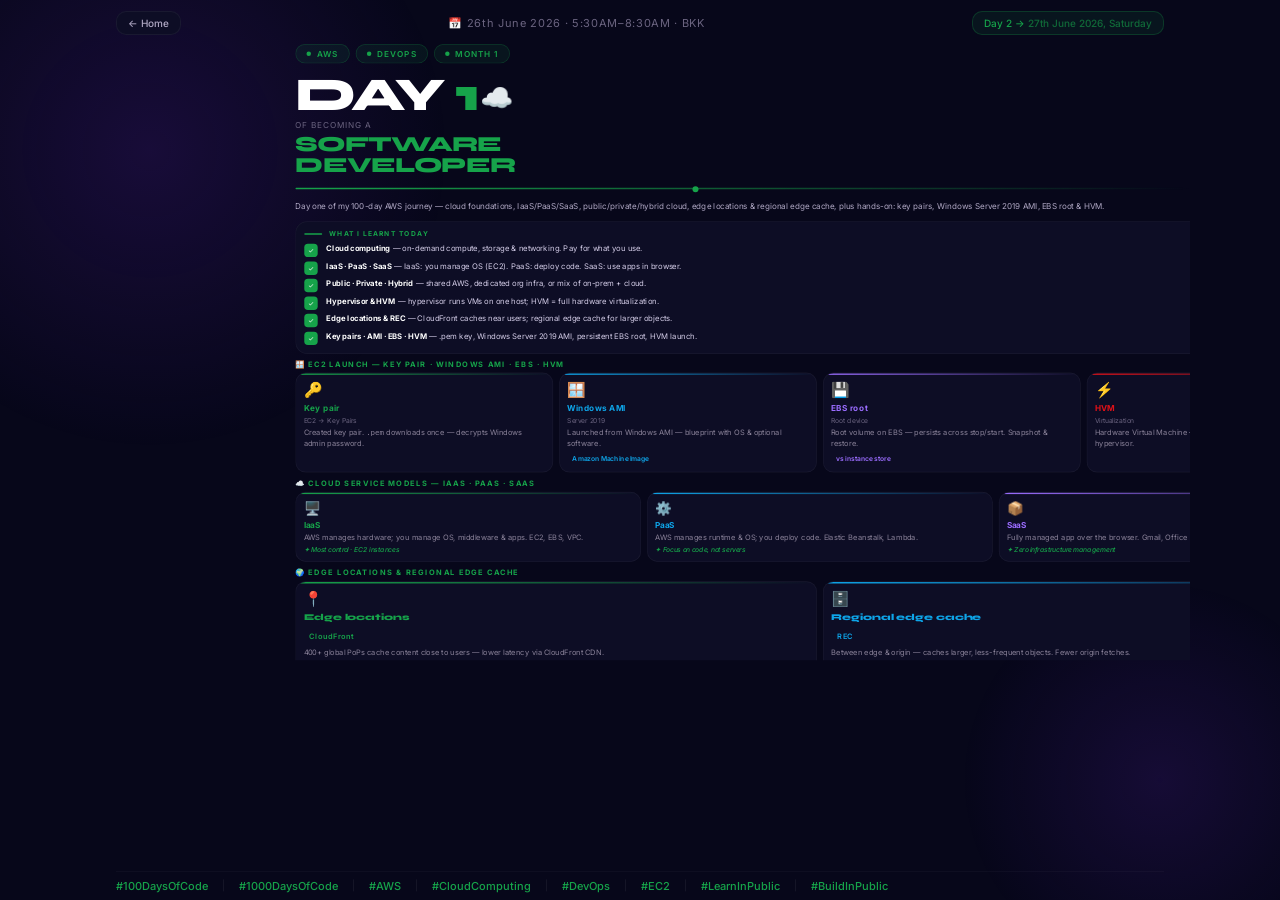
<file: days/day-001.html>
<!DOCTYPE html>
<html lang="en">
<head>
<meta charset="UTF-8">
<meta name="viewport" content="width=device-width, initial-scale=1.0, viewport-fit=cover">
<!--
  DAY TEMPLATE — copy this file to day-XXX.html and replace all PLACEHOLDER values.
  Pattern matches day-005.html (hero, badges, sections, cards, code, GLF, quote, hashtags).
  Color: set --c in :root per block (Python #16A34A, DevOps #D97706, Frontend #0EA5E9).
-->
<meta name="description" content="Day 1 of 1000 — Sumit Rawal learns AWS fundamentals: cloud models, edge locations, key pairs, Windows AMI, EBS, and HVM.">
<title>Day 1 · AWS Cloud Fundamentals · Sumit Rawal</title>
<link href="https://fonts.googleapis.com/css2?family=Inter:wght@300;400;500;600;700&family=Syne:wght@700;800&display=swap" rel="stylesheet">
<style>
*,*::before,*::after{box-sizing:border-box;margin:0;padding:0;}
body{background:#07071A;color:#fff;font-family:'Inter',sans-serif;-webkit-font-smoothing:antialiased;}
:root{--c:#16A34A;--purple:#9B6DFF;--grey:#B0A8C4;--dim:#6B6480;--bg2:#0D0D25;}

.glow-tl{position:fixed;width:600px;height:600px;background:radial-gradient(circle,#4C1D9540,transparent 70%);border-radius:50%;top:-150px;left:-150px;pointer-events:none;z-index:0;}
.glow-br{position:fixed;width:400px;height:400px;background:radial-gradient(circle,#6D28D925,transparent 70%);border-radius:50%;bottom:-80px;right:-80px;pointer-events:none;z-index:0;}

nav{position:sticky;top:0;z-index:100;background:#07071Aee;backdrop-filter:blur(12px);border-bottom:1px solid #ffffff0A;padding:0 32px;display:flex;align-items:center;justify-content:space-between;height:60px;}
.nav-left{display:flex;align-items:center;gap:12px;}
.nav-left img{width:34px;height:34px;border-radius:50%;border:2px solid var(--c);object-fit:cover;object-position:top;}
.nav-name{font-family:'Syne',sans-serif;font-weight:800;font-size:14px;}
.nav-right{display:flex;align-items:center;gap:16px;}
.back-btn{background:#ffffff08;border:1px solid #ffffff12;border-radius:8px;padding:6px 14px;font-size:11px;font-weight:500;color:var(--grey);text-decoration:none;transition:background 0.2s;}
.back-btn:hover{background:#ffffff14;color:#fff;}

.wrap{position:relative;z-index:1;max-width:900px;margin:0 auto;padding:36px 32px 60px;}

.day-nav{display:flex;justify-content:space-between;align-items:center;margin-bottom:28px;}
.day-nav a{background:var(--bg2);border:1px solid #ffffff0D;border-radius:10px;padding:10px 18px;font-size:12px;font-weight:500;color:var(--grey);text-decoration:none;transition:all 0.2s;}
.day-nav a:hover{border-color:#16A34A50;color:#fff;}
.day-nav .next{background:#16A34A18;border-color:#16A34A40;color:var(--c);}
.day-counter{font-size:11px;color:var(--dim);letter-spacing:0.06em;}

/* HERO */
.hero-grid{display:grid;grid-template-columns:1fr 240px;gap:32px;align-items:start;margin-bottom:32px;}
.day-badges{display:flex;flex-wrap:wrap;gap:8px;margin-bottom:16px;}
.day-badge{display:inline-flex;align-items:center;gap:8px;background:#16A34A18;border:1px solid #16A34A40;border-radius:100px;padding:5px 14px;font-size:11px;font-weight:600;color:var(--c);letter-spacing:0.12em;text-transform:uppercase;width:fit-content;}
.day-badge .dot{width:6px;height:6px;background:var(--c);border-radius:50%;}
.pulse{width:7px;height:7px;background:var(--c);border-radius:50%;animation:pulse 2s infinite;}
@keyframes pulse{0%,100%{opacity:1;transform:scale(1);}50%{opacity:0.5;transform:scale(1.4);}}
.day-num{font-family:'Syne',sans-serif;font-weight:800;font-size:88px;line-height:0.85;letter-spacing:-0.05em;margin-bottom:4px;}
.day-num .d{color:#fff;}.day-num .n{color:var(--c);}
.rocket{font-size:58px;vertical-align:middle;margin-left:4px;animation:launch 3s ease-in-out infinite;display:inline-block;}
@keyframes launch{0%,100%{transform:translateY(0) rotate(-10deg);}50%{transform:translateY(-8px) rotate(-10deg);}}
.of-text{font-size:13px;font-weight:400;color:var(--dim);letter-spacing:0.1em;text-transform:uppercase;margin-bottom:5px;margin-top:10px;}
.big-title{font-family:'Syne',sans-serif;font-size:44px;font-weight:800;line-height:0.92;letter-spacing:-0.03em;color:var(--c);text-transform:uppercase;margin-bottom:3px;}
.rule{width:100%;height:2px;background:linear-gradient(90deg,var(--c),transparent);margin:16px 0;border-radius:2px;position:relative;}
.rule::after{content:'';position:absolute;right:55%;top:-2px;width:8px;height:8px;background:var(--c);border-radius:50%;}
.summary{font-size:14px;line-height:1.75;color:var(--grey);}

.photo-card{background:#0F0F2A;border:1px solid #16A34A30;border-radius:20px;overflow:hidden;position:relative;}
.photo-card img{width:100%;aspect-ratio:1/1.1;object-fit:cover;object-position:center top;display:block;}
.photo-overlay{position:absolute;bottom:0;left:0;right:0;background:linear-gradient(0deg,#07071AF5 0%,transparent 60%);padding:18px 16px;}
.photo-name{font-family:'Syne',sans-serif;font-size:17px;font-weight:800;color:#fff;margin-bottom:2px;}
.photo-role{font-size:10px;color:var(--c);letter-spacing:0.08em;text-transform:uppercase;}
.pstars{position:absolute;top:12px;right:12px;display:flex;flex-direction:column;gap:5px;}
.pstar{width:4px;height:4px;background:var(--c);border-radius:50%;opacity:0.7;}
.pstar.big{width:6px;height:6px;opacity:1;}

/* SECTION LABELS */
.sec-label{display:flex;align-items:center;gap:10px;margin:28px 0 16px;}
.sec-line{flex:1;height:1px;background:linear-gradient(90deg,var(--c)50,transparent);}
.sec-title{font-size:10px;font-weight:700;color:var(--c);letter-spacing:0.18em;text-transform:uppercase;white-space:nowrap;}

/* CARDS */
.card{background:var(--bg2);border:1px solid #ffffff0D;border-radius:16px;padding:22px;margin-bottom:20px;}
.card-title{font-size:10px;font-weight:700;color:var(--c);letter-spacing:0.16em;text-transform:uppercase;margin-bottom:16px;display:flex;align-items:center;gap:10px;}
.card-title::before{content:'';flex:0 0 24px;height:2px;background:var(--c);border-radius:2px;}
.check-list{display:flex;flex-direction:column;gap:11px;}
.check-item{display:flex;align-items:flex-start;gap:12px;}
.check-icon{width:24px;height:24px;border-radius:7px;background:var(--c);display:flex;align-items:center;justify-content:center;flex-shrink:0;margin-top:1px;font-size:12px;}
.check-text{font-size:14px;color:#D4CDE8;line-height:1.6;}
.check-text strong{color:#fff;}

/* INSTANCE TYPE GRID */
.it-grid{display:grid;grid-template-columns:repeat(2,1fr);gap:14px;margin-bottom:20px;}
.it-card{background:var(--bg2);border:1px solid #ffffff0D;border-radius:14px;padding:18px 16px;position:relative;overflow:hidden;transition:border-color 0.2s;}
.it-card:hover{border-color:#16A34A40;}
.it-card::before{content:'';position:absolute;top:0;left:0;right:0;height:2px;background:linear-gradient(90deg,var(--bord,#16A34A),transparent);}
.it-icon{font-size:24px;margin-bottom:10px;display:block;}
.it-name{font-family:'Syne',sans-serif;font-size:14px;font-weight:800;color:var(--bord,#16A34A);margin-bottom:6px;}
.it-tag{display:inline-block;font-size:10px;font-weight:600;padding:2px 8px;border-radius:6px;background:var(--bord,#16A34A)18;color:var(--bord,#16A34A);border:1px solid var(--bord,#16A34A)35;margin-bottom:8px;letter-spacing:0.06em;}
.it-desc{font-size:12px;color:#8A8299;line-height:1.6;}
.it-use{font-size:11px;color:#16A34A;margin-top:6px;font-weight:500;}

/* STORAGE GRID */
.st-grid{display:grid;grid-template-columns:repeat(4,1fr);gap:12px;margin-bottom:20px;}
.st-card{background:var(--bg2);border:1px solid #ffffff0D;border-radius:14px;padding:16px 14px;position:relative;overflow:hidden;}
.st-card::before{content:'';position:absolute;top:0;left:0;right:0;height:2px;background:linear-gradient(90deg,var(--sc,#9B6DFF),transparent);}
.st-icon{font-size:26px;margin-bottom:10px;display:block;}
.st-name{font-size:12px;font-weight:700;color:var(--sc,#9B6DFF);margin-bottom:4px;letter-spacing:0.04em;}
.st-abbr{font-size:10px;color:var(--dim);margin-bottom:8px;}
.st-desc{font-size:11px;color:#8A8299;line-height:1.6;}
.st-tag{display:inline-block;font-size:9px;font-weight:600;padding:2px 7px;border-radius:5px;background:var(--sc,#9B6DFF)18;color:var(--sc,#9B6DFF);border:1px solid var(--sc,#9B6DFF)30;margin-top:7px;}

/* PLACEMENT / TENANCY 3-col */
.three-grid{display:grid;grid-template-columns:repeat(3,1fr);gap:14px;margin-bottom:20px;}
.three-card{background:var(--bg2);border:1px solid #ffffff0D;border-radius:14px;padding:18px 16px;position:relative;overflow:hidden;}
.three-card::before{content:'';position:absolute;top:0;left:0;right:0;height:2px;background:linear-gradient(90deg,var(--tc,#16A34A),transparent);}
.three-icon{font-size:22px;margin-bottom:9px;display:block;}
.three-name{font-size:13px;font-weight:700;color:var(--tc,#16A34A);margin-bottom:6px;}
.three-desc{font-size:11.5px;color:#8A8299;line-height:1.6;}
.three-use{font-size:10px;color:#16A34A;margin-top:6px;font-weight:500;font-style:italic;}

/* CODE */
.code-card{background:#0A0A1F;border:1px solid #ffffff0D;border-radius:16px;overflow:hidden;margin-bottom:20px;}
.code-hdr{background:#111128;padding:10px 16px;display:flex;align-items:center;gap:8px;border-bottom:1px solid #ffffff08;}
.dr{width:10px;height:10px;border-radius:50%;background:#FF5F57;}
.dy{width:10px;height:10px;border-radius:50%;background:#FEBC2E;}
.dg{width:10px;height:10px;border-radius:50%;background:#28C840;}
.fname{font-size:12px;color:#6B6480;margin-left:8px;}
.code-body{padding:18px 22px;font-family:'Courier New',monospace;font-size:12.5px;line-height:2;overflow-x:auto;}
.cl{color:#4D4A6E;}.ck{color:#FF79C6;}.cv{color:#8BE9FD;}.cs{color:#F1FA8C;}.cm{color:#16A34A;}.cw{color:#fff;}.cg{color:#50FA7B;}.cp{color:#C4A0FF;}

/* COMPARE TABLE */
.compare{width:100%;border-collapse:separate;border-spacing:0;margin-bottom:20px;font-size:12.5px;}
.compare th{background:#111128;color:var(--c);font-weight:600;padding:10px 14px;text-align:left;font-size:11px;letter-spacing:0.08em;text-transform:uppercase;border-bottom:1px solid #ffffff0D;}
.compare th:first-child{border-radius:10px 0 0 0;}.compare th:last-child{border-radius:0 10px 0 0;}
.compare td{padding:10px 14px;border-bottom:1px solid #ffffff07;color:#D4CDE8;vertical-align:top;line-height:1.5;}
.compare tr:last-child td{border-bottom:none;}
.compare tr:nth-child(even) td{background:#0D0D2510;}
.compare .tag{display:inline-block;font-size:10px;padding:2px 8px;border-radius:5px;font-weight:600;}
.tag-green{background:#16A34A18;color:#4ADE80;border:1px solid #16A34A35;}
.tag-blue{background:#0EA5E918;color:#38BDF8;border:1px solid #0EA5E935;}
.tag-orange{background:#16A34A18;color:#4ADE80;border:1px solid #16A34A35;}
.tag-red{background:#E1111818;color:#F87171;border:1px solid #E1111835;}

/* GLF ROW */
.glf{display:grid;grid-template-columns:repeat(3,1fr);gap:14px;margin-bottom:20px;}
.glf-card{background:var(--bg2);border:1px solid #ffffff0D;border-radius:14px;padding:16px;display:flex;align-items:flex-start;gap:10px;}
.glf-icon{font-size:20px;flex-shrink:0;margin-top:2px;}
.glf-label{font-size:10px;font-weight:700;color:var(--c);letter-spacing:0.12em;text-transform:uppercase;margin-bottom:5px;}
.glf-val{font-size:13px;color:#D4CDE8;font-weight:500;line-height:1.45;}

/* QUOTE */
.quote{background:linear-gradient(135deg,#13132E,#0F0F26);border:1px solid #16A34A30;border-radius:18px;padding:28px;margin-bottom:20px;display:grid;grid-template-columns:1fr auto;gap:24px;align-items:center;position:relative;overflow:hidden;}
.quote::before{content:'';position:absolute;bottom:-30px;right:-30px;width:160px;height:160px;background:radial-gradient(circle,#16A34A30,transparent 70%);border-radius:50%;}
.qmark{font-family:'Syne',sans-serif;font-size:72px;line-height:0.6;color:var(--c);margin-bottom:10px;display:block;}
.qtext{font-family:'Syne',sans-serif;font-size:18px;font-weight:700;color:#fff;line-height:1.4;}
.qtext em{font-style:normal;color:var(--c);}
.qvisual{display:flex;flex-direction:column;align-items:center;gap:10px;}
.rocket-big{font-size:46px;animation:launch 3s ease-in-out infinite;}
.code-tag{background:#16A34A18;border:1px solid #16A34A40;border-radius:10px;padding:10px 14px;font-size:20px;text-align:center;}

/* HASHTAGS */
.hashtags{border-top:1px solid #ffffff08;padding-top:20px;display:flex;flex-wrap:wrap;gap:6px 14px;}
.hashtag{font-size:11px;color:var(--c);font-weight:500;}
.ht-sep{color:#ffffff15;}

html,body{height:100%;overflow:hidden;}
@supports (height:100dvh){html,body{height:100dvh;}}
.wrap{max-width:1100px;padding:clamp(8px,1.2vh,18px) clamp(14px,2vw,28px) clamp(6px,0.8vh,12px);height:100%;display:flex;flex-direction:column;overflow:hidden;margin:0 auto;}
.day-nav{margin-bottom:clamp(6px,1vh,12px);flex-shrink:0;}
.day-nav a{padding:5px 11px;font-size:10px;}
.hero-grid{margin-bottom:clamp(8px,1.2vh,14px);flex-shrink:0;grid-template-columns:1fr 190px;gap:16px;}
.day-num{font-size:clamp(40px,7vh,68px);}
.rocket{font-size:clamp(24px,4vh,40px);}
.big-title{font-size:clamp(20px,3.2vh,34px);}
.of-text{font-size:11px;margin-top:6px;}
.summary{font-size:clamp(10px,1.2vh,12px);line-height:1.5;}
.photo-card{max-height:clamp(130px,20vh,175px);}
.photo-card img{aspect-ratio:1/1;}
.photo-name{font-size:14px;}
.sec-label{margin:clamp(6px,0.9vh,10px) 0 clamp(4px,0.6vh,8px);}
.card{padding:clamp(10px,1.2vh,14px);margin-bottom:clamp(6px,0.8vh,10px);}
.card-title{margin-bottom:clamp(6px,0.8vh,10px);font-size:9px;}
.check-list{gap:clamp(4px,0.5vh,7px);}
.check-text{font-size:clamp(10px,1.15vh,12px);line-height:1.4;}
.check-icon{width:18px;height:18px;font-size:9px;border-radius:5px;}
.st-grid,.three-grid,.it-grid{margin-bottom:clamp(6px,0.8vh,10px);gap:8px;}
.st-card,.three-card,.it-card{padding:10px;}
.st-icon{font-size:20px;margin-bottom:6px;}
.st-name{font-size:11px;}
.st-desc,.three-desc,.it-desc{font-size:10px;line-height:1.35;}
.st-abbr{font-size:9px;margin-bottom:4px;}
.three-icon{font-size:18px;margin-bottom:5px;}
.three-name{font-size:11px;margin-bottom:4px;}
.three-use,.it-use{font-size:9px;margin-top:4px;}
.it-icon{font-size:20px;margin-bottom:6px;}
.it-name{font-size:12px;}
.arrow-list{gap:6px;}
.arrow-item{font-size:clamp(10px,1.15vh,12px);}
.arrow-icon{width:18px;height:18px;font-size:9px;}
.hashtags{padding-top:clamp(6px,0.8vh,10px);flex-shrink:0;font-size:10px;}
.glf{margin-bottom:clamp(6px,0.8vh,10px);gap:8px;}
.glf-card{padding:10px 12px;}
.glf-val{font-size:clamp(10px,1.1vh,11px);line-height:1.4;}
#shotScale{flex:1;min-height:0;overflow:hidden;}

</style>
</head>
<body>
<div class="glow-tl"></div>
<div class="glow-br"></div>


<div class="wrap">
  <div class="day-nav">
    <a href="../index.html">← Home</a>
    <div class="day-counter">📅 26th June 2026 · 5:30AM–8:30AM · BKK</div>
    <a href="#" class="next">Day 2 → <span style="opacity:0.6;font-size:10px;">27th June 2026, Saturday</span></a>
  </div>

  <div id="shotScale">
  <div class="hero-grid">
    <div>
      <div class="day-badges">
        <div class="day-badge"><div class="dot pulse"></div>AWS</div>
        <div class="day-badge"><div class="dot"></div>DevOps</div>
        <div class="day-badge"><div class="dot"></div>Month 1</div>
      </div>
      <div class="day-num"><span class="d">DAY</span> <span class="n">1</span><span class="rocket">☁️</span></div>
      <div class="of-text">Of Becoming a</div>
      <div class="big-title">SOFTWARE</div>
      <div class="big-title">DEVELOPER</div>
      <div class="rule"></div>
      <p class="summary">
        Day one of my 100-day AWS journey — cloud foundations, IaaS/PaaS/SaaS, public/private/hybrid cloud,
        edge locations &amp; regional edge cache, plus hands-on: key pairs, Windows Server 2019 AMI, EBS root &amp; HVM.
      </p>
    </div>
    <div class="photo-card">
      <img src="[data-uri]" alt="Sumit Rawal">
      <div class="pstars">
        <div class="pstar big"></div><div class="pstar"></div>
        <div class="pstar big"></div><div class="pstar"></div>
      </div>
      <div class="photo-overlay">
        <div class="photo-name">Sumit Rawal</div>
        <div class="photo-role">AWS · FPO Cloud</div>
      </div>
    </div>
  </div>

  <div class="card">
    <div class="card-title">What I learnt today</div>
    <div class="check-list">
      <div class="check-item"><div class="check-icon">✓</div><div class="check-text"><strong>Cloud computing</strong> — on-demand compute, storage &amp; networking. Pay for what you use.</div></div>
      <div class="check-item"><div class="check-icon">✓</div><div class="check-text"><strong>IaaS · PaaS · SaaS</strong> — IaaS: you manage OS (EC2). PaaS: deploy code. SaaS: use apps in browser.</div></div>
      <div class="check-item"><div class="check-icon">✓</div><div class="check-text"><strong>Public · Private · Hybrid</strong> — shared AWS, dedicated org infra, or mix of on-prem + cloud.</div></div>
      <div class="check-item"><div class="check-icon">✓</div><div class="check-text"><strong>Hypervisor &amp; HVM</strong> — hypervisor runs VMs on one host; HVM = full hardware virtualization.</div></div>
      <div class="check-item"><div class="check-icon">✓</div><div class="check-text"><strong>Edge locations &amp; REC</strong> — CloudFront caches near users; regional edge cache for larger objects.</div></div>
      <div class="check-item"><div class="check-icon">✓</div><div class="check-text"><strong>Key pairs · AMI · EBS · HVM</strong> — .pem key, Windows Server 2019 AMI, persistent EBS root, HVM launch.</div></div>
    </div>
  </div>

  <div class="sec-label">
    <div class="sec-title">🪟 EC2 Launch — Key Pair · Windows AMI · EBS · HVM</div>
    <div class="sec-line"></div>
  </div>
  <div class="st-grid">
    <div class="st-card" style="--sc:#16A34A">
      <span class="st-icon">🔑</span>
      <div class="st-name">Key pair</div>
      <div class="st-abbr">EC2 → Key Pairs</div>
      <div class="st-desc">Created key pair. <code>.pem</code> downloads once — decrypts Windows admin password.</div>
    </div>
    <div class="st-card" style="--sc:#0EA5E9">
      <span class="st-icon">🪟</span>
      <div class="st-name">Windows AMI</div>
      <div class="st-abbr">Server 2019</div>
      <div class="st-desc">Launched from Windows AMI — blueprint with OS &amp; optional software.</div>
      <span class="st-tag">Amazon Machine Image</span>
    </div>
    <div class="st-card" style="--sc:#9B6DFF">
      <span class="st-icon">💾</span>
      <div class="st-name">EBS root</div>
      <div class="st-abbr">Root device</div>
      <div class="st-desc">Root volume on EBS — persists across stop/start. Snapshot &amp; restore.</div>
      <span class="st-tag">vs instance store</span>
    </div>
    <div class="st-card" style="--sc:#E11118">
      <span class="st-icon">⚡</span>
      <div class="st-name">HVM</div>
      <div class="st-abbr">Virtualization</div>
      <div class="st-desc">Hardware Virtual Machine — full hardware virtualization via hypervisor.</div>
    </div>
  </div>

  <div class="sec-label">
    <div class="sec-title">☁️ Cloud Service Models — IaaS · PaaS · SaaS</div>
    <div class="sec-line"></div>
  </div>
  <div class="three-grid">
    <div class="three-card" style="--tc:#16A34A">
      <span class="three-icon">🖥️</span>
      <div class="three-name">IaaS</div>
      <div class="three-desc">AWS manages hardware; you manage OS, middleware &amp; apps. EC2, EBS, VPC.</div>
      <div class="three-use">✦ Most control · EC2 instances</div>
    </div>
    <div class="three-card" style="--tc:#0EA5E9">
      <span class="three-icon">⚙️</span>
      <div class="three-name">PaaS</div>
      <div class="three-desc">AWS manages runtime &amp; OS; you deploy code. Elastic Beanstalk, Lambda.</div>
      <div class="three-use">✦ Focus on code, not servers</div>
    </div>
    <div class="three-card" style="--tc:#9B6DFF">
      <span class="three-icon">📦</span>
      <div class="three-name">SaaS</div>
      <div class="three-desc">Fully managed app over the browser. Gmail, Office 365, Salesforce.</div>
      <div class="three-use">✦ Zero infrastructure management</div>
    </div>
  </div>

  <div class="sec-label">
    <div class="sec-title">🌍 Edge Locations &amp; Regional Edge Cache</div>
    <div class="sec-line"></div>
  </div>
  <div class="it-grid">
    <div class="it-card" style="--bord:#16A34A">
      <span class="it-icon">📍</span>
      <div class="it-name">Edge locations</div>
      <span class="it-tag">CloudFront</span>
      <div class="it-desc">400+ global PoPs cache content close to users — lower latency via CloudFront CDN.</div>
      <div class="it-use">✦ Static &amp; dynamic content delivery</div>
    </div>
    <div class="it-card" style="--bord:#0EA5E9">
      <span class="it-icon">🗄️</span>
      <div class="it-name">Regional edge cache</div>
      <span class="it-tag">REC</span>
      <div class="it-desc">Between edge &amp; origin — caches larger, less-frequent objects. Fewer origin fetches.</div>
      <div class="it-use">✦ Extends CDN for infrequent content</div>
    </div>
  </div>

  <div class="sec-label">
    <div class="sec-title">🏗️ Cloud Deployment — Public · Private · Hybrid</div>
    <div class="sec-line"></div>
  </div>
  <div class="three-grid">
    <div class="three-card" style="--tc:#16A34A">
      <span class="three-icon">🌐</span>
      <div class="three-name">Public cloud</div>
      <div class="three-desc">AWS-owned shared infrastructure. Multi-tenant, scalable, global regions &amp; AZs.</div>
      <div class="three-use">✦ Default AWS model · EC2, S3, Lambda</div>
    </div>
    <div class="three-card" style="--tc:#E11118">
      <span class="three-icon">🔒</span>
      <div class="three-name">Private cloud</div>
      <div class="three-desc">Dedicated to one org — on-prem data center or AWS Outposts / dedicated hosts.</div>
      <div class="three-use">✦ Compliance, isolation &amp; full control</div>
    </div>
    <div class="three-card" style="--tc:#0EA5E9">
      <span class="three-icon">🔀</span>
      <div class="three-name">Hybrid cloud</div>
      <div class="three-desc">Connects on-premises with AWS via VPN or Direct Connect for gradual migration.</div>
      <div class="three-use">✦ Best of both — lift-and-shift over time</div>
    </div>
  </div>

  <div class="sec-label">
    <div class="sec-title">⚡ Hypervisor &amp; Virtualization</div>
    <div class="sec-line"></div>
  </div>
  <div class="card">
    <div class="check-list">
      <div class="check-item"><div class="check-icon">→</div><div class="check-text"><strong>Hypervisor</strong> — software on a physical host that runs multiple isolated VMs on shared hardware</div></div>
      <div class="check-item"><div class="check-icon">→</div><div class="check-text"><strong>Type 1 (bare metal)</strong> — runs directly on hardware (e.g. Xen on EC2). <strong>Type 2</strong> — runs on an OS</div></div>
      <div class="check-item"><div class="check-icon">→</div><div class="check-text"><strong>HVM vs PV</strong> — HVM = full hardware virtualization (default). PV = paravirtualization (legacy)</div></div>
    </div>
  </div>

  <div class="glf">
    <div class="glf-card">
      <span class="glf-icon">🌏</span>
      <div>
        <div class="glf-label">Regions &amp; AZs</div>
        <div class="glf-val">Region = geographic area. AZ = isolated data center within a region for high availability.</div>
      </div>
    </div>
    <div class="glf-card">
      <span class="glf-icon">💳</span>
      <div>
        <div class="glf-label">Pay-as-you-go</div>
        <div class="glf-val">No upfront cost — pay only for compute, storage &amp; networking you actually consume.</div>
      </div>
    </div>
    <div class="glf-card">
      <span class="glf-icon">🛡️</span>
      <div>
        <div class="glf-label">Shared responsibility</div>
        <div class="glf-val">AWS secures the cloud. You secure what&apos;s in the cloud — OS, data, apps &amp; access.</div>
      </div>
    </div>
  </div>

  </div><!-- /shotScale -->

  <div class="hashtags">
    <span class="hashtag">#100DaysOfCode</span><span class="ht-sep">|</span>
    <span class="hashtag">#1000DaysOfCode</span><span class="ht-sep">|</span>
    <span class="hashtag">#AWS</span><span class="ht-sep">|</span>
    <span class="hashtag">#CloudComputing</span><span class="ht-sep">|</span>
    <span class="hashtag">#DevOps</span><span class="ht-sep">|</span>
    <span class="hashtag">#EC2</span><span class="ht-sep">|</span>
    <span class="hashtag">#LearnInPublic</span><span class="ht-sep">|</span>
    <span class="hashtag">#BuildInPublic</span>
  </div>

</div>

<script>
(function(){
  function fit(){
    var el=document.getElementById('shotScale');
    var wrap=document.querySelector('.wrap');
    if(!el||!wrap)return;
    el.style.transform='none';el.style.width='100%';
    requestAnimationFrame(function(){
      var tags=document.querySelector('.hashtags');
      var tagH=tags?tags.offsetHeight:0;
      var nav=document.querySelector('.day-nav');
      var navH=nav?nav.offsetHeight:0;
      var avail=wrap.clientHeight-tagH-navH-6;
      var need=el.scrollHeight;
      if(need>avail){
        var s=Math.max(0.62,avail/need);
        el.style.transform='scale('+s+')';
        el.style.transformOrigin='top center';
        el.style.width=(100/s)+'%';
      }
    });
  }
  fit();window.addEventListener('resize',fit);window.addEventListener('load',fit);
  if(document.fonts&&document.fonts.ready)document.fonts.ready.then(fit);
})();
</script>

</body>
</html>
</file>
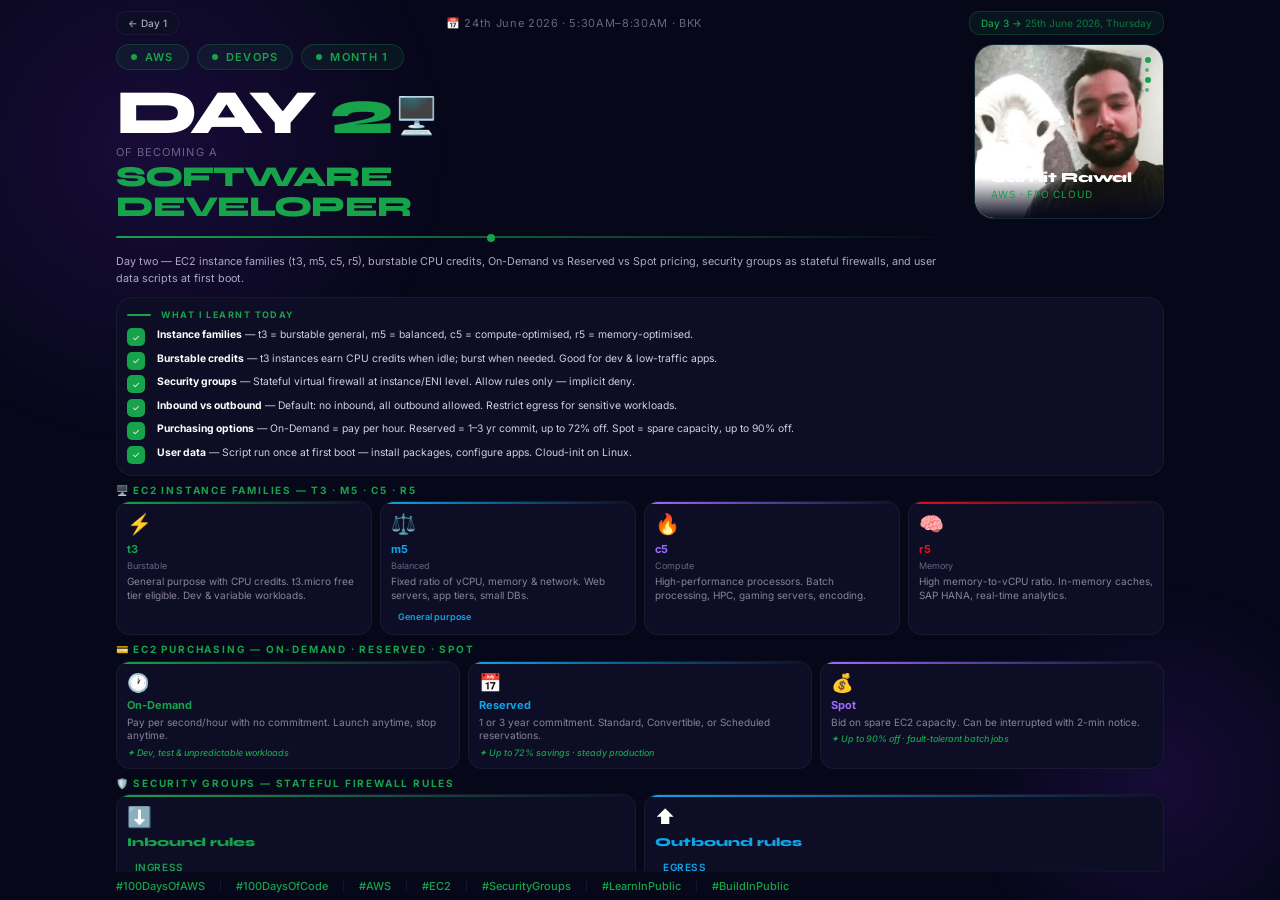
<file: days/day-002.html>
<!DOCTYPE html>
<html lang="en">
<head>
<meta charset="UTF-8">
<meta name="viewport" content="width=device-width, initial-scale=1.0, viewport-fit=cover">
<!--
  DAY TEMPLATE — copy this file to day-XXX.html and replace all PLACEHOLDER values.
  Pattern matches day-005.html (hero, badges, sections, cards, code, GLF, quote, hashtags).
  Color: set --c in :root per block (Python #16A34A, DevOps #D97706, Frontend #0EA5E9).
-->
<meta name="description" content="Day 2 of 100 — EC2 instance families, purchasing options, security groups, and user data scripts.">
<title>Day 2 · EC2 Instance Types & Security Groups · Sumit Rawal</title>
<link href="https://fonts.googleapis.com/css2?family=Inter:wght@300;400;500;600;700&family=Syne:wght@700;800&display=swap" rel="stylesheet">
<style>
*,*::before,*::after{box-sizing:border-box;margin:0;padding:0;}
body{background:#07071A;color:#fff;font-family:'Inter',sans-serif;-webkit-font-smoothing:antialiased;}
:root{--c:#16A34A;--purple:#9B6DFF;--grey:#B0A8C4;--dim:#6B6480;--bg2:#0D0D25;}

.glow-tl{position:fixed;width:600px;height:600px;background:radial-gradient(circle,#4C1D9540,transparent 70%);border-radius:50%;top:-150px;left:-150px;pointer-events:none;z-index:0;}
.glow-br{position:fixed;width:400px;height:400px;background:radial-gradient(circle,#6D28D925,transparent 70%);border-radius:50%;bottom:-80px;right:-80px;pointer-events:none;z-index:0;}

nav{position:sticky;top:0;z-index:100;background:#07071Aee;backdrop-filter:blur(12px);border-bottom:1px solid #ffffff0A;padding:0 32px;display:flex;align-items:center;justify-content:space-between;height:60px;}
.nav-left{display:flex;align-items:center;gap:12px;}
.nav-left img{width:34px;height:34px;border-radius:50%;border:2px solid var(--c);object-fit:cover;object-position:top;}
.nav-name{font-family:'Syne',sans-serif;font-weight:800;font-size:14px;}
.nav-right{display:flex;align-items:center;gap:16px;}
.back-btn{background:#ffffff08;border:1px solid #ffffff12;border-radius:8px;padding:6px 14px;font-size:11px;font-weight:500;color:var(--grey);text-decoration:none;transition:background 0.2s;}
.back-btn:hover{background:#ffffff14;color:#fff;}

.wrap{position:relative;z-index:1;max-width:900px;margin:0 auto;padding:36px 32px 60px;}

.day-nav{display:flex;justify-content:space-between;align-items:center;margin-bottom:28px;}
.day-nav a{background:var(--bg2);border:1px solid #ffffff0D;border-radius:10px;padding:10px 18px;font-size:12px;font-weight:500;color:var(--grey);text-decoration:none;transition:all 0.2s;}
.day-nav a:hover{border-color:#16A34A50;color:#fff;}
.day-nav .next{background:#16A34A18;border-color:#16A34A40;color:var(--c);}
.day-counter{font-size:11px;color:var(--dim);letter-spacing:0.06em;}

/* HERO */
.hero-grid{display:grid;grid-template-columns:1fr 240px;gap:32px;align-items:start;margin-bottom:32px;}
.day-badges{display:flex;flex-wrap:wrap;gap:8px;margin-bottom:16px;}
.day-badge{display:inline-flex;align-items:center;gap:8px;background:#16A34A18;border:1px solid #16A34A40;border-radius:100px;padding:5px 14px;font-size:11px;font-weight:600;color:var(--c);letter-spacing:0.12em;text-transform:uppercase;width:fit-content;}
.day-badge .dot{width:6px;height:6px;background:var(--c);border-radius:50%;}
.pulse{width:7px;height:7px;background:var(--c);border-radius:50%;animation:pulse 2s infinite;}
@keyframes pulse{0%,100%{opacity:1;transform:scale(1);}50%{opacity:0.5;transform:scale(1.4);}}
.day-num{font-family:'Syne',sans-serif;font-weight:800;font-size:88px;line-height:0.85;letter-spacing:-0.05em;margin-bottom:4px;}
.day-num .d{color:#fff;}.day-num .n{color:var(--c);}
.rocket{font-size:58px;vertical-align:middle;margin-left:4px;animation:launch 3s ease-in-out infinite;display:inline-block;}
@keyframes launch{0%,100%{transform:translateY(0) rotate(-10deg);}50%{transform:translateY(-8px) rotate(-10deg);}}
.of-text{font-size:13px;font-weight:400;color:var(--dim);letter-spacing:0.1em;text-transform:uppercase;margin-bottom:5px;margin-top:10px;}
.big-title{font-family:'Syne',sans-serif;font-size:44px;font-weight:800;line-height:0.92;letter-spacing:-0.03em;color:var(--c);text-transform:uppercase;margin-bottom:3px;}
.rule{width:100%;height:2px;background:linear-gradient(90deg,var(--c),transparent);margin:16px 0;border-radius:2px;position:relative;}
.rule::after{content:'';position:absolute;right:55%;top:-2px;width:8px;height:8px;background:var(--c);border-radius:50%;}
.summary{font-size:14px;line-height:1.75;color:var(--grey);}

.photo-card{background:#0F0F2A;border:1px solid #16A34A30;border-radius:20px;overflow:hidden;position:relative;}
.photo-card img{width:100%;aspect-ratio:1/1.1;object-fit:cover;object-position:center top;display:block;}
.photo-overlay{position:absolute;bottom:0;left:0;right:0;background:linear-gradient(0deg,#07071AF5 0%,transparent 60%);padding:18px 16px;}
.photo-name{font-family:'Syne',sans-serif;font-size:17px;font-weight:800;color:#fff;margin-bottom:2px;}
.photo-role{font-size:10px;color:var(--c);letter-spacing:0.08em;text-transform:uppercase;}
.pstars{position:absolute;top:12px;right:12px;display:flex;flex-direction:column;gap:5px;}
.pstar{width:4px;height:4px;background:var(--c);border-radius:50%;opacity:0.7;}
.pstar.big{width:6px;height:6px;opacity:1;}

/* SECTION LABELS */
.sec-label{display:flex;align-items:center;gap:10px;margin:28px 0 16px;}
.sec-line{flex:1;height:1px;background:linear-gradient(90deg,var(--c)50,transparent);}
.sec-title{font-size:10px;font-weight:700;color:var(--c);letter-spacing:0.18em;text-transform:uppercase;white-space:nowrap;}

/* CARDS */
.card{background:var(--bg2);border:1px solid #ffffff0D;border-radius:16px;padding:22px;margin-bottom:20px;}
.card-title{font-size:10px;font-weight:700;color:var(--c);letter-spacing:0.16em;text-transform:uppercase;margin-bottom:16px;display:flex;align-items:center;gap:10px;}
.card-title::before{content:'';flex:0 0 24px;height:2px;background:var(--c);border-radius:2px;}
.check-list{display:flex;flex-direction:column;gap:11px;}
.check-item{display:flex;align-items:flex-start;gap:12px;}
.check-icon{width:24px;height:24px;border-radius:7px;background:var(--c);display:flex;align-items:center;justify-content:center;flex-shrink:0;margin-top:1px;font-size:12px;}
.check-text{font-size:14px;color:#D4CDE8;line-height:1.6;}
.check-text strong{color:#fff;}

/* INSTANCE TYPE GRID */
.it-grid{display:grid;grid-template-columns:repeat(2,1fr);gap:14px;margin-bottom:20px;}
.it-card{background:var(--bg2);border:1px solid #ffffff0D;border-radius:14px;padding:18px 16px;position:relative;overflow:hidden;transition:border-color 0.2s;}
.it-card:hover{border-color:#16A34A40;}
.it-card::before{content:'';position:absolute;top:0;left:0;right:0;height:2px;background:linear-gradient(90deg,var(--bord,#16A34A),transparent);}
.it-icon{font-size:24px;margin-bottom:10px;display:block;}
.it-name{font-family:'Syne',sans-serif;font-size:14px;font-weight:800;color:var(--bord,#16A34A);margin-bottom:6px;}
.it-tag{display:inline-block;font-size:10px;font-weight:600;padding:2px 8px;border-radius:6px;background:var(--bord,#16A34A)18;color:var(--bord,#16A34A);border:1px solid var(--bord,#16A34A)35;margin-bottom:8px;letter-spacing:0.06em;}
.it-desc{font-size:12px;color:#8A8299;line-height:1.6;}
.it-use{font-size:11px;color:#16A34A;margin-top:6px;font-weight:500;}

/* STORAGE GRID */
.st-grid{display:grid;grid-template-columns:repeat(4,1fr);gap:12px;margin-bottom:20px;}
.st-card{background:var(--bg2);border:1px solid #ffffff0D;border-radius:14px;padding:16px 14px;position:relative;overflow:hidden;}
.st-card::before{content:'';position:absolute;top:0;left:0;right:0;height:2px;background:linear-gradient(90deg,var(--sc,#9B6DFF),transparent);}
.st-icon{font-size:26px;margin-bottom:10px;display:block;}
.st-name{font-size:12px;font-weight:700;color:var(--sc,#9B6DFF);margin-bottom:4px;letter-spacing:0.04em;}
.st-abbr{font-size:10px;color:var(--dim);margin-bottom:8px;}
.st-desc{font-size:11px;color:#8A8299;line-height:1.6;}
.st-tag{display:inline-block;font-size:9px;font-weight:600;padding:2px 7px;border-radius:5px;background:var(--sc,#9B6DFF)18;color:var(--sc,#9B6DFF);border:1px solid var(--sc,#9B6DFF)30;margin-top:7px;}

/* PLACEMENT / TENANCY 3-col */
.three-grid{display:grid;grid-template-columns:repeat(3,1fr);gap:14px;margin-bottom:20px;}
.three-card{background:var(--bg2);border:1px solid #ffffff0D;border-radius:14px;padding:18px 16px;position:relative;overflow:hidden;}
.three-card::before{content:'';position:absolute;top:0;left:0;right:0;height:2px;background:linear-gradient(90deg,var(--tc,#16A34A),transparent);}
.three-icon{font-size:22px;margin-bottom:9px;display:block;}
.three-name{font-size:13px;font-weight:700;color:var(--tc,#16A34A);margin-bottom:6px;}
.three-desc{font-size:11.5px;color:#8A8299;line-height:1.6;}
.three-use{font-size:10px;color:#16A34A;margin-top:6px;font-weight:500;font-style:italic;}

/* CODE */
.code-card{background:#0A0A1F;border:1px solid #ffffff0D;border-radius:16px;overflow:hidden;margin-bottom:20px;}
.code-hdr{background:#111128;padding:10px 16px;display:flex;align-items:center;gap:8px;border-bottom:1px solid #ffffff08;}
.dr{width:10px;height:10px;border-radius:50%;background:#FF5F57;}
.dy{width:10px;height:10px;border-radius:50%;background:#FEBC2E;}
.dg{width:10px;height:10px;border-radius:50%;background:#28C840;}
.fname{font-size:12px;color:#6B6480;margin-left:8px;}
.code-body{padding:18px 22px;font-family:'Courier New',monospace;font-size:12.5px;line-height:2;overflow-x:auto;}
.cl{color:#4D4A6E;}.ck{color:#FF79C6;}.cv{color:#8BE9FD;}.cs{color:#F1FA8C;}.cm{color:#16A34A;}.cw{color:#fff;}.cg{color:#50FA7B;}.cp{color:#C4A0FF;}

/* COMPARE TABLE */
.compare{width:100%;border-collapse:separate;border-spacing:0;margin-bottom:20px;font-size:12.5px;}
.compare th{background:#111128;color:var(--c);font-weight:600;padding:10px 14px;text-align:left;font-size:11px;letter-spacing:0.08em;text-transform:uppercase;border-bottom:1px solid #ffffff0D;}
.compare th:first-child{border-radius:10px 0 0 0;}.compare th:last-child{border-radius:0 10px 0 0;}
.compare td{padding:10px 14px;border-bottom:1px solid #ffffff07;color:#D4CDE8;vertical-align:top;line-height:1.5;}
.compare tr:last-child td{border-bottom:none;}
.compare tr:nth-child(even) td{background:#0D0D2510;}
.compare .tag{display:inline-block;font-size:10px;padding:2px 8px;border-radius:5px;font-weight:600;}
.tag-green{background:#16A34A18;color:#4ADE80;border:1px solid #16A34A35;}
.tag-blue{background:#0EA5E918;color:#38BDF8;border:1px solid #0EA5E935;}
.tag-orange{background:#16A34A18;color:#4ADE80;border:1px solid #16A34A35;}
.tag-red{background:#E1111818;color:#F87171;border:1px solid #E1111835;}

/* GLF ROW */
.glf{display:grid;grid-template-columns:repeat(3,1fr);gap:14px;margin-bottom:20px;}
.glf-card{background:var(--bg2);border:1px solid #ffffff0D;border-radius:14px;padding:16px;display:flex;align-items:flex-start;gap:10px;}
.glf-icon{font-size:20px;flex-shrink:0;margin-top:2px;}
.glf-label{font-size:10px;font-weight:700;color:var(--c);letter-spacing:0.12em;text-transform:uppercase;margin-bottom:5px;}
.glf-val{font-size:13px;color:#D4CDE8;font-weight:500;line-height:1.45;}

/* QUOTE */
.quote{background:linear-gradient(135deg,#13132E,#0F0F26);border:1px solid #16A34A30;border-radius:18px;padding:28px;margin-bottom:20px;display:grid;grid-template-columns:1fr auto;gap:24px;align-items:center;position:relative;overflow:hidden;}
.quote::before{content:'';position:absolute;bottom:-30px;right:-30px;width:160px;height:160px;background:radial-gradient(circle,#16A34A30,transparent 70%);border-radius:50%;}
.qmark{font-family:'Syne',sans-serif;font-size:72px;line-height:0.6;color:var(--c);margin-bottom:10px;display:block;}
.qtext{font-family:'Syne',sans-serif;font-size:18px;font-weight:700;color:#fff;line-height:1.4;}
.qtext em{font-style:normal;color:var(--c);}
.qvisual{display:flex;flex-direction:column;align-items:center;gap:10px;}
.rocket-big{font-size:46px;animation:launch 3s ease-in-out infinite;}
.code-tag{background:#16A34A18;border:1px solid #16A34A40;border-radius:10px;padding:10px 14px;font-size:20px;text-align:center;}

/* HASHTAGS */
.hashtags{border-top:1px solid #ffffff08;padding-top:20px;display:flex;flex-wrap:wrap;gap:6px 14px;}
.hashtag{font-size:11px;color:var(--c);font-weight:500;}
.ht-sep{color:#ffffff15;}

html,body{height:100%;overflow:hidden;}
@supports (height:100dvh){html,body{height:100dvh;}}
.wrap{max-width:1100px;padding:clamp(8px,1.2vh,18px) clamp(14px,2vw,28px) clamp(6px,0.8vh,12px);height:100%;display:flex;flex-direction:column;overflow:hidden;margin:0 auto;}
.day-nav{margin-bottom:clamp(6px,1vh,12px);flex-shrink:0;}
.day-nav a{padding:5px 11px;font-size:10px;}
.hero-grid{margin-bottom:clamp(8px,1.2vh,14px);flex-shrink:0;grid-template-columns:1fr 190px;gap:16px;}
.day-num{font-size:clamp(40px,7vh,68px);}
.rocket{font-size:clamp(24px,4vh,40px);}
.big-title{font-size:clamp(20px,3.2vh,34px);}
.of-text{font-size:11px;margin-top:6px;}
.summary{font-size:clamp(10px,1.2vh,12px);line-height:1.5;}
.photo-card{max-height:clamp(130px,20vh,175px);}
.photo-card img{aspect-ratio:1/1;}
.photo-name{font-size:14px;}
.sec-label{margin:clamp(6px,0.9vh,10px) 0 clamp(4px,0.6vh,8px);}
.card{padding:clamp(10px,1.2vh,14px);margin-bottom:clamp(6px,0.8vh,10px);}
.card-title{margin-bottom:clamp(6px,0.8vh,10px);font-size:9px;}
.check-list{gap:clamp(4px,0.5vh,7px);}
.check-text{font-size:clamp(10px,1.15vh,12px);line-height:1.4;}
.check-icon{width:18px;height:18px;font-size:9px;border-radius:5px;}
.st-grid,.three-grid,.it-grid{margin-bottom:clamp(6px,0.8vh,10px);gap:8px;}
.st-card,.three-card,.it-card{padding:10px;}
.st-icon{font-size:20px;margin-bottom:6px;}
.st-name{font-size:11px;}
.st-desc,.three-desc,.it-desc{font-size:10px;line-height:1.35;}
.st-abbr{font-size:9px;margin-bottom:4px;}
.three-icon{font-size:18px;margin-bottom:5px;}
.three-name{font-size:11px;margin-bottom:4px;}
.three-use,.it-use{font-size:9px;margin-top:4px;}
.it-icon{font-size:20px;margin-bottom:6px;}
.it-name{font-size:12px;}
.arrow-list{gap:6px;}
.arrow-item{font-size:clamp(10px,1.15vh,12px);}
.arrow-icon{width:18px;height:18px;font-size:9px;}
.hashtags{padding-top:clamp(6px,0.8vh,10px);flex-shrink:0;font-size:10px;}
.glf{margin-bottom:clamp(6px,0.8vh,10px);gap:8px;}
.glf-card{padding:10px 12px;}
.glf-val{font-size:clamp(10px,1.1vh,11px);line-height:1.4;}
.wrap>.hero-grid{flex-shrink:0;}
#shotScale{flex:1;min-height:0;overflow:hidden;}

</style>
</head>
<body>
<div class="glow-tl"></div>
<div class="glow-br"></div>


<div class="wrap">
  <div class="day-nav">
    <a href="day-001.html">← Day 1</a>
    <div class="day-counter">📅 24th June 2026 · 5:30AM–8:30AM · BKK</div>
    <a href="day-003.html" class="next">Day 3 → <span style="opacity:0.6;font-size:10px;">25th June 2026, Thursday</span></a>
  </div>

  <div class="hero-grid">
    <div>
      <div class="day-badges">
        <div class="day-badge"><div class="dot pulse"></div>AWS</div>
        <div class="day-badge"><div class="dot"></div>DevOps</div>
        <div class="day-badge"><div class="dot"></div>Month 1</div>
      </div>
      <div class="day-num"><span class="d">DAY</span> <span class="n">2</span><span class="rocket">🖥️</span></div>
      <div class="of-text">Of Becoming a</div>
      <div class="big-title">SOFTWARE</div>
      <div class="big-title">DEVELOPER</div>
      <div class="rule"></div>
      <p class="summary">
        Day two — EC2 instance families (t3, m5, c5, r5), burstable CPU credits, On-Demand vs Reserved vs Spot pricing, security groups as stateful firewalls, and user data scripts at first boot.
      </p>
    </div>
    <div class="photo-card">
      <img src="[data-uri]" alt="Sumit Rawal">
      <div class="pstars">
        <div class="pstar big"></div><div class="pstar"></div>
        <div class="pstar big"></div><div class="pstar"></div>
      </div>
      <div class="photo-overlay">
        <div class="photo-name">Sumit Rawal</div>
        <div class="photo-role">AWS · FPO Cloud</div>
      </div>
    </div>
  </div>


  <div id="shotScale">

  <div class="card">
    <div class="card-title">What I learnt today</div>
    <div class="check-list">
      <div class="check-item"><div class="check-icon">✓</div><div class="check-text"><strong>Instance families</strong> — t3 = burstable general, m5 = balanced, c5 = compute-optimised, r5 = memory-optimised.</div></div>
      <div class="check-item"><div class="check-icon">✓</div><div class="check-text"><strong>Burstable credits</strong> — t3 instances earn CPU credits when idle; burst when needed. Good for dev &amp; low-traffic apps.</div></div>
      <div class="check-item"><div class="check-icon">✓</div><div class="check-text"><strong>Security groups</strong> — Stateful virtual firewall at instance/ENI level. Allow rules only — implicit deny.</div></div>
      <div class="check-item"><div class="check-icon">✓</div><div class="check-text"><strong>Inbound vs outbound</strong> — Default: no inbound, all outbound allowed. Restrict egress for sensitive workloads.</div></div>
      <div class="check-item"><div class="check-icon">✓</div><div class="check-text"><strong>Purchasing options</strong> — On-Demand = pay per hour. Reserved = 1–3 yr commit, up to 72% off. Spot = spare capacity, up to 90% off.</div></div>
      <div class="check-item"><div class="check-icon">✓</div><div class="check-text"><strong>User data</strong> — Script run once at first boot — install packages, configure apps. Cloud-init on Linux.</div></div>
    </div>
  </div>

  <div class="sec-label">
    <div class="sec-title">🖥️ EC2 Instance Families — t3 · m5 · c5 · r5</div>
    <div class="sec-line"></div>
  </div>
  <div class="st-grid">
    <div class="st-card" style="--sc:#16A34A">
      <span class="st-icon">⚡</span>
      <div class="st-name">t3</div>
      <div class="st-abbr">Burstable</div>
      <div class="st-desc">General purpose with CPU credits. t3.micro free tier eligible. Dev &amp; variable workloads.</div>
    </div>
    <div class="st-card" style="--sc:#0EA5E9">
      <span class="st-icon">⚖️</span>
      <div class="st-name">m5</div>
      <div class="st-abbr">Balanced</div>
      <div class="st-desc">Fixed ratio of vCPU, memory &amp; network. Web servers, app tiers, small DBs.</div>
      <span class="st-tag">General purpose</span>
    </div>
    <div class="st-card" style="--sc:#9B6DFF">
      <span class="st-icon">🔥</span>
      <div class="st-name">c5</div>
      <div class="st-abbr">Compute</div>
      <div class="st-desc">High-performance processors. Batch processing, HPC, gaming servers, encoding.</div>
    </div>
    <div class="st-card" style="--sc:#E11118">
      <span class="st-icon">🧠</span>
      <div class="st-name">r5</div>
      <div class="st-abbr">Memory</div>
      <div class="st-desc">High memory-to-vCPU ratio. In-memory caches, SAP HANA, real-time analytics.</div>
    </div>
  </div>

  <div class="sec-label">
    <div class="sec-title">💳 EC2 Purchasing — On-Demand · Reserved · Spot</div>
    <div class="sec-line"></div>
  </div>
  <div class="three-grid">
    <div class="three-card" style="--tc:#16A34A">
      <span class="three-icon">🕐</span>
      <div class="three-name">On-Demand</div>
      <div class="three-desc">Pay per second/hour with no commitment. Launch anytime, stop anytime.</div>
      <div class="three-use">✦ Dev, test &amp; unpredictable workloads</div>
    </div>
    <div class="three-card" style="--tc:#0EA5E9">
      <span class="three-icon">📅</span>
      <div class="three-name">Reserved</div>
      <div class="three-desc">1 or 3 year commitment. Standard, Convertible, or Scheduled reservations.</div>
      <div class="three-use">✦ Up to 72% savings · steady production</div>
    </div>
    <div class="three-card" style="--tc:#9B6DFF">
      <span class="three-icon">💰</span>
      <div class="three-name">Spot</div>
      <div class="three-desc">Bid on spare EC2 capacity. Can be interrupted with 2-min notice.</div>
      <div class="three-use">✦ Up to 90% off · fault-tolerant batch jobs</div>
    </div>
  </div>

  <div class="sec-label">
    <div class="sec-title">🛡️ Security Groups — Stateful Firewall Rules</div>
    <div class="sec-line"></div>
  </div>
  <div class="it-grid">
    <div class="it-card" style="--bord:#16A34A">
      <span class="it-icon">⬇️</span>
      <div class="it-name">Inbound rules</div>
      <span class="it-tag">INGRESS</span>
      <div class="it-desc">Control traffic coming IN to the instance. e.g. allow TCP 443 from 0.0.0.0/0 for HTTPS.</div>
      <div class="it-use">✦ Least privilege — restrict source IPs</div>
    </div>
    <div class="it-card" style="--bord:#0EA5E9">
      <span class="it-icon">⬆️</span>
      <div class="it-name">Outbound rules</div>
      <span class="it-tag">EGRESS</span>
      <div class="it-desc">Control traffic going OUT. Default allows all outbound. Lock down for compliance workloads.</div>
      <div class="it-use">✦ Return traffic auto-allowed (stateful)</div>
    </div>
  </div>

  <div class="glf">
    <div class="glf-card">
      <span class="glf-icon">🔒</span>
      <div>
        <div class="glf-label">Stateful SG</div>
        <div class="glf-val">If inbound is allowed, return traffic is automatically allowed back out.</div>
      </div>
    </div>
    <div class="glf-card">
      <span class="glf-icon">📊</span>
      <div>
        <div class="glf-label">CloudWatch</div>
        <div class="glf-val">Monitor CPU, network &amp; disk metrics. Set alarms to scale or notify.</div>
      </div>
    </div>
    <div class="glf-card">
      <span class="glf-icon">🚀</span>
      <div>
        <div class="glf-label">User data &amp; lifecycle</div>
        <div class="glf-val">Pending → Running → Stopped. User data script runs once at first boot via cloud-init.</div>
      </div>
    </div>
  </div>

  </div><!-- /shotScale -->
  <div class="hashtags">
    <span class="hashtag">#100DaysOfAWS</span><span class="ht-sep">|</span>
    <span class="hashtag">#100DaysOfCode</span><span class="ht-sep">|</span>
    <span class="hashtag">#AWS</span><span class="ht-sep">|</span>
    <span class="hashtag">#EC2</span><span class="ht-sep">|</span>
    <span class="hashtag">#SecurityGroups</span><span class="ht-sep">|</span>
    <span class="hashtag">#LearnInPublic</span><span class="ht-sep">|</span>
    <span class="hashtag">#BuildInPublic</span>
  </div>

</div>

<script>
(function(){
  function fit(){
    var el=document.getElementById('shotScale');
    var wrap=document.querySelector('.wrap');
    if(!el||!wrap)return;
    el.style.transform='none';el.style.width='100%';
    requestAnimationFrame(function(){
      var tags=document.querySelector('.hashtags');
      var tagH=tags?tags.offsetHeight:0;
      var nav=document.querySelector('.day-nav');
      var navH=nav?nav.offsetHeight:0;
      var avail=wrap.clientHeight-tagH-navH-6;
      var need=el.scrollHeight;
      if(need>avail){
        var s=Math.max(0.62,avail/need);
        el.style.transform='scale('+s+')';
        el.style.transformOrigin='top center';
        el.style.width=(100/s)+'%';
      }
    });
  }
  fit();window.addEventListener('resize',fit);window.addEventListener('load',fit);
  if(document.fonts&&document.fonts.ready)document.fonts.ready.then(fit);
})();
</script>

</body>
</html>
</file>
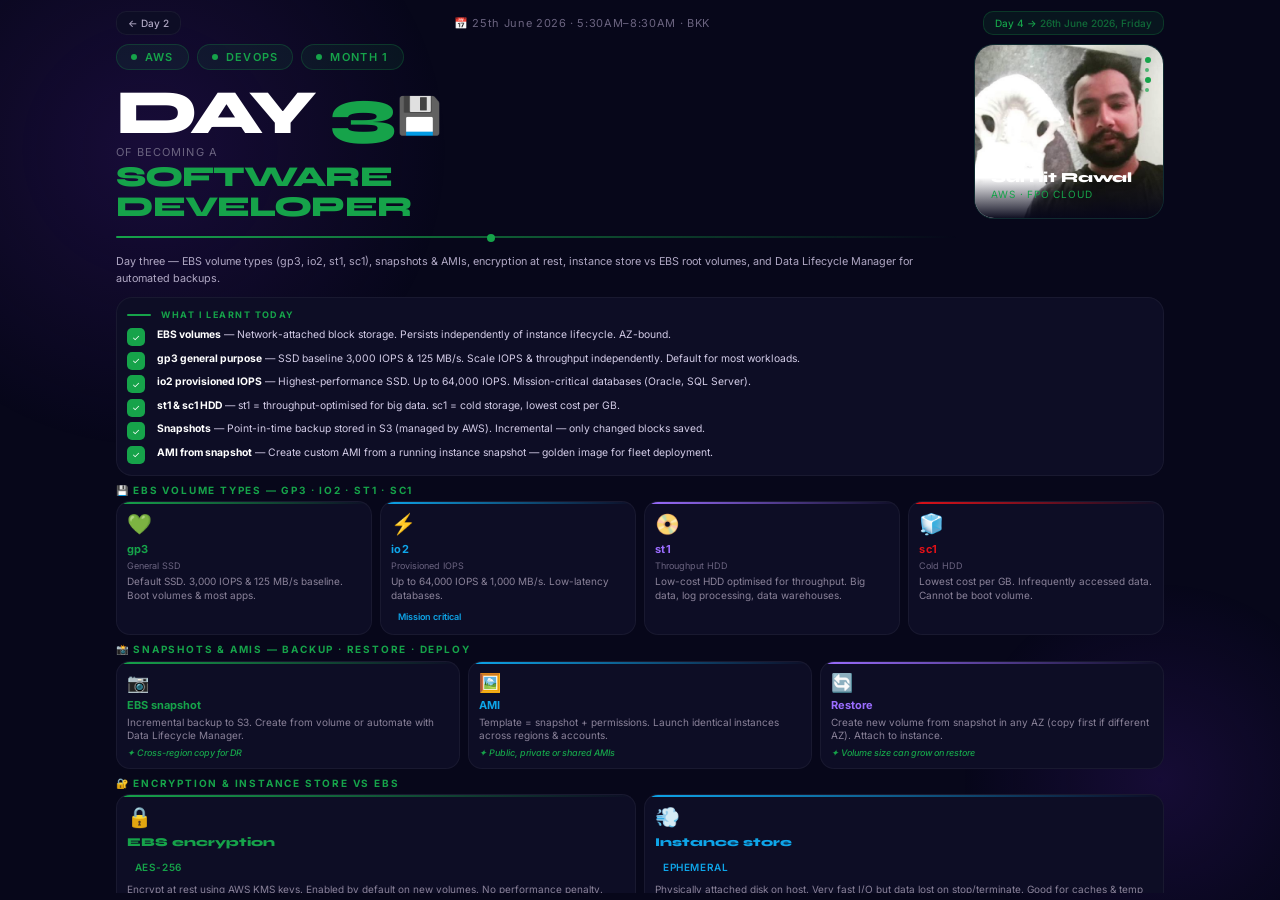
<file: days/day-003.html>
<!DOCTYPE html>
<html lang="en">
<head>
<meta charset="UTF-8">
<meta name="viewport" content="width=device-width, initial-scale=1.0, viewport-fit=cover">
<!--
  DAY TEMPLATE — copy this file to day-XXX.html and replace all PLACEHOLDER values.
  Pattern matches day-005.html (hero, badges, sections, cards, code, GLF, quote, hashtags).
  Color: set --c in :root per block (Python #16A34A, DevOps #D97706, Frontend #0EA5E9).
-->
<meta name="description" content="Day 3 of 100 — EBS volume types, snapshots, AMIs, encryption, and instance store vs EBS root.">
<title>Day 3 · EBS Storage & Snapshots · Sumit Rawal</title>
<link href="https://fonts.googleapis.com/css2?family=Inter:wght@300;400;500;600;700&family=Syne:wght@700;800&display=swap" rel="stylesheet">
<style>
*,*::before,*::after{box-sizing:border-box;margin:0;padding:0;}
body{background:#07071A;color:#fff;font-family:'Inter',sans-serif;-webkit-font-smoothing:antialiased;}
:root{--c:#16A34A;--purple:#9B6DFF;--grey:#B0A8C4;--dim:#6B6480;--bg2:#0D0D25;}

.glow-tl{position:fixed;width:600px;height:600px;background:radial-gradient(circle,#4C1D9540,transparent 70%);border-radius:50%;top:-150px;left:-150px;pointer-events:none;z-index:0;}
.glow-br{position:fixed;width:400px;height:400px;background:radial-gradient(circle,#6D28D925,transparent 70%);border-radius:50%;bottom:-80px;right:-80px;pointer-events:none;z-index:0;}

nav{position:sticky;top:0;z-index:100;background:#07071Aee;backdrop-filter:blur(12px);border-bottom:1px solid #ffffff0A;padding:0 32px;display:flex;align-items:center;justify-content:space-between;height:60px;}
.nav-left{display:flex;align-items:center;gap:12px;}
.nav-left img{width:34px;height:34px;border-radius:50%;border:2px solid var(--c);object-fit:cover;object-position:top;}
.nav-name{font-family:'Syne',sans-serif;font-weight:800;font-size:14px;}
.nav-right{display:flex;align-items:center;gap:16px;}
.back-btn{background:#ffffff08;border:1px solid #ffffff12;border-radius:8px;padding:6px 14px;font-size:11px;font-weight:500;color:var(--grey);text-decoration:none;transition:background 0.2s;}
.back-btn:hover{background:#ffffff14;color:#fff;}

.wrap{position:relative;z-index:1;max-width:900px;margin:0 auto;padding:36px 32px 60px;}

.day-nav{display:flex;justify-content:space-between;align-items:center;margin-bottom:28px;}
.day-nav a{background:var(--bg2);border:1px solid #ffffff0D;border-radius:10px;padding:10px 18px;font-size:12px;font-weight:500;color:var(--grey);text-decoration:none;transition:all 0.2s;}
.day-nav a:hover{border-color:#16A34A50;color:#fff;}
.day-nav .next{background:#16A34A18;border-color:#16A34A40;color:var(--c);}
.day-counter{font-size:11px;color:var(--dim);letter-spacing:0.06em;}

/* HERO */
.hero-grid{display:grid;grid-template-columns:1fr 240px;gap:32px;align-items:start;margin-bottom:32px;}
.day-badges{display:flex;flex-wrap:wrap;gap:8px;margin-bottom:16px;}
.day-badge{display:inline-flex;align-items:center;gap:8px;background:#16A34A18;border:1px solid #16A34A40;border-radius:100px;padding:5px 14px;font-size:11px;font-weight:600;color:var(--c);letter-spacing:0.12em;text-transform:uppercase;width:fit-content;}
.day-badge .dot{width:6px;height:6px;background:var(--c);border-radius:50%;}
.pulse{width:7px;height:7px;background:var(--c);border-radius:50%;animation:pulse 2s infinite;}
@keyframes pulse{0%,100%{opacity:1;transform:scale(1);}50%{opacity:0.5;transform:scale(1.4);}}
.day-num{font-family:'Syne',sans-serif;font-weight:800;font-size:88px;line-height:0.85;letter-spacing:-0.05em;margin-bottom:4px;}
.day-num .d{color:#fff;}.day-num .n{color:var(--c);}
.rocket{font-size:58px;vertical-align:middle;margin-left:4px;animation:launch 3s ease-in-out infinite;display:inline-block;}
@keyframes launch{0%,100%{transform:translateY(0) rotate(-10deg);}50%{transform:translateY(-8px) rotate(-10deg);}}
.of-text{font-size:13px;font-weight:400;color:var(--dim);letter-spacing:0.1em;text-transform:uppercase;margin-bottom:5px;margin-top:10px;}
.big-title{font-family:'Syne',sans-serif;font-size:44px;font-weight:800;line-height:0.92;letter-spacing:-0.03em;color:var(--c);text-transform:uppercase;margin-bottom:3px;}
.rule{width:100%;height:2px;background:linear-gradient(90deg,var(--c),transparent);margin:16px 0;border-radius:2px;position:relative;}
.rule::after{content:'';position:absolute;right:55%;top:-2px;width:8px;height:8px;background:var(--c);border-radius:50%;}
.summary{font-size:14px;line-height:1.75;color:var(--grey);}

.photo-card{background:#0F0F2A;border:1px solid #16A34A30;border-radius:20px;overflow:hidden;position:relative;}
.photo-card img{width:100%;aspect-ratio:1/1.1;object-fit:cover;object-position:center top;display:block;}
.photo-overlay{position:absolute;bottom:0;left:0;right:0;background:linear-gradient(0deg,#07071AF5 0%,transparent 60%);padding:18px 16px;}
.photo-name{font-family:'Syne',sans-serif;font-size:17px;font-weight:800;color:#fff;margin-bottom:2px;}
.photo-role{font-size:10px;color:var(--c);letter-spacing:0.08em;text-transform:uppercase;}
.pstars{position:absolute;top:12px;right:12px;display:flex;flex-direction:column;gap:5px;}
.pstar{width:4px;height:4px;background:var(--c);border-radius:50%;opacity:0.7;}
.pstar.big{width:6px;height:6px;opacity:1;}

/* SECTION LABELS */
.sec-label{display:flex;align-items:center;gap:10px;margin:28px 0 16px;}
.sec-line{flex:1;height:1px;background:linear-gradient(90deg,var(--c)50,transparent);}
.sec-title{font-size:10px;font-weight:700;color:var(--c);letter-spacing:0.18em;text-transform:uppercase;white-space:nowrap;}

/* CARDS */
.card{background:var(--bg2);border:1px solid #ffffff0D;border-radius:16px;padding:22px;margin-bottom:20px;}
.card-title{font-size:10px;font-weight:700;color:var(--c);letter-spacing:0.16em;text-transform:uppercase;margin-bottom:16px;display:flex;align-items:center;gap:10px;}
.card-title::before{content:'';flex:0 0 24px;height:2px;background:var(--c);border-radius:2px;}
.check-list{display:flex;flex-direction:column;gap:11px;}
.check-item{display:flex;align-items:flex-start;gap:12px;}
.check-icon{width:24px;height:24px;border-radius:7px;background:var(--c);display:flex;align-items:center;justify-content:center;flex-shrink:0;margin-top:1px;font-size:12px;}
.check-text{font-size:14px;color:#D4CDE8;line-height:1.6;}
.check-text strong{color:#fff;}

/* INSTANCE TYPE GRID */
.it-grid{display:grid;grid-template-columns:repeat(2,1fr);gap:14px;margin-bottom:20px;}
.it-card{background:var(--bg2);border:1px solid #ffffff0D;border-radius:14px;padding:18px 16px;position:relative;overflow:hidden;transition:border-color 0.2s;}
.it-card:hover{border-color:#16A34A40;}
.it-card::before{content:'';position:absolute;top:0;left:0;right:0;height:2px;background:linear-gradient(90deg,var(--bord,#16A34A),transparent);}
.it-icon{font-size:24px;margin-bottom:10px;display:block;}
.it-name{font-family:'Syne',sans-serif;font-size:14px;font-weight:800;color:var(--bord,#16A34A);margin-bottom:6px;}
.it-tag{display:inline-block;font-size:10px;font-weight:600;padding:2px 8px;border-radius:6px;background:var(--bord,#16A34A)18;color:var(--bord,#16A34A);border:1px solid var(--bord,#16A34A)35;margin-bottom:8px;letter-spacing:0.06em;}
.it-desc{font-size:12px;color:#8A8299;line-height:1.6;}
.it-use{font-size:11px;color:#16A34A;margin-top:6px;font-weight:500;}

/* STORAGE GRID */
.st-grid{display:grid;grid-template-columns:repeat(4,1fr);gap:12px;margin-bottom:20px;}
.st-card{background:var(--bg2);border:1px solid #ffffff0D;border-radius:14px;padding:16px 14px;position:relative;overflow:hidden;}
.st-card::before{content:'';position:absolute;top:0;left:0;right:0;height:2px;background:linear-gradient(90deg,var(--sc,#9B6DFF),transparent);}
.st-icon{font-size:26px;margin-bottom:10px;display:block;}
.st-name{font-size:12px;font-weight:700;color:var(--sc,#9B6DFF);margin-bottom:4px;letter-spacing:0.04em;}
.st-abbr{font-size:10px;color:var(--dim);margin-bottom:8px;}
.st-desc{font-size:11px;color:#8A8299;line-height:1.6;}
.st-tag{display:inline-block;font-size:9px;font-weight:600;padding:2px 7px;border-radius:5px;background:var(--sc,#9B6DFF)18;color:var(--sc,#9B6DFF);border:1px solid var(--sc,#9B6DFF)30;margin-top:7px;}

/* PLACEMENT / TENANCY 3-col */
.three-grid{display:grid;grid-template-columns:repeat(3,1fr);gap:14px;margin-bottom:20px;}
.three-card{background:var(--bg2);border:1px solid #ffffff0D;border-radius:14px;padding:18px 16px;position:relative;overflow:hidden;}
.three-card::before{content:'';position:absolute;top:0;left:0;right:0;height:2px;background:linear-gradient(90deg,var(--tc,#16A34A),transparent);}
.three-icon{font-size:22px;margin-bottom:9px;display:block;}
.three-name{font-size:13px;font-weight:700;color:var(--tc,#16A34A);margin-bottom:6px;}
.three-desc{font-size:11.5px;color:#8A8299;line-height:1.6;}
.three-use{font-size:10px;color:#16A34A;margin-top:6px;font-weight:500;font-style:italic;}

/* CODE */
.code-card{background:#0A0A1F;border:1px solid #ffffff0D;border-radius:16px;overflow:hidden;margin-bottom:20px;}
.code-hdr{background:#111128;padding:10px 16px;display:flex;align-items:center;gap:8px;border-bottom:1px solid #ffffff08;}
.dr{width:10px;height:10px;border-radius:50%;background:#FF5F57;}
.dy{width:10px;height:10px;border-radius:50%;background:#FEBC2E;}
.dg{width:10px;height:10px;border-radius:50%;background:#28C840;}
.fname{font-size:12px;color:#6B6480;margin-left:8px;}
.code-body{padding:18px 22px;font-family:'Courier New',monospace;font-size:12.5px;line-height:2;overflow-x:auto;}
.cl{color:#4D4A6E;}.ck{color:#FF79C6;}.cv{color:#8BE9FD;}.cs{color:#F1FA8C;}.cm{color:#16A34A;}.cw{color:#fff;}.cg{color:#50FA7B;}.cp{color:#C4A0FF;}

/* COMPARE TABLE */
.compare{width:100%;border-collapse:separate;border-spacing:0;margin-bottom:20px;font-size:12.5px;}
.compare th{background:#111128;color:var(--c);font-weight:600;padding:10px 14px;text-align:left;font-size:11px;letter-spacing:0.08em;text-transform:uppercase;border-bottom:1px solid #ffffff0D;}
.compare th:first-child{border-radius:10px 0 0 0;}.compare th:last-child{border-radius:0 10px 0 0;}
.compare td{padding:10px 14px;border-bottom:1px solid #ffffff07;color:#D4CDE8;vertical-align:top;line-height:1.5;}
.compare tr:last-child td{border-bottom:none;}
.compare tr:nth-child(even) td{background:#0D0D2510;}
.compare .tag{display:inline-block;font-size:10px;padding:2px 8px;border-radius:5px;font-weight:600;}
.tag-green{background:#16A34A18;color:#4ADE80;border:1px solid #16A34A35;}
.tag-blue{background:#0EA5E918;color:#38BDF8;border:1px solid #0EA5E935;}
.tag-orange{background:#16A34A18;color:#4ADE80;border:1px solid #16A34A35;}
.tag-red{background:#E1111818;color:#F87171;border:1px solid #E1111835;}

/* GLF ROW */
.glf{display:grid;grid-template-columns:repeat(3,1fr);gap:14px;margin-bottom:20px;}
.glf-card{background:var(--bg2);border:1px solid #ffffff0D;border-radius:14px;padding:16px;display:flex;align-items:flex-start;gap:10px;}
.glf-icon{font-size:20px;flex-shrink:0;margin-top:2px;}
.glf-label{font-size:10px;font-weight:700;color:var(--c);letter-spacing:0.12em;text-transform:uppercase;margin-bottom:5px;}
.glf-val{font-size:13px;color:#D4CDE8;font-weight:500;line-height:1.45;}

/* QUOTE */
.quote{background:linear-gradient(135deg,#13132E,#0F0F26);border:1px solid #16A34A30;border-radius:18px;padding:28px;margin-bottom:20px;display:grid;grid-template-columns:1fr auto;gap:24px;align-items:center;position:relative;overflow:hidden;}
.quote::before{content:'';position:absolute;bottom:-30px;right:-30px;width:160px;height:160px;background:radial-gradient(circle,#16A34A30,transparent 70%);border-radius:50%;}
.qmark{font-family:'Syne',sans-serif;font-size:72px;line-height:0.6;color:var(--c);margin-bottom:10px;display:block;}
.qtext{font-family:'Syne',sans-serif;font-size:18px;font-weight:700;color:#fff;line-height:1.4;}
.qtext em{font-style:normal;color:var(--c);}
.qvisual{display:flex;flex-direction:column;align-items:center;gap:10px;}
.rocket-big{font-size:46px;animation:launch 3s ease-in-out infinite;}
.code-tag{background:#16A34A18;border:1px solid #16A34A40;border-radius:10px;padding:10px 14px;font-size:20px;text-align:center;}

/* HASHTAGS */
.hashtags{border-top:1px solid #ffffff08;padding-top:20px;display:flex;flex-wrap:wrap;gap:6px 14px;}
.hashtag{font-size:11px;color:var(--c);font-weight:500;}
.ht-sep{color:#ffffff15;}

html,body{height:100%;overflow:hidden;}
@supports (height:100dvh){html,body{height:100dvh;}}
.wrap{max-width:1100px;padding:clamp(8px,1.2vh,18px) clamp(14px,2vw,28px) clamp(6px,0.8vh,12px);height:100%;display:flex;flex-direction:column;overflow:hidden;margin:0 auto;}
.day-nav{margin-bottom:clamp(6px,1vh,12px);flex-shrink:0;}
.day-nav a{padding:5px 11px;font-size:10px;}
.hero-grid{margin-bottom:clamp(8px,1.2vh,14px);flex-shrink:0;grid-template-columns:1fr 190px;gap:16px;}
.day-num{font-size:clamp(40px,7vh,68px);}
.rocket{font-size:clamp(24px,4vh,40px);}
.big-title{font-size:clamp(20px,3.2vh,34px);}
.of-text{font-size:11px;margin-top:6px;}
.summary{font-size:clamp(10px,1.2vh,12px);line-height:1.5;}
.photo-card{max-height:clamp(130px,20vh,175px);}
.photo-card img{aspect-ratio:1/1;}
.photo-name{font-size:14px;}
.sec-label{margin:clamp(6px,0.9vh,10px) 0 clamp(4px,0.6vh,8px);}
.card{padding:clamp(10px,1.2vh,14px);margin-bottom:clamp(6px,0.8vh,10px);}
.card-title{margin-bottom:clamp(6px,0.8vh,10px);font-size:9px;}
.check-list{gap:clamp(4px,0.5vh,7px);}
.check-text{font-size:clamp(10px,1.15vh,12px);line-height:1.4;}
.check-icon{width:18px;height:18px;font-size:9px;border-radius:5px;}
.st-grid,.three-grid,.it-grid{margin-bottom:clamp(6px,0.8vh,10px);gap:8px;}
.st-card,.three-card,.it-card{padding:10px;}
.st-icon{font-size:20px;margin-bottom:6px;}
.st-name{font-size:11px;}
.st-desc,.three-desc,.it-desc{font-size:10px;line-height:1.35;}
.st-abbr{font-size:9px;margin-bottom:4px;}
.three-icon{font-size:18px;margin-bottom:5px;}
.three-name{font-size:11px;margin-bottom:4px;}
.three-use,.it-use{font-size:9px;margin-top:4px;}
.it-icon{font-size:20px;margin-bottom:6px;}
.it-name{font-size:12px;}
.arrow-list{gap:6px;}
.arrow-item{font-size:clamp(10px,1.15vh,12px);}
.arrow-icon{width:18px;height:18px;font-size:9px;}
.hashtags{padding-top:clamp(6px,0.8vh,10px);flex-shrink:0;font-size:10px;}
.glf{margin-bottom:clamp(6px,0.8vh,10px);gap:8px;}
.glf-card{padding:10px 12px;}
.glf-val{font-size:clamp(10px,1.1vh,11px);line-height:1.4;}
.wrap>.hero-grid{flex-shrink:0;}
#shotScale{flex:1;min-height:0;overflow:hidden;}

</style>
</head>
<body>
<div class="glow-tl"></div>
<div class="glow-br"></div>


<div class="wrap">
  <div class="day-nav">
    <a href="day-002.html">← Day 2</a>
    <div class="day-counter">📅 25th June 2026 · 5:30AM–8:30AM · BKK</div>
    <a href="day-004.html" class="next">Day 4 → <span style="opacity:0.6;font-size:10px;">26th June 2026, Friday</span></a>
  </div>

  <div class="hero-grid">
    <div>
      <div class="day-badges">
        <div class="day-badge"><div class="dot pulse"></div>AWS</div>
        <div class="day-badge"><div class="dot"></div>DevOps</div>
        <div class="day-badge"><div class="dot"></div>Month 1</div>
      </div>
      <div class="day-num"><span class="d">DAY</span> <span class="n">3</span><span class="rocket">💾</span></div>
      <div class="of-text">Of Becoming a</div>
      <div class="big-title">SOFTWARE</div>
      <div class="big-title">DEVELOPER</div>
      <div class="rule"></div>
      <p class="summary">
        Day three — EBS volume types (gp3, io2, st1, sc1), snapshots &amp; AMIs, encryption at rest, instance store vs EBS root volumes, and Data Lifecycle Manager for automated backups.
      </p>
    </div>
    <div class="photo-card">
      <img src="[data-uri]" alt="Sumit Rawal">
      <div class="pstars">
        <div class="pstar big"></div><div class="pstar"></div>
        <div class="pstar big"></div><div class="pstar"></div>
      </div>
      <div class="photo-overlay">
        <div class="photo-name">Sumit Rawal</div>
        <div class="photo-role">AWS · FPO Cloud</div>
      </div>
    </div>
  </div>


  <div id="shotScale">
  <div class="card">
    <div class="card-title">What I learnt today</div>
    <div class="check-list">
      <div class="check-item"><div class="check-icon">✓</div><div class="check-text"><strong>EBS volumes</strong> — Network-attached block storage. Persists independently of instance lifecycle. AZ-bound.</div></div>
      <div class="check-item"><div class="check-icon">✓</div><div class="check-text"><strong>gp3 general purpose</strong> — SSD baseline 3,000 IOPS &amp; 125 MB/s. Scale IOPS &amp; throughput independently. Default for most workloads.</div></div>
      <div class="check-item"><div class="check-icon">✓</div><div class="check-text"><strong>io2 provisioned IOPS</strong> — Highest-performance SSD. Up to 64,000 IOPS. Mission-critical databases (Oracle, SQL Server).</div></div>
      <div class="check-item"><div class="check-icon">✓</div><div class="check-text"><strong>st1 &amp; sc1 HDD</strong> — st1 = throughput-optimised for big data. sc1 = cold storage, lowest cost per GB.</div></div>
      <div class="check-item"><div class="check-icon">✓</div><div class="check-text"><strong>Snapshots</strong> — Point-in-time backup stored in S3 (managed by AWS). Incremental — only changed blocks saved.</div></div>
      <div class="check-item"><div class="check-icon">✓</div><div class="check-text"><strong>AMI from snapshot</strong> — Create custom AMI from a running instance snapshot — golden image for fleet deployment.</div></div>
    </div>
  </div>

  <div class="sec-label">
    <div class="sec-title">💾 EBS Volume Types — gp3 · io2 · st1 · sc1</div>
    <div class="sec-line"></div>
  </div>
  <div class="st-grid">
    <div class="st-card" style="--sc:#16A34A">
      <span class="st-icon">💚</span>
      <div class="st-name">gp3</div>
      <div class="st-abbr">General SSD</div>
      <div class="st-desc">Default SSD. 3,000 IOPS &amp; 125 MB/s baseline. Boot volumes &amp; most apps.</div>
    </div>
    <div class="st-card" style="--sc:#0EA5E9">
      <span class="st-icon">⚡</span>
      <div class="st-name">io2</div>
      <div class="st-abbr">Provisioned IOPS</div>
      <div class="st-desc">Up to 64,000 IOPS &amp; 1,000 MB/s. Low-latency databases.</div>
      <span class="st-tag">Mission critical</span>
    </div>
    <div class="st-card" style="--sc:#9B6DFF">
      <span class="st-icon">📀</span>
      <div class="st-name">st1</div>
      <div class="st-abbr">Throughput HDD</div>
      <div class="st-desc">Low-cost HDD optimised for throughput. Big data, log processing, data warehouses.</div>
    </div>
    <div class="st-card" style="--sc:#E11118">
      <span class="st-icon">🧊</span>
      <div class="st-name">sc1</div>
      <div class="st-abbr">Cold HDD</div>
      <div class="st-desc">Lowest cost per GB. Infrequently accessed data. Cannot be boot volume.</div>
    </div>
  </div>

  <div class="sec-label">
    <div class="sec-title">📸 Snapshots & AMIs — Backup · Restore · Deploy</div>
    <div class="sec-line"></div>
  </div>
  <div class="three-grid">
    <div class="three-card" style="--tc:#16A34A">
      <span class="three-icon">📷</span>
      <div class="three-name">EBS snapshot</div>
      <div class="three-desc">Incremental backup to S3. Create from volume or automate with Data Lifecycle Manager.</div>
      <div class="three-use">✦ Cross-region copy for DR</div>
    </div>
    <div class="three-card" style="--tc:#0EA5E9">
      <span class="three-icon">🖼️</span>
      <div class="three-name">AMI</div>
      <div class="three-desc">Template = snapshot + permissions. Launch identical instances across regions &amp; accounts.</div>
      <div class="three-use">✦ Public, private or shared AMIs</div>
    </div>
    <div class="three-card" style="--tc:#9B6DFF">
      <span class="three-icon">🔄</span>
      <div class="three-name">Restore</div>
      <div class="three-desc">Create new volume from snapshot in any AZ (copy first if different AZ). Attach to instance.</div>
      <div class="three-use">✦ Volume size can grow on restore</div>
    </div>
  </div>

  <div class="sec-label">
    <div class="sec-title">🔐 Encryption & Instance Store vs EBS</div>
    <div class="sec-line"></div>
  </div>
  <div class="it-grid">
    <div class="it-card" style="--bord:#16A34A">
      <span class="it-icon">🔒</span>
      <div class="it-name">EBS encryption</div>
      <span class="it-tag">AES-256</span>
      <div class="it-desc">Encrypt at rest using AWS KMS keys. Enabled by default on new volumes. No performance penalty.</div>
      <div class="it-use">✦ Snapshots of encrypted volumes stay encrypted</div>
    </div>
    <div class="it-card" style="--bord:#0EA5E9">
      <span class="it-icon">💨</span>
      <div class="it-name">Instance store</div>
      <span class="it-tag">EPHEMERAL</span>
      <div class="it-desc">Physically attached disk on host. Very fast I/O but data lost on stop/terminate. Good for caches &amp; temp data.</div>
      <div class="it-use">✦ Not for persistent data</div>
    </div>
  </div>

  <div class="glf">
    <div class="glf-card">
      <span class="glf-icon">🌍</span>
      <div>
        <div class="glf-label">AZ bound</div>
        <div class="glf-val">EBS volume lives in one AZ. Snapshot lets you recreate in another AZ or region.</div>
      </div>

  </div><!-- /shotScale -->
  <div class="hashtags">
    <span class="hashtag">#100DaysOfAWS</span><span class="ht-sep">|</span>
    <span class="hashtag">#100DaysOfCode</span><span class="ht-sep">|</span>
    <span class="hashtag">#AWS</span><span class="ht-sep">|</span>
    <span class="hashtag">#EBS</span><span class="ht-sep">|</span>
    <span class="hashtag">#Storage</span><span class="ht-sep">|</span>
    <span class="hashtag">#Snapshots</span><span class="ht-sep">|</span>
    <span class="hashtag">#LearnInPublic</span><span class="ht-sep">|</span>
    <span class="hashtag">#BuildInPublic</span>
  </div>

</div>

<script>
(function(){
  function fit(){
    var el=document.getElementById('shotScale');
    var wrap=document.querySelector('.wrap');
    if(!el||!wrap)return;
    el.style.transform='none';el.style.width='100%';
    requestAnimationFrame(function(){
      var tags=document.querySelector('.hashtags');
      var tagH=tags?tags.offsetHeight:0;
      var nav=document.querySelector('.day-nav');
      var navH=nav?nav.offsetHeight:0;
      var avail=wrap.clientHeight-tagH-navH-6;
      var need=el.scrollHeight;
      if(need>avail){
        var s=Math.max(0.62,avail/need);
        el.style.transform='scale('+s+')';
        el.style.transformOrigin='top center';
        el.style.width=(100/s)+'%';
      }
    });
  }
  fit();window.addEventListener('resize',fit);window.addEventListener('load',fit);
  if(document.fonts&&document.fonts.ready)document.fonts.ready.then(fit);
})();
</script>

</body>
</html>
</file>
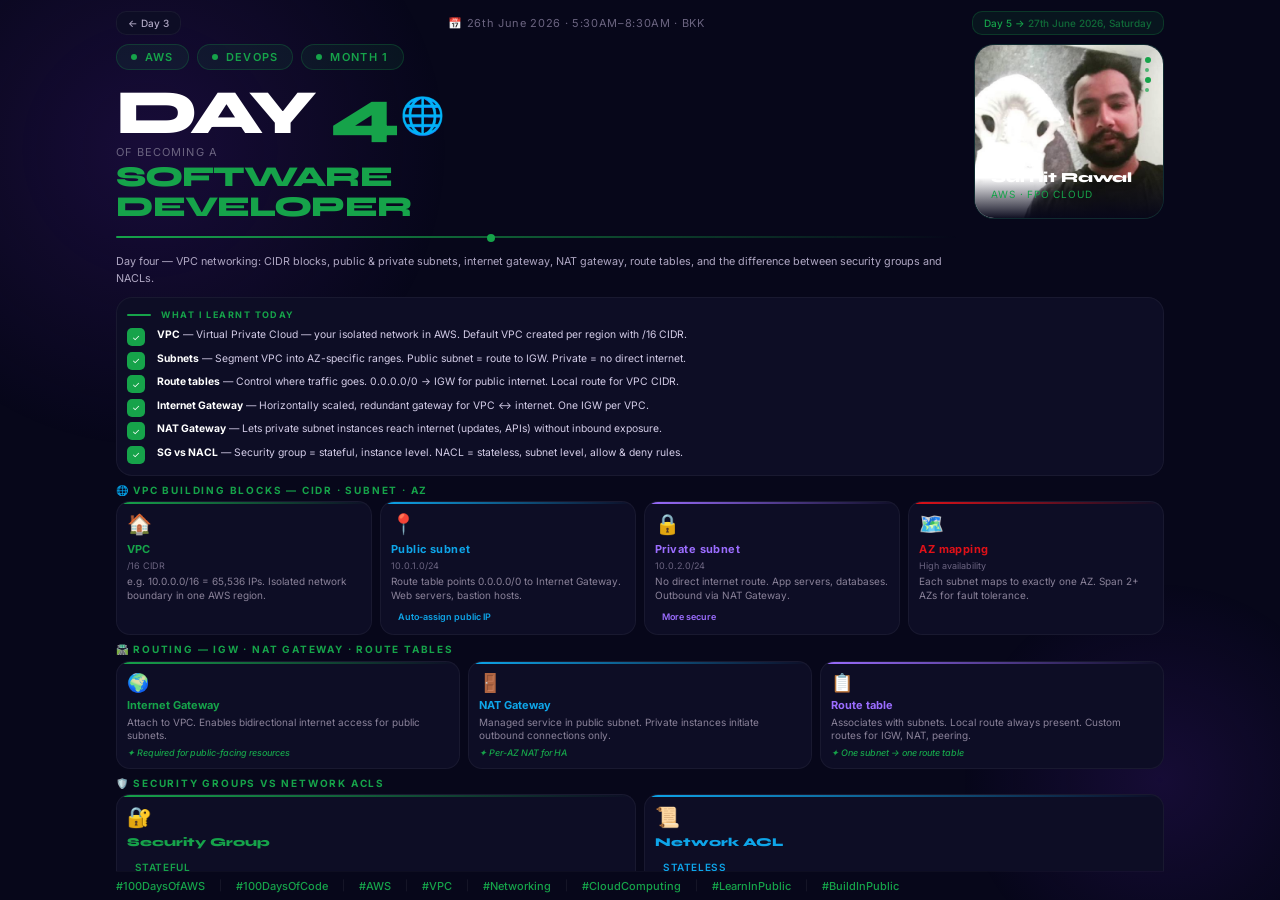
<file: days/day-004.html>
<!DOCTYPE html>
<html lang="en">
<head>
<meta charset="UTF-8">
<meta name="viewport" content="width=device-width, initial-scale=1.0, viewport-fit=cover">
<!--
  DAY TEMPLATE — copy this file to day-XXX.html and replace all PLACEHOLDER values.
  Pattern matches day-005.html (hero, badges, sections, cards, code, GLF, quote, hashtags).
  Color: set --c in :root per block (Python #16A34A, DevOps #D97706, Frontend #0EA5E9).
-->
<meta name="description" content="Day 4 of 100 — VPC fundamentals: CIDR blocks, subnets, route tables, internet gateway, and security groups vs NACLs.">
<title>Day 4 · VPC Networking Fundamentals · Sumit Rawal</title>
<link href="https://fonts.googleapis.com/css2?family=Inter:wght@300;400;500;600;700&family=Syne:wght@700;800&display=swap" rel="stylesheet">
<style>
*,*::before,*::after{box-sizing:border-box;margin:0;padding:0;}
body{background:#07071A;color:#fff;font-family:'Inter',sans-serif;-webkit-font-smoothing:antialiased;}
:root{--c:#16A34A;--purple:#9B6DFF;--grey:#B0A8C4;--dim:#6B6480;--bg2:#0D0D25;}

.glow-tl{position:fixed;width:600px;height:600px;background:radial-gradient(circle,#4C1D9540,transparent 70%);border-radius:50%;top:-150px;left:-150px;pointer-events:none;z-index:0;}
.glow-br{position:fixed;width:400px;height:400px;background:radial-gradient(circle,#6D28D925,transparent 70%);border-radius:50%;bottom:-80px;right:-80px;pointer-events:none;z-index:0;}

nav{position:sticky;top:0;z-index:100;background:#07071Aee;backdrop-filter:blur(12px);border-bottom:1px solid #ffffff0A;padding:0 32px;display:flex;align-items:center;justify-content:space-between;height:60px;}
.nav-left{display:flex;align-items:center;gap:12px;}
.nav-left img{width:34px;height:34px;border-radius:50%;border:2px solid var(--c);object-fit:cover;object-position:top;}
.nav-name{font-family:'Syne',sans-serif;font-weight:800;font-size:14px;}
.nav-right{display:flex;align-items:center;gap:16px;}
.back-btn{background:#ffffff08;border:1px solid #ffffff12;border-radius:8px;padding:6px 14px;font-size:11px;font-weight:500;color:var(--grey);text-decoration:none;transition:background 0.2s;}
.back-btn:hover{background:#ffffff14;color:#fff;}

.wrap{position:relative;z-index:1;max-width:900px;margin:0 auto;padding:36px 32px 60px;}

.day-nav{display:flex;justify-content:space-between;align-items:center;margin-bottom:28px;}
.day-nav a{background:var(--bg2);border:1px solid #ffffff0D;border-radius:10px;padding:10px 18px;font-size:12px;font-weight:500;color:var(--grey);text-decoration:none;transition:all 0.2s;}
.day-nav a:hover{border-color:#16A34A50;color:#fff;}
.day-nav .next{background:#16A34A18;border-color:#16A34A40;color:var(--c);}
.day-counter{font-size:11px;color:var(--dim);letter-spacing:0.06em;}

/* HERO */
.hero-grid{display:grid;grid-template-columns:1fr 240px;gap:32px;align-items:start;margin-bottom:32px;}
.day-badges{display:flex;flex-wrap:wrap;gap:8px;margin-bottom:16px;}
.day-badge{display:inline-flex;align-items:center;gap:8px;background:#16A34A18;border:1px solid #16A34A40;border-radius:100px;padding:5px 14px;font-size:11px;font-weight:600;color:var(--c);letter-spacing:0.12em;text-transform:uppercase;width:fit-content;}
.day-badge .dot{width:6px;height:6px;background:var(--c);border-radius:50%;}
.pulse{width:7px;height:7px;background:var(--c);border-radius:50%;animation:pulse 2s infinite;}
@keyframes pulse{0%,100%{opacity:1;transform:scale(1);}50%{opacity:0.5;transform:scale(1.4);}}
.day-num{font-family:'Syne',sans-serif;font-weight:800;font-size:88px;line-height:0.85;letter-spacing:-0.05em;margin-bottom:4px;}
.day-num .d{color:#fff;}.day-num .n{color:var(--c);}
.rocket{font-size:58px;vertical-align:middle;margin-left:4px;animation:launch 3s ease-in-out infinite;display:inline-block;}
@keyframes launch{0%,100%{transform:translateY(0) rotate(-10deg);}50%{transform:translateY(-8px) rotate(-10deg);}}
.of-text{font-size:13px;font-weight:400;color:var(--dim);letter-spacing:0.1em;text-transform:uppercase;margin-bottom:5px;margin-top:10px;}
.big-title{font-family:'Syne',sans-serif;font-size:44px;font-weight:800;line-height:0.92;letter-spacing:-0.03em;color:var(--c);text-transform:uppercase;margin-bottom:3px;}
.rule{width:100%;height:2px;background:linear-gradient(90deg,var(--c),transparent);margin:16px 0;border-radius:2px;position:relative;}
.rule::after{content:'';position:absolute;right:55%;top:-2px;width:8px;height:8px;background:var(--c);border-radius:50%;}
.summary{font-size:14px;line-height:1.75;color:var(--grey);}

.photo-card{background:#0F0F2A;border:1px solid #16A34A30;border-radius:20px;overflow:hidden;position:relative;}
.photo-card img{width:100%;aspect-ratio:1/1.1;object-fit:cover;object-position:center top;display:block;}
.photo-overlay{position:absolute;bottom:0;left:0;right:0;background:linear-gradient(0deg,#07071AF5 0%,transparent 60%);padding:18px 16px;}
.photo-name{font-family:'Syne',sans-serif;font-size:17px;font-weight:800;color:#fff;margin-bottom:2px;}
.photo-role{font-size:10px;color:var(--c);letter-spacing:0.08em;text-transform:uppercase;}
.pstars{position:absolute;top:12px;right:12px;display:flex;flex-direction:column;gap:5px;}
.pstar{width:4px;height:4px;background:var(--c);border-radius:50%;opacity:0.7;}
.pstar.big{width:6px;height:6px;opacity:1;}

/* SECTION LABELS */
.sec-label{display:flex;align-items:center;gap:10px;margin:28px 0 16px;}
.sec-line{flex:1;height:1px;background:linear-gradient(90deg,var(--c)50,transparent);}
.sec-title{font-size:10px;font-weight:700;color:var(--c);letter-spacing:0.18em;text-transform:uppercase;white-space:nowrap;}

/* CARDS */
.card{background:var(--bg2);border:1px solid #ffffff0D;border-radius:16px;padding:22px;margin-bottom:20px;}
.card-title{font-size:10px;font-weight:700;color:var(--c);letter-spacing:0.16em;text-transform:uppercase;margin-bottom:16px;display:flex;align-items:center;gap:10px;}
.card-title::before{content:'';flex:0 0 24px;height:2px;background:var(--c);border-radius:2px;}
.check-list{display:flex;flex-direction:column;gap:11px;}
.check-item{display:flex;align-items:flex-start;gap:12px;}
.check-icon{width:24px;height:24px;border-radius:7px;background:var(--c);display:flex;align-items:center;justify-content:center;flex-shrink:0;margin-top:1px;font-size:12px;}
.check-text{font-size:14px;color:#D4CDE8;line-height:1.6;}
.check-text strong{color:#fff;}

/* INSTANCE TYPE GRID */
.it-grid{display:grid;grid-template-columns:repeat(2,1fr);gap:14px;margin-bottom:20px;}
.it-card{background:var(--bg2);border:1px solid #ffffff0D;border-radius:14px;padding:18px 16px;position:relative;overflow:hidden;transition:border-color 0.2s;}
.it-card:hover{border-color:#16A34A40;}
.it-card::before{content:'';position:absolute;top:0;left:0;right:0;height:2px;background:linear-gradient(90deg,var(--bord,#16A34A),transparent);}
.it-icon{font-size:24px;margin-bottom:10px;display:block;}
.it-name{font-family:'Syne',sans-serif;font-size:14px;font-weight:800;color:var(--bord,#16A34A);margin-bottom:6px;}
.it-tag{display:inline-block;font-size:10px;font-weight:600;padding:2px 8px;border-radius:6px;background:var(--bord,#16A34A)18;color:var(--bord,#16A34A);border:1px solid var(--bord,#16A34A)35;margin-bottom:8px;letter-spacing:0.06em;}
.it-desc{font-size:12px;color:#8A8299;line-height:1.6;}
.it-use{font-size:11px;color:#16A34A;margin-top:6px;font-weight:500;}

/* STORAGE GRID */
.st-grid{display:grid;grid-template-columns:repeat(4,1fr);gap:12px;margin-bottom:20px;}
.st-card{background:var(--bg2);border:1px solid #ffffff0D;border-radius:14px;padding:16px 14px;position:relative;overflow:hidden;}
.st-card::before{content:'';position:absolute;top:0;left:0;right:0;height:2px;background:linear-gradient(90deg,var(--sc,#9B6DFF),transparent);}
.st-icon{font-size:26px;margin-bottom:10px;display:block;}
.st-name{font-size:12px;font-weight:700;color:var(--sc,#9B6DFF);margin-bottom:4px;letter-spacing:0.04em;}
.st-abbr{font-size:10px;color:var(--dim);margin-bottom:8px;}
.st-desc{font-size:11px;color:#8A8299;line-height:1.6;}
.st-tag{display:inline-block;font-size:9px;font-weight:600;padding:2px 7px;border-radius:5px;background:var(--sc,#9B6DFF)18;color:var(--sc,#9B6DFF);border:1px solid var(--sc,#9B6DFF)30;margin-top:7px;}

/* PLACEMENT / TENANCY 3-col */
.three-grid{display:grid;grid-template-columns:repeat(3,1fr);gap:14px;margin-bottom:20px;}
.three-card{background:var(--bg2);border:1px solid #ffffff0D;border-radius:14px;padding:18px 16px;position:relative;overflow:hidden;}
.three-card::before{content:'';position:absolute;top:0;left:0;right:0;height:2px;background:linear-gradient(90deg,var(--tc,#16A34A),transparent);}
.three-icon{font-size:22px;margin-bottom:9px;display:block;}
.three-name{font-size:13px;font-weight:700;color:var(--tc,#16A34A);margin-bottom:6px;}
.three-desc{font-size:11.5px;color:#8A8299;line-height:1.6;}
.three-use{font-size:10px;color:#16A34A;margin-top:6px;font-weight:500;font-style:italic;}

/* CODE */
.code-card{background:#0A0A1F;border:1px solid #ffffff0D;border-radius:16px;overflow:hidden;margin-bottom:20px;}
.code-hdr{background:#111128;padding:10px 16px;display:flex;align-items:center;gap:8px;border-bottom:1px solid #ffffff08;}
.dr{width:10px;height:10px;border-radius:50%;background:#FF5F57;}
.dy{width:10px;height:10px;border-radius:50%;background:#FEBC2E;}
.dg{width:10px;height:10px;border-radius:50%;background:#28C840;}
.fname{font-size:12px;color:#6B6480;margin-left:8px;}
.code-body{padding:18px 22px;font-family:'Courier New',monospace;font-size:12.5px;line-height:2;overflow-x:auto;}
.cl{color:#4D4A6E;}.ck{color:#FF79C6;}.cv{color:#8BE9FD;}.cs{color:#F1FA8C;}.cm{color:#16A34A;}.cw{color:#fff;}.cg{color:#50FA7B;}.cp{color:#C4A0FF;}

/* COMPARE TABLE */
.compare{width:100%;border-collapse:separate;border-spacing:0;margin-bottom:20px;font-size:12.5px;}
.compare th{background:#111128;color:var(--c);font-weight:600;padding:10px 14px;text-align:left;font-size:11px;letter-spacing:0.08em;text-transform:uppercase;border-bottom:1px solid #ffffff0D;}
.compare th:first-child{border-radius:10px 0 0 0;}.compare th:last-child{border-radius:0 10px 0 0;}
.compare td{padding:10px 14px;border-bottom:1px solid #ffffff07;color:#D4CDE8;vertical-align:top;line-height:1.5;}
.compare tr:last-child td{border-bottom:none;}
.compare tr:nth-child(even) td{background:#0D0D2510;}
.compare .tag{display:inline-block;font-size:10px;padding:2px 8px;border-radius:5px;font-weight:600;}
.tag-green{background:#16A34A18;color:#4ADE80;border:1px solid #16A34A35;}
.tag-blue{background:#0EA5E918;color:#38BDF8;border:1px solid #0EA5E935;}
.tag-orange{background:#16A34A18;color:#4ADE80;border:1px solid #16A34A35;}
.tag-red{background:#E1111818;color:#F87171;border:1px solid #E1111835;}

/* GLF ROW */
.glf{display:grid;grid-template-columns:repeat(3,1fr);gap:14px;margin-bottom:20px;}
.glf-card{background:var(--bg2);border:1px solid #ffffff0D;border-radius:14px;padding:16px;display:flex;align-items:flex-start;gap:10px;}
.glf-icon{font-size:20px;flex-shrink:0;margin-top:2px;}
.glf-label{font-size:10px;font-weight:700;color:var(--c);letter-spacing:0.12em;text-transform:uppercase;margin-bottom:5px;}
.glf-val{font-size:13px;color:#D4CDE8;font-weight:500;line-height:1.45;}

/* QUOTE */
.quote{background:linear-gradient(135deg,#13132E,#0F0F26);border:1px solid #16A34A30;border-radius:18px;padding:28px;margin-bottom:20px;display:grid;grid-template-columns:1fr auto;gap:24px;align-items:center;position:relative;overflow:hidden;}
.quote::before{content:'';position:absolute;bottom:-30px;right:-30px;width:160px;height:160px;background:radial-gradient(circle,#16A34A30,transparent 70%);border-radius:50%;}
.qmark{font-family:'Syne',sans-serif;font-size:72px;line-height:0.6;color:var(--c);margin-bottom:10px;display:block;}
.qtext{font-family:'Syne',sans-serif;font-size:18px;font-weight:700;color:#fff;line-height:1.4;}
.qtext em{font-style:normal;color:var(--c);}
.qvisual{display:flex;flex-direction:column;align-items:center;gap:10px;}
.rocket-big{font-size:46px;animation:launch 3s ease-in-out infinite;}
.code-tag{background:#16A34A18;border:1px solid #16A34A40;border-radius:10px;padding:10px 14px;font-size:20px;text-align:center;}

/* HASHTAGS */
.hashtags{border-top:1px solid #ffffff08;padding-top:20px;display:flex;flex-wrap:wrap;gap:6px 14px;}
.hashtag{font-size:11px;color:var(--c);font-weight:500;}
.ht-sep{color:#ffffff15;}

html,body{height:100%;overflow:hidden;}
@supports (height:100dvh){html,body{height:100dvh;}}
.wrap{max-width:1100px;padding:clamp(8px,1.2vh,18px) clamp(14px,2vw,28px) clamp(6px,0.8vh,12px);height:100%;display:flex;flex-direction:column;overflow:hidden;margin:0 auto;}
.day-nav{margin-bottom:clamp(6px,1vh,12px);flex-shrink:0;}
.day-nav a{padding:5px 11px;font-size:10px;}
.hero-grid{margin-bottom:clamp(8px,1.2vh,14px);flex-shrink:0;grid-template-columns:1fr 190px;gap:16px;}
.day-num{font-size:clamp(40px,7vh,68px);}
.rocket{font-size:clamp(24px,4vh,40px);}
.big-title{font-size:clamp(20px,3.2vh,34px);}
.of-text{font-size:11px;margin-top:6px;}
.summary{font-size:clamp(10px,1.2vh,12px);line-height:1.5;}
.photo-card{max-height:clamp(130px,20vh,175px);}
.photo-card img{aspect-ratio:1/1;}
.photo-name{font-size:14px;}
.sec-label{margin:clamp(6px,0.9vh,10px) 0 clamp(4px,0.6vh,8px);}
.card{padding:clamp(10px,1.2vh,14px);margin-bottom:clamp(6px,0.8vh,10px);}
.card-title{margin-bottom:clamp(6px,0.8vh,10px);font-size:9px;}
.check-list{gap:clamp(4px,0.5vh,7px);}
.check-text{font-size:clamp(10px,1.15vh,12px);line-height:1.4;}
.check-icon{width:18px;height:18px;font-size:9px;border-radius:5px;}
.st-grid,.three-grid,.it-grid{margin-bottom:clamp(6px,0.8vh,10px);gap:8px;}
.st-card,.three-card,.it-card{padding:10px;}
.st-icon{font-size:20px;margin-bottom:6px;}
.st-name{font-size:11px;}
.st-desc,.three-desc,.it-desc{font-size:10px;line-height:1.35;}
.st-abbr{font-size:9px;margin-bottom:4px;}
.three-icon{font-size:18px;margin-bottom:5px;}
.three-name{font-size:11px;margin-bottom:4px;}
.three-use,.it-use{font-size:9px;margin-top:4px;}
.it-icon{font-size:20px;margin-bottom:6px;}
.it-name{font-size:12px;}
.arrow-list{gap:6px;}
.arrow-item{font-size:clamp(10px,1.15vh,12px);}
.arrow-icon{width:18px;height:18px;font-size:9px;}
.hashtags{padding-top:clamp(6px,0.8vh,10px);flex-shrink:0;font-size:10px;}
.glf{margin-bottom:clamp(6px,0.8vh,10px);gap:8px;}
.glf-card{padding:10px 12px;}
.glf-val{font-size:clamp(10px,1.1vh,11px);line-height:1.4;}
.wrap>.hero-grid{flex-shrink:0;}
#shotScale{flex:1;min-height:0;overflow:hidden;}

</style>
</head>
<body>
<div class="glow-tl"></div>
<div class="glow-br"></div>


<div class="wrap">
  <div class="day-nav">
    <a href="day-003.html">← Day 3</a>
    <div class="day-counter">📅 26th June 2026 · 5:30AM–8:30AM · BKK</div>
    <a href="#" class="next">Day 5 → <span style="opacity:0.6;font-size:10px;">27th June 2026, Saturday</span></a>
  </div>

  <div class="hero-grid">
    <div>
      <div class="day-badges">
        <div class="day-badge"><div class="dot pulse"></div>AWS</div>
        <div class="day-badge"><div class="dot"></div>DevOps</div>
        <div class="day-badge"><div class="dot"></div>Month 1</div>
      </div>
      <div class="day-num"><span class="d">DAY</span> <span class="n">4</span><span class="rocket">🌐</span></div>
      <div class="of-text">Of Becoming a</div>
      <div class="big-title">SOFTWARE</div>
      <div class="big-title">DEVELOPER</div>
      <div class="rule"></div>
      <p class="summary">
        Day four — VPC networking: CIDR blocks, public &amp; private subnets, internet gateway, NAT gateway, route tables, and the difference between security groups and NACLs.
      </p>
    </div>
    <div class="photo-card">
      <img src="[data-uri]" alt="Sumit Rawal">
      <div class="pstars">
        <div class="pstar big"></div><div class="pstar"></div>
        <div class="pstar big"></div><div class="pstar"></div>
      </div>
      <div class="photo-overlay">
        <div class="photo-name">Sumit Rawal</div>
        <div class="photo-role">AWS · FPO Cloud</div>
      </div>
    </div>
  </div>


  <div id="shotScale">
  <div class="card">
    <div class="card-title">What I learnt today</div>
    <div class="check-list">
      <div class="check-item"><div class="check-icon">✓</div><div class="check-text"><strong>VPC</strong> — Virtual Private Cloud — your isolated network in AWS. Default VPC created per region with /16 CIDR.</div></div>
      <div class="check-item"><div class="check-icon">✓</div><div class="check-text"><strong>Subnets</strong> — Segment VPC into AZ-specific ranges. Public subnet = route to IGW. Private = no direct internet.</div></div>
      <div class="check-item"><div class="check-icon">✓</div><div class="check-text"><strong>Route tables</strong> — Control where traffic goes. 0.0.0.0/0 → IGW for public internet. Local route for VPC CIDR.</div></div>
      <div class="check-item"><div class="check-icon">✓</div><div class="check-text"><strong>Internet Gateway</strong> — Horizontally scaled, redundant gateway for VPC ↔ internet. One IGW per VPC.</div></div>
      <div class="check-item"><div class="check-icon">✓</div><div class="check-text"><strong>NAT Gateway</strong> — Lets private subnet instances reach internet (updates, APIs) without inbound exposure.</div></div>
      <div class="check-item"><div class="check-icon">✓</div><div class="check-text"><strong>SG vs NACL</strong> — Security group = stateful, instance level. NACL = stateless, subnet level, allow &amp; deny rules.</div></div>
    </div>
  </div>

  <div class="sec-label">
    <div class="sec-title">🌐 VPC Building Blocks — CIDR · Subnet · AZ</div>
    <div class="sec-line"></div>
  </div>
  <div class="st-grid">
    <div class="st-card" style="--sc:#16A34A">
      <span class="st-icon">🏠</span>
      <div class="st-name">VPC</div>
      <div class="st-abbr">/16 CIDR</div>
      <div class="st-desc">e.g. 10.0.0.0/16 = 65,536 IPs. Isolated network boundary in one AWS region.</div>
    </div>
    <div class="st-card" style="--sc:#0EA5E9">
      <span class="st-icon">📍</span>
      <div class="st-name">Public subnet</div>
      <div class="st-abbr">10.0.1.0/24</div>
      <div class="st-desc">Route table points 0.0.0.0/0 to Internet Gateway. Web servers, bastion hosts.</div>
      <span class="st-tag">Auto-assign public IP</span>
    </div>
    <div class="st-card" style="--sc:#9B6DFF">
      <span class="st-icon">🔒</span>
      <div class="st-name">Private subnet</div>
      <div class="st-abbr">10.0.2.0/24</div>
      <div class="st-desc">No direct internet route. App servers, databases. Outbound via NAT Gateway.</div>
      <span class="st-tag">More secure</span>
    </div>
    <div class="st-card" style="--sc:#E11118">
      <span class="st-icon">🗺️</span>
      <div class="st-name">AZ mapping</div>
      <div class="st-abbr">High availability</div>
      <div class="st-desc">Each subnet maps to exactly one AZ. Span 2+ AZs for fault tolerance.</div>
    </div>
  </div>

  <div class="sec-label">
    <div class="sec-title">🛣️ Routing — IGW · NAT Gateway · Route Tables</div>
    <div class="sec-line"></div>
  </div>
  <div class="three-grid">
    <div class="three-card" style="--tc:#16A34A">
      <span class="three-icon">🌍</span>
      <div class="three-name">Internet Gateway</div>
      <div class="three-desc">Attach to VPC. Enables bidirectional internet access for public subnets.</div>
      <div class="three-use">✦ Required for public-facing resources</div>
    </div>
    <div class="three-card" style="--tc:#0EA5E9">
      <span class="three-icon">🚪</span>
      <div class="three-name">NAT Gateway</div>
      <div class="three-desc">Managed service in public subnet. Private instances initiate outbound connections only.</div>
      <div class="three-use">✦ Per-AZ NAT for HA</div>
    </div>
    <div class="three-card" style="--tc:#9B6DFF">
      <span class="three-icon">📋</span>
      <div class="three-name">Route table</div>
      <div class="three-desc">Associates with subnets. Local route always present. Custom routes for IGW, NAT, peering.</div>
      <div class="three-use">✦ One subnet → one route table</div>
    </div>
  </div>

  <div class="sec-label">
    <div class="sec-title">🛡️ Security Groups vs Network ACLs</div>
    <div class="sec-line"></div>
  </div>
  <div class="it-grid">
    <div class="it-card" style="--bord:#16A34A">
      <span class="it-icon">🔐</span>
      <div class="it-name">Security Group</div>
      <span class="it-tag">STATEFUL</span>
      <div class="it-desc">Instance-level firewall. Allow rules only. Return traffic automatically permitted.</div>
      <div class="it-use">✦ Default deny inbound</div>
    </div>
    <div class="it-card" style="--bord:#0EA5E9">
      <span class="it-icon">📜</span>
      <div class="it-name">Network ACL</div>
      <span class="it-tag">STATELESS</span>
      <div class="it-desc">Subnet-level. Allow AND deny rules by rule number. Evaluated in order.</div>
      <div class="it-use">✦ Default allow all — tighten for compliance</div>
    </div>
  </div>

  <div class="glf">
    <div class="glf-card">
      <span class="glf-icon">🌏</span>
      <div>
        <div class="glf-label">Regional</div>
        <div class="glf-val">VPC is regional. Subnets are AZ-specific. Design multi-AZ from day one.</div>
      </div>
    </div>
    <div class="glf-card">
      <span class="glf-icon">💳</span>
      <div>
        <div class="glf-label">NAT cost</div>
        <div class="glf-val">NAT Gateway charges per hour + per GB processed. Consider NAT instances for dev.</div>
      </div>
    </div>
    <div class="glf-card">
      <span class="glf-icon">🛡️</span>
      <div>
        <div class="glf-label">Defence in depth</div>
        <div class="glf-val">SG + NACL layers. VPC endpoints keep S3/DynamoDB traffic off the public internet.</div>
      </div>
    </div>
  </div>

  </div><!-- /shotScale -->
  <div class="hashtags">
    <span class="hashtag">#100DaysOfAWS</span><span class="ht-sep">|</span>
    <span class="hashtag">#100DaysOfCode</span><span class="ht-sep">|</span>
    <span class="hashtag">#AWS</span><span class="ht-sep">|</span>
    <span class="hashtag">#VPC</span><span class="ht-sep">|</span>
    <span class="hashtag">#Networking</span><span class="ht-sep">|</span>
    <span class="hashtag">#CloudComputing</span><span class="ht-sep">|</span>
    <span class="hashtag">#LearnInPublic</span><span class="ht-sep">|</span>
    <span class="hashtag">#BuildInPublic</span>
  </div>

</div>

<script>
(function(){
  function fit(){
    var el=document.getElementById('shotScale');
    var wrap=document.querySelector('.wrap');
    if(!el||!wrap)return;
    el.style.transform='none';el.style.width='100%';
    requestAnimationFrame(function(){
      var tags=document.querySelector('.hashtags');
      var tagH=tags?tags.offsetHeight:0;
      var nav=document.querySelector('.day-nav');
      var navH=nav?nav.offsetHeight:0;
      var avail=wrap.clientHeight-tagH-navH-6;
      var need=el.scrollHeight;
      if(need>avail){
        var s=Math.max(0.62,avail/need);
        el.style.transform='scale('+s+')';
        el.style.transformOrigin='top center';
        el.style.width=(100/s)+'%';
      }
    });
  }
  fit();window.addEventListener('resize',fit);window.addEventListener('load',fit);
  if(document.fonts&&document.fonts.ready)document.fonts.ready.then(fit);
})();
</script>

</body>
</html>
</file>
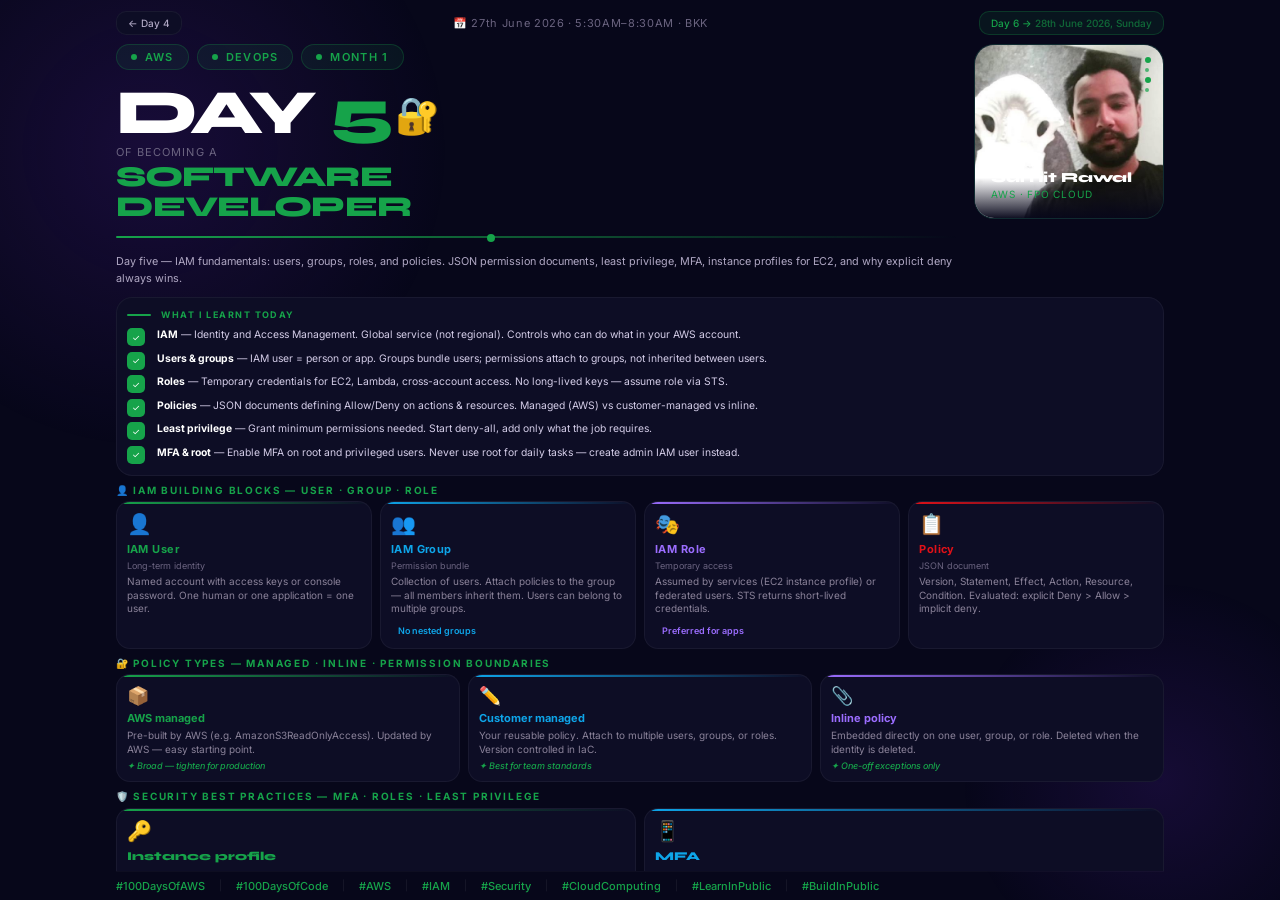
<file: days/day-005.html>
<!DOCTYPE html>
<html lang="en">
<head>
<meta charset="UTF-8">
<meta name="viewport" content="width=device-width, initial-scale=1.0, viewport-fit=cover">
<!--
  DAY TEMPLATE — copy this file to day-XXX.html and replace all PLACEHOLDER values.
  Pattern matches day-005.html (hero, badges, sections, cards, code, GLF, quote, hashtags).
  Color: set --c in :root per block (Python #16A34A, DevOps #D97706, Frontend #0EA5E9).
-->
<meta name="description" content="Day 5 of 100 — IAM fundamentals: users, groups, roles, policies, MFA, and least privilege access control.">
<title>Day 5 · IAM Fundamentals · Sumit Rawal</title>
<link href="https://fonts.googleapis.com/css2?family=Inter:wght@300;400;500;600;700&family=Syne:wght@700;800&display=swap" rel="stylesheet">
<style>
*,*::before,*::after{box-sizing:border-box;margin:0;padding:0;}
body{background:#07071A;color:#fff;font-family:'Inter',sans-serif;-webkit-font-smoothing:antialiased;}
:root{--c:#16A34A;--purple:#9B6DFF;--grey:#B0A8C4;--dim:#6B6480;--bg2:#0D0D25;}

.glow-tl{position:fixed;width:600px;height:600px;background:radial-gradient(circle,#4C1D9540,transparent 70%);border-radius:50%;top:-150px;left:-150px;pointer-events:none;z-index:0;}
.glow-br{position:fixed;width:400px;height:400px;background:radial-gradient(circle,#6D28D925,transparent 70%);border-radius:50%;bottom:-80px;right:-80px;pointer-events:none;z-index:0;}

nav{position:sticky;top:0;z-index:100;background:#07071Aee;backdrop-filter:blur(12px);border-bottom:1px solid #ffffff0A;padding:0 32px;display:flex;align-items:center;justify-content:space-between;height:60px;}
.nav-left{display:flex;align-items:center;gap:12px;}
.nav-left img{width:34px;height:34px;border-radius:50%;border:2px solid var(--c);object-fit:cover;object-position:top;}
.nav-name{font-family:'Syne',sans-serif;font-weight:800;font-size:14px;}
.nav-right{display:flex;align-items:center;gap:16px;}
.back-btn{background:#ffffff08;border:1px solid #ffffff12;border-radius:8px;padding:6px 14px;font-size:11px;font-weight:500;color:var(--grey);text-decoration:none;transition:background 0.2s;}
.back-btn:hover{background:#ffffff14;color:#fff;}

.wrap{position:relative;z-index:1;max-width:900px;margin:0 auto;padding:36px 32px 60px;}

.day-nav{display:flex;justify-content:space-between;align-items:center;margin-bottom:28px;}
.day-nav a{background:var(--bg2);border:1px solid #ffffff0D;border-radius:10px;padding:10px 18px;font-size:12px;font-weight:500;color:var(--grey);text-decoration:none;transition:all 0.2s;}
.day-nav a:hover{border-color:#16A34A50;color:#fff;}
.day-nav .next{background:#16A34A18;border-color:#16A34A40;color:var(--c);}
.day-counter{font-size:11px;color:var(--dim);letter-spacing:0.06em;}

/* HERO */
.hero-grid{display:grid;grid-template-columns:1fr 240px;gap:32px;align-items:start;margin-bottom:32px;}
.day-badges{display:flex;flex-wrap:wrap;gap:8px;margin-bottom:16px;}
.day-badge{display:inline-flex;align-items:center;gap:8px;background:#16A34A18;border:1px solid #16A34A40;border-radius:100px;padding:5px 14px;font-size:11px;font-weight:600;color:var(--c);letter-spacing:0.12em;text-transform:uppercase;width:fit-content;}
.day-badge .dot{width:6px;height:6px;background:var(--c);border-radius:50%;}
.pulse{width:7px;height:7px;background:var(--c);border-radius:50%;animation:pulse 2s infinite;}
@keyframes pulse{0%,100%{opacity:1;transform:scale(1);}50%{opacity:0.5;transform:scale(1.4);}}
.day-num{font-family:'Syne',sans-serif;font-weight:800;font-size:88px;line-height:0.85;letter-spacing:-0.05em;margin-bottom:4px;}
.day-num .d{color:#fff;}.day-num .n{color:var(--c);}
.rocket{font-size:58px;vertical-align:middle;margin-left:4px;animation:launch 3s ease-in-out infinite;display:inline-block;}
@keyframes launch{0%,100%{transform:translateY(0) rotate(-10deg);}50%{transform:translateY(-8px) rotate(-10deg);}}
.of-text{font-size:13px;font-weight:400;color:var(--dim);letter-spacing:0.1em;text-transform:uppercase;margin-bottom:5px;margin-top:10px;}
.big-title{font-family:'Syne',sans-serif;font-size:44px;font-weight:800;line-height:0.92;letter-spacing:-0.03em;color:var(--c);text-transform:uppercase;margin-bottom:3px;}
.rule{width:100%;height:2px;background:linear-gradient(90deg,var(--c),transparent);margin:16px 0;border-radius:2px;position:relative;}
.rule::after{content:'';position:absolute;right:55%;top:-2px;width:8px;height:8px;background:var(--c);border-radius:50%;}
.summary{font-size:14px;line-height:1.75;color:var(--grey);}

.photo-card{background:#0F0F2A;border:1px solid #16A34A30;border-radius:20px;overflow:hidden;position:relative;}
.photo-card img{width:100%;aspect-ratio:1/1.1;object-fit:cover;object-position:center top;display:block;}
.photo-overlay{position:absolute;bottom:0;left:0;right:0;background:linear-gradient(0deg,#07071AF5 0%,transparent 60%);padding:18px 16px;}
.photo-name{font-family:'Syne',sans-serif;font-size:17px;font-weight:800;color:#fff;margin-bottom:2px;}
.photo-role{font-size:10px;color:var(--c);letter-spacing:0.08em;text-transform:uppercase;}
.pstars{position:absolute;top:12px;right:12px;display:flex;flex-direction:column;gap:5px;}
.pstar{width:4px;height:4px;background:var(--c);border-radius:50%;opacity:0.7;}
.pstar.big{width:6px;height:6px;opacity:1;}

/* SECTION LABELS */
.sec-label{display:flex;align-items:center;gap:10px;margin:28px 0 16px;}
.sec-line{flex:1;height:1px;background:linear-gradient(90deg,var(--c)50,transparent);}
.sec-title{font-size:10px;font-weight:700;color:var(--c);letter-spacing:0.18em;text-transform:uppercase;white-space:nowrap;}

/* CARDS */
.card{background:var(--bg2);border:1px solid #ffffff0D;border-radius:16px;padding:22px;margin-bottom:20px;}
.card-title{font-size:10px;font-weight:700;color:var(--c);letter-spacing:0.16em;text-transform:uppercase;margin-bottom:16px;display:flex;align-items:center;gap:10px;}
.card-title::before{content:'';flex:0 0 24px;height:2px;background:var(--c);border-radius:2px;}
.check-list{display:flex;flex-direction:column;gap:11px;}
.check-item{display:flex;align-items:flex-start;gap:12px;}
.check-icon{width:24px;height:24px;border-radius:7px;background:var(--c);display:flex;align-items:center;justify-content:center;flex-shrink:0;margin-top:1px;font-size:12px;}
.check-text{font-size:14px;color:#D4CDE8;line-height:1.6;}
.check-text strong{color:#fff;}

/* INSTANCE TYPE GRID */
.it-grid{display:grid;grid-template-columns:repeat(2,1fr);gap:14px;margin-bottom:20px;}
.it-card{background:var(--bg2);border:1px solid #ffffff0D;border-radius:14px;padding:18px 16px;position:relative;overflow:hidden;transition:border-color 0.2s;}
.it-card:hover{border-color:#16A34A40;}
.it-card::before{content:'';position:absolute;top:0;left:0;right:0;height:2px;background:linear-gradient(90deg,var(--bord,#16A34A),transparent);}
.it-icon{font-size:24px;margin-bottom:10px;display:block;}
.it-name{font-family:'Syne',sans-serif;font-size:14px;font-weight:800;color:var(--bord,#16A34A);margin-bottom:6px;}
.it-tag{display:inline-block;font-size:10px;font-weight:600;padding:2px 8px;border-radius:6px;background:var(--bord,#16A34A)18;color:var(--bord,#16A34A);border:1px solid var(--bord,#16A34A)35;margin-bottom:8px;letter-spacing:0.06em;}
.it-desc{font-size:12px;color:#8A8299;line-height:1.6;}
.it-use{font-size:11px;color:#16A34A;margin-top:6px;font-weight:500;}

/* STORAGE GRID */
.st-grid{display:grid;grid-template-columns:repeat(4,1fr);gap:12px;margin-bottom:20px;}
.st-card{background:var(--bg2);border:1px solid #ffffff0D;border-radius:14px;padding:16px 14px;position:relative;overflow:hidden;}
.st-card::before{content:'';position:absolute;top:0;left:0;right:0;height:2px;background:linear-gradient(90deg,var(--sc,#9B6DFF),transparent);}
.st-icon{font-size:26px;margin-bottom:10px;display:block;}
.st-name{font-size:12px;font-weight:700;color:var(--sc,#9B6DFF);margin-bottom:4px;letter-spacing:0.04em;}
.st-abbr{font-size:10px;color:var(--dim);margin-bottom:8px;}
.st-desc{font-size:11px;color:#8A8299;line-height:1.6;}
.st-tag{display:inline-block;font-size:9px;font-weight:600;padding:2px 7px;border-radius:5px;background:var(--sc,#9B6DFF)18;color:var(--sc,#9B6DFF);border:1px solid var(--sc,#9B6DFF)30;margin-top:7px;}

/* PLACEMENT / TENANCY 3-col */
.three-grid{display:grid;grid-template-columns:repeat(3,1fr);gap:14px;margin-bottom:20px;}
.three-card{background:var(--bg2);border:1px solid #ffffff0D;border-radius:14px;padding:18px 16px;position:relative;overflow:hidden;}
.three-card::before{content:'';position:absolute;top:0;left:0;right:0;height:2px;background:linear-gradient(90deg,var(--tc,#16A34A),transparent);}
.three-icon{font-size:22px;margin-bottom:9px;display:block;}
.three-name{font-size:13px;font-weight:700;color:var(--tc,#16A34A);margin-bottom:6px;}
.three-desc{font-size:11.5px;color:#8A8299;line-height:1.6;}
.three-use{font-size:10px;color:#16A34A;margin-top:6px;font-weight:500;font-style:italic;}

/* CODE */
.code-card{background:#0A0A1F;border:1px solid #ffffff0D;border-radius:16px;overflow:hidden;margin-bottom:20px;}
.code-hdr{background:#111128;padding:10px 16px;display:flex;align-items:center;gap:8px;border-bottom:1px solid #ffffff08;}
.dr{width:10px;height:10px;border-radius:50%;background:#FF5F57;}
.dy{width:10px;height:10px;border-radius:50%;background:#FEBC2E;}
.dg{width:10px;height:10px;border-radius:50%;background:#28C840;}
.fname{font-size:12px;color:#6B6480;margin-left:8px;}
.code-body{padding:18px 22px;font-family:'Courier New',monospace;font-size:12.5px;line-height:2;overflow-x:auto;}
.cl{color:#4D4A6E;}.ck{color:#FF79C6;}.cv{color:#8BE9FD;}.cs{color:#F1FA8C;}.cm{color:#16A34A;}.cw{color:#fff;}.cg{color:#50FA7B;}.cp{color:#C4A0FF;}

/* COMPARE TABLE */
.compare{width:100%;border-collapse:separate;border-spacing:0;margin-bottom:20px;font-size:12.5px;}
.compare th{background:#111128;color:var(--c);font-weight:600;padding:10px 14px;text-align:left;font-size:11px;letter-spacing:0.08em;text-transform:uppercase;border-bottom:1px solid #ffffff0D;}
.compare th:first-child{border-radius:10px 0 0 0;}.compare th:last-child{border-radius:0 10px 0 0;}
.compare td{padding:10px 14px;border-bottom:1px solid #ffffff07;color:#D4CDE8;vertical-align:top;line-height:1.5;}
.compare tr:last-child td{border-bottom:none;}
.compare tr:nth-child(even) td{background:#0D0D2510;}
.compare .tag{display:inline-block;font-size:10px;padding:2px 8px;border-radius:5px;font-weight:600;}
.tag-green{background:#16A34A18;color:#4ADE80;border:1px solid #16A34A35;}
.tag-blue{background:#0EA5E918;color:#38BDF8;border:1px solid #0EA5E935;}
.tag-orange{background:#16A34A18;color:#4ADE80;border:1px solid #16A34A35;}
.tag-red{background:#E1111818;color:#F87171;border:1px solid #E1111835;}

/* GLF ROW */
.glf{display:grid;grid-template-columns:repeat(3,1fr);gap:14px;margin-bottom:20px;}
.glf-card{background:var(--bg2);border:1px solid #ffffff0D;border-radius:14px;padding:16px;display:flex;align-items:flex-start;gap:10px;}
.glf-icon{font-size:20px;flex-shrink:0;margin-top:2px;}
.glf-label{font-size:10px;font-weight:700;color:var(--c);letter-spacing:0.12em;text-transform:uppercase;margin-bottom:5px;}
.glf-val{font-size:13px;color:#D4CDE8;font-weight:500;line-height:1.45;}

/* QUOTE */
.quote{background:linear-gradient(135deg,#13132E,#0F0F26);border:1px solid #16A34A30;border-radius:18px;padding:28px;margin-bottom:20px;display:grid;grid-template-columns:1fr auto;gap:24px;align-items:center;position:relative;overflow:hidden;}
.quote::before{content:'';position:absolute;bottom:-30px;right:-30px;width:160px;height:160px;background:radial-gradient(circle,#16A34A30,transparent 70%);border-radius:50%;}
.qmark{font-family:'Syne',sans-serif;font-size:72px;line-height:0.6;color:var(--c);margin-bottom:10px;display:block;}
.qtext{font-family:'Syne',sans-serif;font-size:18px;font-weight:700;color:#fff;line-height:1.4;}
.qtext em{font-style:normal;color:var(--c);}
.qvisual{display:flex;flex-direction:column;align-items:center;gap:10px;}
.rocket-big{font-size:46px;animation:launch 3s ease-in-out infinite;}
.code-tag{background:#16A34A18;border:1px solid #16A34A40;border-radius:10px;padding:10px 14px;font-size:20px;text-align:center;}

/* HASHTAGS */
.hashtags{border-top:1px solid #ffffff08;padding-top:20px;display:flex;flex-wrap:wrap;gap:6px 14px;}
.hashtag{font-size:11px;color:var(--c);font-weight:500;}
.ht-sep{color:#ffffff15;}

html,body{height:100%;overflow:hidden;}
@supports (height:100dvh){html,body{height:100dvh;}}
.wrap{max-width:1100px;padding:clamp(8px,1.2vh,18px) clamp(14px,2vw,28px) clamp(6px,0.8vh,12px);height:100%;display:flex;flex-direction:column;overflow:hidden;margin:0 auto;}
.day-nav{margin-bottom:clamp(6px,1vh,12px);flex-shrink:0;}
.day-nav a{padding:5px 11px;font-size:10px;}
.hero-grid{margin-bottom:clamp(8px,1.2vh,14px);flex-shrink:0;grid-template-columns:1fr 190px;gap:16px;}
.day-num{font-size:clamp(40px,7vh,68px);}
.rocket{font-size:clamp(24px,4vh,40px);}
.big-title{font-size:clamp(20px,3.2vh,34px);}
.of-text{font-size:11px;margin-top:6px;}
.summary{font-size:clamp(10px,1.2vh,12px);line-height:1.5;}
.photo-card{max-height:clamp(130px,20vh,175px);}
.photo-card img{aspect-ratio:1/1;}
.photo-name{font-size:14px;}
.sec-label{margin:clamp(6px,0.9vh,10px) 0 clamp(4px,0.6vh,8px);}
.card{padding:clamp(10px,1.2vh,14px);margin-bottom:clamp(6px,0.8vh,10px);}
.card-title{margin-bottom:clamp(6px,0.8vh,10px);font-size:9px;}
.check-list{gap:clamp(4px,0.5vh,7px);}
.check-text{font-size:clamp(10px,1.15vh,12px);line-height:1.4;}
.check-icon{width:18px;height:18px;font-size:9px;border-radius:5px;}
.st-grid,.three-grid,.it-grid{margin-bottom:clamp(6px,0.8vh,10px);gap:8px;}
.st-card,.three-card,.it-card{padding:10px;}
.st-icon{font-size:20px;margin-bottom:6px;}
.st-name{font-size:11px;}
.st-desc,.three-desc,.it-desc{font-size:10px;line-height:1.35;}
.st-abbr{font-size:9px;margin-bottom:4px;}
.three-icon{font-size:18px;margin-bottom:5px;}
.three-name{font-size:11px;margin-bottom:4px;}
.three-use,.it-use{font-size:9px;margin-top:4px;}
.it-icon{font-size:20px;margin-bottom:6px;}
.it-name{font-size:12px;}
.arrow-list{gap:6px;}
.arrow-item{font-size:clamp(10px,1.15vh,12px);}
.arrow-icon{width:18px;height:18px;font-size:9px;}
.hashtags{padding-top:clamp(6px,0.8vh,10px);flex-shrink:0;font-size:10px;}
.glf{margin-bottom:clamp(6px,0.8vh,10px);gap:8px;}
.glf-card{padding:10px 12px;}
.glf-val{font-size:clamp(10px,1.1vh,11px);line-height:1.4;}
.wrap>.hero-grid{flex-shrink:0;}
#shotScale{flex:1;min-height:0;overflow:hidden;}

</style>
</head>
<body>
<div class="glow-tl"></div>
<div class="glow-br"></div>


<div class="wrap">
  <div class="day-nav">
    <a href="day-004.html">← Day 4</a>
    <div class="day-counter">📅 27th June 2026 · 5:30AM–8:30AM · BKK</div>
    <a href="#" class="next">Day 6 → <span style="opacity:0.6;font-size:10px;">28th June 2026, Sunday</span></a>
  </div>

  <div class="hero-grid">
    <div>
      <div class="day-badges">
        <div class="day-badge"><div class="dot pulse"></div>AWS</div>
        <div class="day-badge"><div class="dot"></div>DevOps</div>
        <div class="day-badge"><div class="dot"></div>Month 1</div>
      </div>
      <div class="day-num"><span class="d">DAY</span> <span class="n">5</span><span class="rocket">🔐</span></div>
      <div class="of-text">Of Becoming a</div>
      <div class="big-title">SOFTWARE</div>
      <div class="big-title">DEVELOPER</div>
      <div class="rule"></div>
      <p class="summary">
        Day five — IAM fundamentals: users, groups, roles, and policies. JSON permission documents, least privilege, MFA, instance profiles for EC2, and why explicit deny always wins.
      </p>
    </div>
    <div class="photo-card">
      <img src="[data-uri]" alt="Sumit Rawal">
      <div class="pstars">
        <div class="pstar big"></div><div class="pstar"></div>
        <div class="pstar big"></div><div class="pstar"></div>
      </div>
      <div class="photo-overlay">
        <div class="photo-name">Sumit Rawal</div>
        <div class="photo-role">AWS · FPO Cloud</div>
      </div>
    </div>
  </div>


  <div id="shotScale">

  <div class="card">
    <div class="card-title">What I learnt today</div>
    <div class="check-list">
      <div class="check-item"><div class="check-icon">✓</div><div class="check-text"><strong>IAM</strong> — Identity and Access Management. Global service (not regional). Controls who can do what in your AWS account.</div></div>
      <div class="check-item"><div class="check-icon">✓</div><div class="check-text"><strong>Users &amp; groups</strong> — IAM user = person or app. Groups bundle users; permissions attach to groups, not inherited between users.</div></div>
      <div class="check-item"><div class="check-icon">✓</div><div class="check-text"><strong>Roles</strong> — Temporary credentials for EC2, Lambda, cross-account access. No long-lived keys — assume role via STS.</div></div>
      <div class="check-item"><div class="check-icon">✓</div><div class="check-text"><strong>Policies</strong> — JSON documents defining Allow/Deny on actions &amp; resources. Managed (AWS) vs customer-managed vs inline.</div></div>
      <div class="check-item"><div class="check-icon">✓</div><div class="check-text"><strong>Least privilege</strong> — Grant minimum permissions needed. Start deny-all, add only what the job requires.</div></div>
      <div class="check-item"><div class="check-icon">✓</div><div class="check-text"><strong>MFA &amp; root</strong> — Enable MFA on root and privileged users. Never use root for daily tasks — create admin IAM user instead.</div></div>
    </div>
  </div>

  <div class="sec-label">
    <div class="sec-title">👤 IAM Building Blocks — User · Group · Role</div>
    <div class="sec-line"></div>
  </div>
  <div class="st-grid">
    <div class="st-card" style="--sc:#16A34A">
      <span class="st-icon">👤</span>
      <div class="st-name">IAM User</div>
      <div class="st-abbr">Long-term identity</div>
      <div class="st-desc">Named account with access keys or console password. One human or one application = one user.</div>
    </div>
    <div class="st-card" style="--sc:#0EA5E9">
      <span class="st-icon">👥</span>
      <div class="st-name">IAM Group</div>
      <div class="st-abbr">Permission bundle</div>
      <div class="st-desc">Collection of users. Attach policies to the group — all members inherit them. Users can belong to multiple groups.</div>
      <span class="st-tag">No nested groups</span>
    </div>
    <div class="st-card" style="--sc:#9B6DFF">
      <span class="st-icon">🎭</span>
      <div class="st-name">IAM Role</div>
      <div class="st-abbr">Temporary access</div>
      <div class="st-desc">Assumed by services (EC2 instance profile) or federated users. STS returns short-lived credentials.</div>
      <span class="st-tag">Preferred for apps</span>
    </div>
    <div class="st-card" style="--sc:#E11118">
      <span class="st-icon">📋</span>
      <div class="st-name">Policy</div>
      <div class="st-abbr">JSON document</div>
      <div class="st-desc">Version, Statement, Effect, Action, Resource, Condition. Evaluated: explicit Deny &gt; Allow &gt; implicit deny.</div>
    </div>
  </div>

  <div class="sec-label">
    <div class="sec-title">🔐 Policy Types — Managed · Inline · Permission Boundaries</div>
    <div class="sec-line"></div>
  </div>
  <div class="three-grid">
    <div class="three-card" style="--tc:#16A34A">
      <span class="three-icon">📦</span>
      <div class="three-name">AWS managed</div>
      <div class="three-desc">Pre-built by AWS (e.g. AmazonS3ReadOnlyAccess). Updated by AWS — easy starting point.</div>
      <div class="three-use">✦ Broad — tighten for production</div>
    </div>
    <div class="three-card" style="--tc:#0EA5E9">
      <span class="three-icon">✏️</span>
      <div class="three-name">Customer managed</div>
      <div class="three-desc">Your reusable policy. Attach to multiple users, groups, or roles. Version controlled in IaC.</div>
      <div class="three-use">✦ Best for team standards</div>
    </div>
    <div class="three-card" style="--tc:#9B6DFF">
      <span class="three-icon">📎</span>
      <div class="three-name">Inline policy</div>
      <div class="three-desc">Embedded directly on one user, group, or role. Deleted when the identity is deleted.</div>
      <div class="three-use">✦ One-off exceptions only</div>
    </div>
  </div>

  <div class="sec-label">
    <div class="sec-title">🛡️ Security Best Practices — MFA · Roles · Least Privilege</div>
    <div class="sec-line"></div>
  </div>
  <div class="it-grid">
    <div class="it-card" style="--bord:#16A34A">
      <span class="it-icon">🔑</span>
      <div class="it-name">Instance profile</div>
      <span class="it-tag">EC2 ROLE</span>
      <div class="it-desc">Attach IAM role to EC2 — app reads credentials from instance metadata. No hard-coded access keys on disk.</div>
      <div class="it-use">✦ Boto3 picks up role automatically</div>
    </div>
    <div class="it-card" style="--bord:#0EA5E9">
      <span class="it-icon">📱</span>
      <div class="it-name">MFA</div>
      <span class="it-tag">MULTI-FACTOR</span>
      <div class="it-desc">Virtual or hardware MFA on root and admin users. Required for sensitive API calls in some org policies.</div>
      <div class="it-use">✦ Blocks password-only breaches</div>
    </div>
  </div>

  <div class="glf">
    <div class="glf-card">
      <span class="glf-icon">🌍</span>
      <div>
        <div class="glf-label">Global service</div>
        <div class="glf-val">IAM is global — one set of users/roles across all regions. S3 policy ARNs still reference specific resources.</div>
      </div>
    </div>
    <div class="glf-card">
      <span class="glf-icon">🚫</span>
      <div>
        <div class="glf-label">Explicit deny wins</div>
        <div class="glf-val">If any policy denies an action, it is blocked — even if another policy allows it. Design SCPs carefully in orgs.</div>
      </div>
    </div>
    <div class="glf-card">
      <span class="glf-icon">☁️</span>
      <div>
        <div class="glf-label">Shared responsibility</div>
        <div class="glf-val">AWS manages IAM infrastructure. You manage users, roles, policies, MFA, and access key rotation.</div>
      </div>
    </div>
  </div>

  </div><!-- /shotScale -->
  <div class="hashtags">
    <span class="hashtag">#100DaysOfAWS</span><span class="ht-sep">|</span>
    <span class="hashtag">#100DaysOfCode</span><span class="ht-sep">|</span>
    <span class="hashtag">#AWS</span><span class="ht-sep">|</span>
    <span class="hashtag">#IAM</span><span class="ht-sep">|</span>
    <span class="hashtag">#Security</span><span class="ht-sep">|</span>
    <span class="hashtag">#CloudComputing</span><span class="ht-sep">|</span>
    <span class="hashtag">#LearnInPublic</span><span class="ht-sep">|</span>
    <span class="hashtag">#BuildInPublic</span>
  </div>

</div>

<script>
(function(){
  function fit(){
    var el=document.getElementById('shotScale');
    var wrap=document.querySelector('.wrap');
    if(!el||!wrap)return;
    el.style.transform='none';el.style.width='100%';
    requestAnimationFrame(function(){
      var tags=document.querySelector('.hashtags');
      var tagH=tags?tags.offsetHeight:0;
      var nav=document.querySelector('.day-nav');
      var navH=nav?nav.offsetHeight:0;
      var avail=wrap.clientHeight-tagH-navH-6;
      var need=el.scrollHeight;
      if(need>avail){
        var s=Math.max(0.62,avail/need);
        el.style.transform='scale('+s+')';
        el.style.transformOrigin='top center';
        el.style.width=(100/s)+'%';
      }
    });
  }
  fit();window.addEventListener('resize',fit);window.addEventListener('load',fit);
  if(document.fonts&&document.fonts.ready)document.fonts.ready.then(fit);
})();
</script>

</body>
</html>
</file>
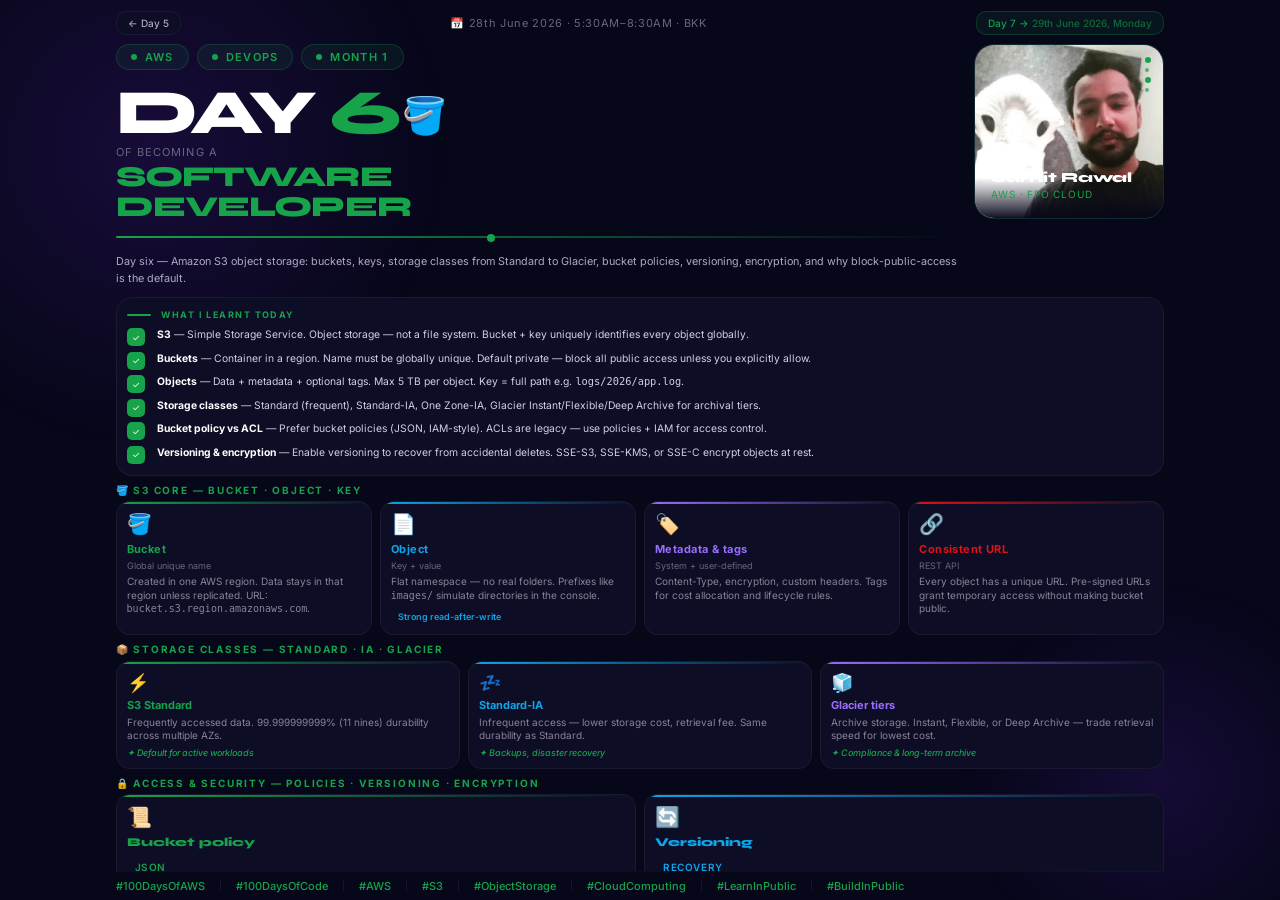
<file: days/day-006.html>
<!DOCTYPE html>
<html lang="en">
<head>
<meta charset="UTF-8">
<meta name="viewport" content="width=device-width, initial-scale=1.0, viewport-fit=cover">
<!--
  DAY TEMPLATE — copy this file to day-XXX.html and replace all PLACEHOLDER values.
  Pattern matches day-005.html (hero, badges, sections, cards, code, GLF, quote, hashtags).
  Color: set --c in :root per block (Python #16A34A, DevOps #D97706, Frontend #0EA5E9).
-->
<meta name="description" content="Day 6 of 100 — Amazon S3: buckets, objects, storage classes, bucket policies, versioning, and encryption.">
<title>Day 6 · Amazon S3 Fundamentals · Sumit Rawal</title>
<link href="https://fonts.googleapis.com/css2?family=Inter:wght@300;400;500;600;700&family=Syne:wght@700;800&display=swap" rel="stylesheet">
<style>
*,*::before,*::after{box-sizing:border-box;margin:0;padding:0;}
body{background:#07071A;color:#fff;font-family:'Inter',sans-serif;-webkit-font-smoothing:antialiased;}
:root{--c:#16A34A;--purple:#9B6DFF;--grey:#B0A8C4;--dim:#6B6480;--bg2:#0D0D25;}

.glow-tl{position:fixed;width:600px;height:600px;background:radial-gradient(circle,#4C1D9540,transparent 70%);border-radius:50%;top:-150px;left:-150px;pointer-events:none;z-index:0;}
.glow-br{position:fixed;width:400px;height:400px;background:radial-gradient(circle,#6D28D925,transparent 70%);border-radius:50%;bottom:-80px;right:-80px;pointer-events:none;z-index:0;}

nav{position:sticky;top:0;z-index:100;background:#07071Aee;backdrop-filter:blur(12px);border-bottom:1px solid #ffffff0A;padding:0 32px;display:flex;align-items:center;justify-content:space-between;height:60px;}
.nav-left{display:flex;align-items:center;gap:12px;}
.nav-left img{width:34px;height:34px;border-radius:50%;border:2px solid var(--c);object-fit:cover;object-position:top;}
.nav-name{font-family:'Syne',sans-serif;font-weight:800;font-size:14px;}
.nav-right{display:flex;align-items:center;gap:16px;}
.back-btn{background:#ffffff08;border:1px solid #ffffff12;border-radius:8px;padding:6px 14px;font-size:11px;font-weight:500;color:var(--grey);text-decoration:none;transition:background 0.2s;}
.back-btn:hover{background:#ffffff14;color:#fff;}

.wrap{position:relative;z-index:1;max-width:900px;margin:0 auto;padding:36px 32px 60px;}

.day-nav{display:flex;justify-content:space-between;align-items:center;margin-bottom:28px;}
.day-nav a{background:var(--bg2);border:1px solid #ffffff0D;border-radius:10px;padding:10px 18px;font-size:12px;font-weight:500;color:var(--grey);text-decoration:none;transition:all 0.2s;}
.day-nav a:hover{border-color:#16A34A50;color:#fff;}
.day-nav .next{background:#16A34A18;border-color:#16A34A40;color:var(--c);}
.day-counter{font-size:11px;color:var(--dim);letter-spacing:0.06em;}

/* HERO */
.hero-grid{display:grid;grid-template-columns:1fr 240px;gap:32px;align-items:start;margin-bottom:32px;}
.day-badges{display:flex;flex-wrap:wrap;gap:8px;margin-bottom:16px;}
.day-badge{display:inline-flex;align-items:center;gap:8px;background:#16A34A18;border:1px solid #16A34A40;border-radius:100px;padding:5px 14px;font-size:11px;font-weight:600;color:var(--c);letter-spacing:0.12em;text-transform:uppercase;width:fit-content;}
.day-badge .dot{width:6px;height:6px;background:var(--c);border-radius:50%;}
.pulse{width:7px;height:7px;background:var(--c);border-radius:50%;animation:pulse 2s infinite;}
@keyframes pulse{0%,100%{opacity:1;transform:scale(1);}50%{opacity:0.5;transform:scale(1.4);}}
.day-num{font-family:'Syne',sans-serif;font-weight:800;font-size:88px;line-height:0.85;letter-spacing:-0.05em;margin-bottom:4px;}
.day-num .d{color:#fff;}.day-num .n{color:var(--c);}
.rocket{font-size:58px;vertical-align:middle;margin-left:4px;animation:launch 3s ease-in-out infinite;display:inline-block;}
@keyframes launch{0%,100%{transform:translateY(0) rotate(-10deg);}50%{transform:translateY(-8px) rotate(-10deg);}}
.of-text{font-size:13px;font-weight:400;color:var(--dim);letter-spacing:0.1em;text-transform:uppercase;margin-bottom:5px;margin-top:10px;}
.big-title{font-family:'Syne',sans-serif;font-size:44px;font-weight:800;line-height:0.92;letter-spacing:-0.03em;color:var(--c);text-transform:uppercase;margin-bottom:3px;}
.rule{width:100%;height:2px;background:linear-gradient(90deg,var(--c),transparent);margin:16px 0;border-radius:2px;position:relative;}
.rule::after{content:'';position:absolute;right:55%;top:-2px;width:8px;height:8px;background:var(--c);border-radius:50%;}
.summary{font-size:14px;line-height:1.75;color:var(--grey);}

.photo-card{background:#0F0F2A;border:1px solid #16A34A30;border-radius:20px;overflow:hidden;position:relative;}
.photo-card img{width:100%;aspect-ratio:1/1.1;object-fit:cover;object-position:center top;display:block;}
.photo-overlay{position:absolute;bottom:0;left:0;right:0;background:linear-gradient(0deg,#07071AF5 0%,transparent 60%);padding:18px 16px;}
.photo-name{font-family:'Syne',sans-serif;font-size:17px;font-weight:800;color:#fff;margin-bottom:2px;}
.photo-role{font-size:10px;color:var(--c);letter-spacing:0.08em;text-transform:uppercase;}
.pstars{position:absolute;top:12px;right:12px;display:flex;flex-direction:column;gap:5px;}
.pstar{width:4px;height:4px;background:var(--c);border-radius:50%;opacity:0.7;}
.pstar.big{width:6px;height:6px;opacity:1;}

/* SECTION LABELS */
.sec-label{display:flex;align-items:center;gap:10px;margin:28px 0 16px;}
.sec-line{flex:1;height:1px;background:linear-gradient(90deg,var(--c)50,transparent);}
.sec-title{font-size:10px;font-weight:700;color:var(--c);letter-spacing:0.18em;text-transform:uppercase;white-space:nowrap;}

/* CARDS */
.card{background:var(--bg2);border:1px solid #ffffff0D;border-radius:16px;padding:22px;margin-bottom:20px;}
.card-title{font-size:10px;font-weight:700;color:var(--c);letter-spacing:0.16em;text-transform:uppercase;margin-bottom:16px;display:flex;align-items:center;gap:10px;}
.card-title::before{content:'';flex:0 0 24px;height:2px;background:var(--c);border-radius:2px;}
.check-list{display:flex;flex-direction:column;gap:11px;}
.check-item{display:flex;align-items:flex-start;gap:12px;}
.check-icon{width:24px;height:24px;border-radius:7px;background:var(--c);display:flex;align-items:center;justify-content:center;flex-shrink:0;margin-top:1px;font-size:12px;}
.check-text{font-size:14px;color:#D4CDE8;line-height:1.6;}
.check-text strong{color:#fff;}

/* INSTANCE TYPE GRID */
.it-grid{display:grid;grid-template-columns:repeat(2,1fr);gap:14px;margin-bottom:20px;}
.it-card{background:var(--bg2);border:1px solid #ffffff0D;border-radius:14px;padding:18px 16px;position:relative;overflow:hidden;transition:border-color 0.2s;}
.it-card:hover{border-color:#16A34A40;}
.it-card::before{content:'';position:absolute;top:0;left:0;right:0;height:2px;background:linear-gradient(90deg,var(--bord,#16A34A),transparent);}
.it-icon{font-size:24px;margin-bottom:10px;display:block;}
.it-name{font-family:'Syne',sans-serif;font-size:14px;font-weight:800;color:var(--bord,#16A34A);margin-bottom:6px;}
.it-tag{display:inline-block;font-size:10px;font-weight:600;padding:2px 8px;border-radius:6px;background:var(--bord,#16A34A)18;color:var(--bord,#16A34A);border:1px solid var(--bord,#16A34A)35;margin-bottom:8px;letter-spacing:0.06em;}
.it-desc{font-size:12px;color:#8A8299;line-height:1.6;}
.it-use{font-size:11px;color:#16A34A;margin-top:6px;font-weight:500;}

/* STORAGE GRID */
.st-grid{display:grid;grid-template-columns:repeat(4,1fr);gap:12px;margin-bottom:20px;}
.st-card{background:var(--bg2);border:1px solid #ffffff0D;border-radius:14px;padding:16px 14px;position:relative;overflow:hidden;}
.st-card::before{content:'';position:absolute;top:0;left:0;right:0;height:2px;background:linear-gradient(90deg,var(--sc,#9B6DFF),transparent);}
.st-icon{font-size:26px;margin-bottom:10px;display:block;}
.st-name{font-size:12px;font-weight:700;color:var(--sc,#9B6DFF);margin-bottom:4px;letter-spacing:0.04em;}
.st-abbr{font-size:10px;color:var(--dim);margin-bottom:8px;}
.st-desc{font-size:11px;color:#8A8299;line-height:1.6;}
.st-tag{display:inline-block;font-size:9px;font-weight:600;padding:2px 7px;border-radius:5px;background:var(--sc,#9B6DFF)18;color:var(--sc,#9B6DFF);border:1px solid var(--sc,#9B6DFF)30;margin-top:7px;}

/* PLACEMENT / TENANCY 3-col */
.three-grid{display:grid;grid-template-columns:repeat(3,1fr);gap:14px;margin-bottom:20px;}
.three-card{background:var(--bg2);border:1px solid #ffffff0D;border-radius:14px;padding:18px 16px;position:relative;overflow:hidden;}
.three-card::before{content:'';position:absolute;top:0;left:0;right:0;height:2px;background:linear-gradient(90deg,var(--tc,#16A34A),transparent);}
.three-icon{font-size:22px;margin-bottom:9px;display:block;}
.three-name{font-size:13px;font-weight:700;color:var(--tc,#16A34A);margin-bottom:6px;}
.three-desc{font-size:11.5px;color:#8A8299;line-height:1.6;}
.three-use{font-size:10px;color:#16A34A;margin-top:6px;font-weight:500;font-style:italic;}

/* CODE */
.code-card{background:#0A0A1F;border:1px solid #ffffff0D;border-radius:16px;overflow:hidden;margin-bottom:20px;}
.code-hdr{background:#111128;padding:10px 16px;display:flex;align-items:center;gap:8px;border-bottom:1px solid #ffffff08;}
.dr{width:10px;height:10px;border-radius:50%;background:#FF5F57;}
.dy{width:10px;height:10px;border-radius:50%;background:#FEBC2E;}
.dg{width:10px;height:10px;border-radius:50%;background:#28C840;}
.fname{font-size:12px;color:#6B6480;margin-left:8px;}
.code-body{padding:18px 22px;font-family:'Courier New',monospace;font-size:12.5px;line-height:2;overflow-x:auto;}
.cl{color:#4D4A6E;}.ck{color:#FF79C6;}.cv{color:#8BE9FD;}.cs{color:#F1FA8C;}.cm{color:#16A34A;}.cw{color:#fff;}.cg{color:#50FA7B;}.cp{color:#C4A0FF;}

/* COMPARE TABLE */
.compare{width:100%;border-collapse:separate;border-spacing:0;margin-bottom:20px;font-size:12.5px;}
.compare th{background:#111128;color:var(--c);font-weight:600;padding:10px 14px;text-align:left;font-size:11px;letter-spacing:0.08em;text-transform:uppercase;border-bottom:1px solid #ffffff0D;}
.compare th:first-child{border-radius:10px 0 0 0;}.compare th:last-child{border-radius:0 10px 0 0;}
.compare td{padding:10px 14px;border-bottom:1px solid #ffffff07;color:#D4CDE8;vertical-align:top;line-height:1.5;}
.compare tr:last-child td{border-bottom:none;}
.compare tr:nth-child(even) td{background:#0D0D2510;}
.compare .tag{display:inline-block;font-size:10px;padding:2px 8px;border-radius:5px;font-weight:600;}
.tag-green{background:#16A34A18;color:#4ADE80;border:1px solid #16A34A35;}
.tag-blue{background:#0EA5E918;color:#38BDF8;border:1px solid #0EA5E935;}
.tag-orange{background:#16A34A18;color:#4ADE80;border:1px solid #16A34A35;}
.tag-red{background:#E1111818;color:#F87171;border:1px solid #E1111835;}

/* GLF ROW */
.glf{display:grid;grid-template-columns:repeat(3,1fr);gap:14px;margin-bottom:20px;}
.glf-card{background:var(--bg2);border:1px solid #ffffff0D;border-radius:14px;padding:16px;display:flex;align-items:flex-start;gap:10px;}
.glf-icon{font-size:20px;flex-shrink:0;margin-top:2px;}
.glf-label{font-size:10px;font-weight:700;color:var(--c);letter-spacing:0.12em;text-transform:uppercase;margin-bottom:5px;}
.glf-val{font-size:13px;color:#D4CDE8;font-weight:500;line-height:1.45;}

/* QUOTE */
.quote{background:linear-gradient(135deg,#13132E,#0F0F26);border:1px solid #16A34A30;border-radius:18px;padding:28px;margin-bottom:20px;display:grid;grid-template-columns:1fr auto;gap:24px;align-items:center;position:relative;overflow:hidden;}
.quote::before{content:'';position:absolute;bottom:-30px;right:-30px;width:160px;height:160px;background:radial-gradient(circle,#16A34A30,transparent 70%);border-radius:50%;}
.qmark{font-family:'Syne',sans-serif;font-size:72px;line-height:0.6;color:var(--c);margin-bottom:10px;display:block;}
.qtext{font-family:'Syne',sans-serif;font-size:18px;font-weight:700;color:#fff;line-height:1.4;}
.qtext em{font-style:normal;color:var(--c);}
.qvisual{display:flex;flex-direction:column;align-items:center;gap:10px;}
.rocket-big{font-size:46px;animation:launch 3s ease-in-out infinite;}
.code-tag{background:#16A34A18;border:1px solid #16A34A40;border-radius:10px;padding:10px 14px;font-size:20px;text-align:center;}

/* HASHTAGS */
.hashtags{border-top:1px solid #ffffff08;padding-top:20px;display:flex;flex-wrap:wrap;gap:6px 14px;}
.hashtag{font-size:11px;color:var(--c);font-weight:500;}
.ht-sep{color:#ffffff15;}

html,body{height:100%;overflow:hidden;}
@supports (height:100dvh){html,body{height:100dvh;}}
.wrap{max-width:1100px;padding:clamp(8px,1.2vh,18px) clamp(14px,2vw,28px) clamp(6px,0.8vh,12px);height:100%;display:flex;flex-direction:column;overflow:hidden;margin:0 auto;}
.day-nav{margin-bottom:clamp(6px,1vh,12px);flex-shrink:0;}
.day-nav a{padding:5px 11px;font-size:10px;}
.hero-grid{margin-bottom:clamp(8px,1.2vh,14px);flex-shrink:0;grid-template-columns:1fr 190px;gap:16px;}
.day-num{font-size:clamp(40px,7vh,68px);}
.rocket{font-size:clamp(24px,4vh,40px);}
.big-title{font-size:clamp(20px,3.2vh,34px);}
.of-text{font-size:11px;margin-top:6px;}
.summary{font-size:clamp(10px,1.2vh,12px);line-height:1.5;}
.photo-card{max-height:clamp(130px,20vh,175px);}
.photo-card img{aspect-ratio:1/1;}
.photo-name{font-size:14px;}
.sec-label{margin:clamp(6px,0.9vh,10px) 0 clamp(4px,0.6vh,8px);}
.card{padding:clamp(10px,1.2vh,14px);margin-bottom:clamp(6px,0.8vh,10px);}
.card-title{margin-bottom:clamp(6px,0.8vh,10px);font-size:9px;}
.check-list{gap:clamp(4px,0.5vh,7px);}
.check-text{font-size:clamp(10px,1.15vh,12px);line-height:1.4;}
.check-icon{width:18px;height:18px;font-size:9px;border-radius:5px;}
.st-grid,.three-grid,.it-grid{margin-bottom:clamp(6px,0.8vh,10px);gap:8px;}
.st-card,.three-card,.it-card{padding:10px;}
.st-icon{font-size:20px;margin-bottom:6px;}
.st-name{font-size:11px;}
.st-desc,.three-desc,.it-desc{font-size:10px;line-height:1.35;}
.st-abbr{font-size:9px;margin-bottom:4px;}
.three-icon{font-size:18px;margin-bottom:5px;}
.three-name{font-size:11px;margin-bottom:4px;}
.three-use,.it-use{font-size:9px;margin-top:4px;}
.it-icon{font-size:20px;margin-bottom:6px;}
.it-name{font-size:12px;}
.arrow-list{gap:6px;}
.arrow-item{font-size:clamp(10px,1.15vh,12px);}
.arrow-icon{width:18px;height:18px;font-size:9px;}
.hashtags{padding-top:clamp(6px,0.8vh,10px);flex-shrink:0;font-size:10px;}
.glf{margin-bottom:clamp(6px,0.8vh,10px);gap:8px;}
.glf-card{padding:10px 12px;}
.glf-val{font-size:clamp(10px,1.1vh,11px);line-height:1.4;}
.wrap>.hero-grid{flex-shrink:0;}
#shotScale{flex:1;min-height:0;overflow:hidden;}

</style>
</head>
<body>
<div class="glow-tl"></div>
<div class="glow-br"></div>


<div class="wrap">
  <div class="day-nav">
    <a href="day-005.html">← Day 5</a>
    <div class="day-counter">📅 28th June 2026 · 5:30AM–8:30AM · BKK</div>
    <a href="#" class="next">Day 7 → <span style="opacity:0.6;font-size:10px;">29th June 2026, Monday</span></a>
  </div>

  <div class="hero-grid">
    <div>
      <div class="day-badges">
        <div class="day-badge"><div class="dot pulse"></div>AWS</div>
        <div class="day-badge"><div class="dot"></div>DevOps</div>
        <div class="day-badge"><div class="dot"></div>Month 1</div>
      </div>
      <div class="day-num"><span class="d">DAY</span> <span class="n">6</span><span class="rocket">🪣</span></div>
      <div class="of-text">Of Becoming a</div>
      <div class="big-title">SOFTWARE</div>
      <div class="big-title">DEVELOPER</div>
      <div class="rule"></div>
      <p class="summary">
        Day six — Amazon S3 object storage: buckets, keys, storage classes from Standard to Glacier, bucket policies, versioning, encryption, and why block-public-access is the default.
      </p>
    </div>
    <div class="photo-card">
      <img src="[data-uri]" alt="Sumit Rawal">
      <div class="pstars">
        <div class="pstar big"></div><div class="pstar"></div>
        <div class="pstar big"></div><div class="pstar"></div>
      </div>
      <div class="photo-overlay">
        <div class="photo-name">Sumit Rawal</div>
        <div class="photo-role">AWS · FPO Cloud</div>
      </div>
    </div>
  </div>


  <div id="shotScale">

  <div class="card">
    <div class="card-title">What I learnt today</div>
    <div class="check-list">
      <div class="check-item"><div class="check-icon">✓</div><div class="check-text"><strong>S3</strong> — Simple Storage Service. Object storage — not a file system. Bucket + key uniquely identifies every object globally.</div></div>
      <div class="check-item"><div class="check-icon">✓</div><div class="check-text"><strong>Buckets</strong> — Container in a region. Name must be globally unique. Default private — block all public access unless you explicitly allow.</div></div>
      <div class="check-item"><div class="check-icon">✓</div><div class="check-text"><strong>Objects</strong> — Data + metadata + optional tags. Max 5 TB per object. Key = full path e.g. <code>logs/2026/app.log</code>.</div></div>
      <div class="check-item"><div class="check-icon">✓</div><div class="check-text"><strong>Storage classes</strong> — Standard (frequent), Standard-IA, One Zone-IA, Glacier Instant/Flexible/Deep Archive for archival tiers.</div></div>
      <div class="check-item"><div class="check-icon">✓</div><div class="check-text"><strong>Bucket policy vs ACL</strong> — Prefer bucket policies (JSON, IAM-style). ACLs are legacy — use policies + IAM for access control.</div></div>
      <div class="check-item"><div class="check-icon">✓</div><div class="check-text"><strong>Versioning &amp; encryption</strong> — Enable versioning to recover from accidental deletes. SSE-S3, SSE-KMS, or SSE-C encrypt objects at rest.</div></div>
    </div>
  </div>

  <div class="sec-label">
    <div class="sec-title">🪣 S3 Core — Bucket · Object · Key</div>
    <div class="sec-line"></div>
  </div>
  <div class="st-grid">
    <div class="st-card" style="--sc:#16A34A">
      <span class="st-icon">🪣</span>
      <div class="st-name">Bucket</div>
      <div class="st-abbr">Global unique name</div>
      <div class="st-desc">Created in one AWS region. Data stays in that region unless replicated. URL: <code>bucket.s3.region.amazonaws.com</code>.</div>
    </div>
    <div class="st-card" style="--sc:#0EA5E9">
      <span class="st-icon">📄</span>
      <div class="st-name">Object</div>
      <div class="st-abbr">Key + value</div>
      <div class="st-desc">Flat namespace — no real folders. Prefixes like <code>images/</code> simulate directories in the console.</div>
      <span class="st-tag">Strong read-after-write</span>
    </div>
    <div class="st-card" style="--sc:#9B6DFF">
      <span class="st-icon">🏷️</span>
      <div class="st-name">Metadata &amp; tags</div>
      <div class="st-abbr">System + user-defined</div>
      <div class="st-desc">Content-Type, encryption, custom headers. Tags for cost allocation and lifecycle rules.</div>
    </div>
    <div class="st-card" style="--sc:#E11118">
      <span class="st-icon">🔗</span>
      <div class="st-name">Consistent URL</div>
      <div class="st-abbr">REST API</div>
      <div class="st-desc">Every object has a unique URL. Pre-signed URLs grant temporary access without making bucket public.</div>
    </div>
  </div>

  <div class="sec-label">
    <div class="sec-title">📦 Storage Classes — Standard · IA · Glacier</div>
    <div class="sec-line"></div>
  </div>
  <div class="three-grid">
    <div class="three-card" style="--tc:#16A34A">
      <span class="three-icon">⚡</span>
      <div class="three-name">S3 Standard</div>
      <div class="three-desc">Frequently accessed data. 99.999999999% (11 nines) durability across multiple AZs.</div>
      <div class="three-use">✦ Default for active workloads</div>
    </div>
    <div class="three-card" style="--tc:#0EA5E9">
      <span class="three-icon">💤</span>
      <div class="three-name">Standard-IA</div>
      <div class="three-desc">Infrequent access — lower storage cost, retrieval fee. Same durability as Standard.</div>
      <div class="three-use">✦ Backups, disaster recovery</div>
    </div>
    <div class="three-card" style="--tc:#9B6DFF">
      <span class="three-icon">🧊</span>
      <div class="three-name">Glacier tiers</div>
      <div class="three-desc">Archive storage. Instant, Flexible, or Deep Archive — trade retrieval speed for lowest cost.</div>
      <div class="three-use">✦ Compliance &amp; long-term archive</div>
    </div>
  </div>

  <div class="sec-label">
    <div class="sec-title">🔒 Access &amp; Security — Policies · Versioning · Encryption</div>
    <div class="sec-line"></div>
  </div>
  <div class="it-grid">
    <div class="it-card" style="--bord:#16A34A">
      <span class="it-icon">📜</span>
      <div class="it-name">Bucket policy</div>
      <span class="it-tag">JSON</span>
      <div class="it-desc">Resource-based policy on the bucket. Allow cross-account access, CloudFront OAC, or public read for static sites.</div>
      <div class="it-use">✦ Prefer over ACLs</div>
    </div>
    <div class="it-card" style="--bord:#0EA5E9">
      <span class="it-icon">🔄</span>
      <div class="it-name">Versioning</div>
      <span class="it-tag">RECOVERY</span>
      <div class="it-desc">Keep all versions of an object. Delete marker hides current version — restore by removing marker.</div>
      <div class="it-use">✦ Required for replication</div>
    </div>
  </div>

  <div class="glf">
    <div class="glf-card">
      <span class="glf-icon">🌏</span>
      <div>
        <div class="glf-label">Regional</div>
        <div class="glf-val">Bucket lives in one region. Choose close to users or EC2. Cross-region replication copies objects automatically.</div>
      </div>
    </div>
    <div class="glf-card">
      <span class="glf-icon">💰</span>
      <div>
        <div class="glf-label">Pay per use</div>
        <div class="glf-val">Charged for storage GB-month, requests (PUT/GET), and data transfer out. Lifecycle rules move objects to cheaper tiers.</div>
      </div>
    </div>
    <div class="glf-card">
      <span class="glf-icon">🛡️</span>
      <div>
        <div class="glf-label">Block public access</div>
        <div class="glf-val">Account-level setting blocks public buckets by default. Only open when hosting static assets with a deliberate policy.</div>
      </div>
    </div>
  </div>

  </div><!-- /shotScale -->
  <div class="hashtags">
    <span class="hashtag">#100DaysOfAWS</span><span class="ht-sep">|</span>
    <span class="hashtag">#100DaysOfCode</span><span class="ht-sep">|</span>
    <span class="hashtag">#AWS</span><span class="ht-sep">|</span>
    <span class="hashtag">#S3</span><span class="ht-sep">|</span>
    <span class="hashtag">#ObjectStorage</span><span class="ht-sep">|</span>
    <span class="hashtag">#CloudComputing</span><span class="ht-sep">|</span>
    <span class="hashtag">#LearnInPublic</span><span class="ht-sep">|</span>
    <span class="hashtag">#BuildInPublic</span>
  </div>

</div>

<script>
(function(){
  function fit(){
    var el=document.getElementById('shotScale');
    var wrap=document.querySelector('.wrap');
    if(!el||!wrap)return;
    el.style.transform='none';el.style.width='100%';
    requestAnimationFrame(function(){
      var tags=document.querySelector('.hashtags');
      var tagH=tags?tags.offsetHeight:0;
      var nav=document.querySelector('.day-nav');
      var navH=nav?nav.offsetHeight:0;
      var avail=wrap.clientHeight-tagH-navH-6;
      var need=el.scrollHeight;
      if(need>avail){
        var s=Math.max(0.62,avail/need);
        el.style.transform='scale('+s+')';
        el.style.transformOrigin='top center';
        el.style.width=(100/s)+'%';
      }
    });
  }
  fit();window.addEventListener('resize',fit);window.addEventListener('load',fit);
  if(document.fonts&&document.fonts.ready)document.fonts.ready.then(fit);
})();
</script>

</body>
</html>
</file>
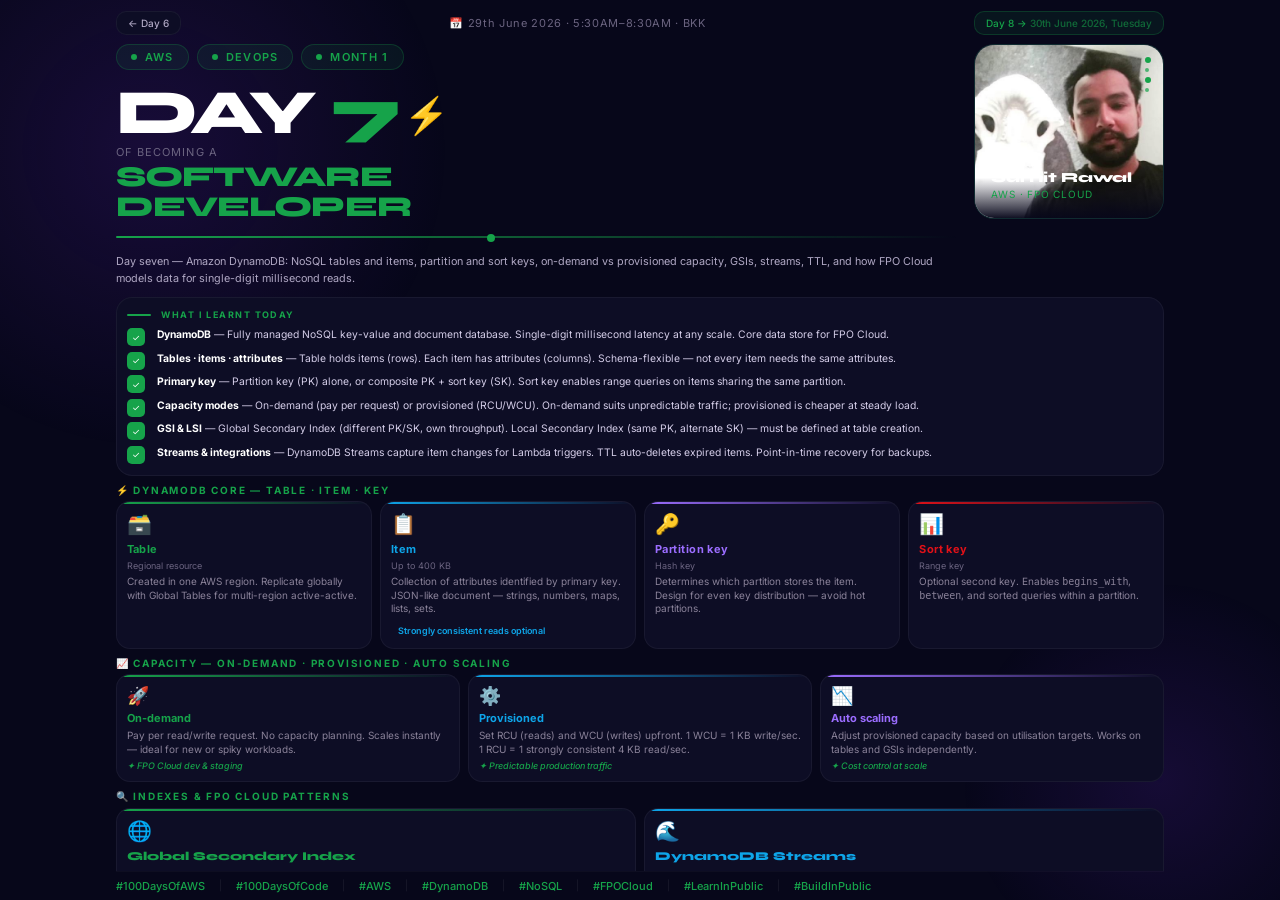
<file: days/day-007.html>
<!DOCTYPE html>
<html lang="en">
<head>
<meta charset="UTF-8">
<meta name="viewport" content="width=device-width, initial-scale=1.0, viewport-fit=cover">
<!--
  DAY TEMPLATE — copy this file to day-XXX.html and replace all PLACEHOLDER values.
  Pattern matches day-005.html (hero, badges, sections, cards, code, GLF, quote, hashtags).
  Color: set --c in :root per block (Python #16A34A, DevOps #D97706, Frontend #0EA5E9).
-->
<meta name="description" content="Day 7 of 100 — Amazon DynamoDB: tables, keys, capacity modes, GSIs, streams, and FPO Cloud data patterns.">
<title>Day 7 · Amazon DynamoDB Fundamentals · Sumit Rawal</title>
<link href="https://fonts.googleapis.com/css2?family=Inter:wght@300;400;500;600;700&family=Syne:wght@700;800&display=swap" rel="stylesheet">
<style>
*,*::before,*::after{box-sizing:border-box;margin:0;padding:0;}
body{background:#07071A;color:#fff;font-family:'Inter',sans-serif;-webkit-font-smoothing:antialiased;}
:root{--c:#16A34A;--purple:#9B6DFF;--grey:#B0A8C4;--dim:#6B6480;--bg2:#0D0D25;}

.glow-tl{position:fixed;width:600px;height:600px;background:radial-gradient(circle,#4C1D9540,transparent 70%);border-radius:50%;top:-150px;left:-150px;pointer-events:none;z-index:0;}
.glow-br{position:fixed;width:400px;height:400px;background:radial-gradient(circle,#6D28D925,transparent 70%);border-radius:50%;bottom:-80px;right:-80px;pointer-events:none;z-index:0;}

nav{position:sticky;top:0;z-index:100;background:#07071Aee;backdrop-filter:blur(12px);border-bottom:1px solid #ffffff0A;padding:0 32px;display:flex;align-items:center;justify-content:space-between;height:60px;}
.nav-left{display:flex;align-items:center;gap:12px;}
.nav-left img{width:34px;height:34px;border-radius:50%;border:2px solid var(--c);object-fit:cover;object-position:top;}
.nav-name{font-family:'Syne',sans-serif;font-weight:800;font-size:14px;}
.nav-right{display:flex;align-items:center;gap:16px;}
.back-btn{background:#ffffff08;border:1px solid #ffffff12;border-radius:8px;padding:6px 14px;font-size:11px;font-weight:500;color:var(--grey);text-decoration:none;transition:background 0.2s;}
.back-btn:hover{background:#ffffff14;color:#fff;}

.wrap{position:relative;z-index:1;max-width:900px;margin:0 auto;padding:36px 32px 60px;}

.day-nav{display:flex;justify-content:space-between;align-items:center;margin-bottom:28px;}
.day-nav a{background:var(--bg2);border:1px solid #ffffff0D;border-radius:10px;padding:10px 18px;font-size:12px;font-weight:500;color:var(--grey);text-decoration:none;transition:all 0.2s;}
.day-nav a:hover{border-color:#16A34A50;color:#fff;}
.day-nav .next{background:#16A34A18;border-color:#16A34A40;color:var(--c);}
.day-counter{font-size:11px;color:var(--dim);letter-spacing:0.06em;}

/* HERO */
.hero-grid{display:grid;grid-template-columns:1fr 240px;gap:32px;align-items:start;margin-bottom:32px;}
.day-badges{display:flex;flex-wrap:wrap;gap:8px;margin-bottom:16px;}
.day-badge{display:inline-flex;align-items:center;gap:8px;background:#16A34A18;border:1px solid #16A34A40;border-radius:100px;padding:5px 14px;font-size:11px;font-weight:600;color:var(--c);letter-spacing:0.12em;text-transform:uppercase;width:fit-content;}
.day-badge .dot{width:6px;height:6px;background:var(--c);border-radius:50%;}
.pulse{width:7px;height:7px;background:var(--c);border-radius:50%;animation:pulse 2s infinite;}
@keyframes pulse{0%,100%{opacity:1;transform:scale(1);}50%{opacity:0.5;transform:scale(1.4);}}
.day-num{font-family:'Syne',sans-serif;font-weight:800;font-size:88px;line-height:0.85;letter-spacing:-0.05em;margin-bottom:4px;}
.day-num .d{color:#fff;}.day-num .n{color:var(--c);}
.rocket{font-size:58px;vertical-align:middle;margin-left:4px;animation:launch 3s ease-in-out infinite;display:inline-block;}
@keyframes launch{0%,100%{transform:translateY(0) rotate(-10deg);}50%{transform:translateY(-8px) rotate(-10deg);}}
.of-text{font-size:13px;font-weight:400;color:var(--dim);letter-spacing:0.1em;text-transform:uppercase;margin-bottom:5px;margin-top:10px;}
.big-title{font-family:'Syne',sans-serif;font-size:44px;font-weight:800;line-height:0.92;letter-spacing:-0.03em;color:var(--c);text-transform:uppercase;margin-bottom:3px;}
.rule{width:100%;height:2px;background:linear-gradient(90deg,var(--c),transparent);margin:16px 0;border-radius:2px;position:relative;}
.rule::after{content:'';position:absolute;right:55%;top:-2px;width:8px;height:8px;background:var(--c);border-radius:50%;}
.summary{font-size:14px;line-height:1.75;color:var(--grey);}

.photo-card{background:#0F0F2A;border:1px solid #16A34A30;border-radius:20px;overflow:hidden;position:relative;}
.photo-card img{width:100%;aspect-ratio:1/1.1;object-fit:cover;object-position:center top;display:block;}
.photo-overlay{position:absolute;bottom:0;left:0;right:0;background:linear-gradient(0deg,#07071AF5 0%,transparent 60%);padding:18px 16px;}
.photo-name{font-family:'Syne',sans-serif;font-size:17px;font-weight:800;color:#fff;margin-bottom:2px;}
.photo-role{font-size:10px;color:var(--c);letter-spacing:0.08em;text-transform:uppercase;}
.pstars{position:absolute;top:12px;right:12px;display:flex;flex-direction:column;gap:5px;}
.pstar{width:4px;height:4px;background:var(--c);border-radius:50%;opacity:0.7;}
.pstar.big{width:6px;height:6px;opacity:1;}

/* SECTION LABELS */
.sec-label{display:flex;align-items:center;gap:10px;margin:28px 0 16px;}
.sec-line{flex:1;height:1px;background:linear-gradient(90deg,var(--c)50,transparent);}
.sec-title{font-size:10px;font-weight:700;color:var(--c);letter-spacing:0.18em;text-transform:uppercase;white-space:nowrap;}

/* CARDS */
.card{background:var(--bg2);border:1px solid #ffffff0D;border-radius:16px;padding:22px;margin-bottom:20px;}
.card-title{font-size:10px;font-weight:700;color:var(--c);letter-spacing:0.16em;text-transform:uppercase;margin-bottom:16px;display:flex;align-items:center;gap:10px;}
.card-title::before{content:'';flex:0 0 24px;height:2px;background:var(--c);border-radius:2px;}
.check-list{display:flex;flex-direction:column;gap:11px;}
.check-item{display:flex;align-items:flex-start;gap:12px;}
.check-icon{width:24px;height:24px;border-radius:7px;background:var(--c);display:flex;align-items:center;justify-content:center;flex-shrink:0;margin-top:1px;font-size:12px;}
.check-text{font-size:14px;color:#D4CDE8;line-height:1.6;}
.check-text strong{color:#fff;}

/* INSTANCE TYPE GRID */
.it-grid{display:grid;grid-template-columns:repeat(2,1fr);gap:14px;margin-bottom:20px;}
.it-card{background:var(--bg2);border:1px solid #ffffff0D;border-radius:14px;padding:18px 16px;position:relative;overflow:hidden;transition:border-color 0.2s;}
.it-card:hover{border-color:#16A34A40;}
.it-card::before{content:'';position:absolute;top:0;left:0;right:0;height:2px;background:linear-gradient(90deg,var(--bord,#16A34A),transparent);}
.it-icon{font-size:24px;margin-bottom:10px;display:block;}
.it-name{font-family:'Syne',sans-serif;font-size:14px;font-weight:800;color:var(--bord,#16A34A);margin-bottom:6px;}
.it-tag{display:inline-block;font-size:10px;font-weight:600;padding:2px 8px;border-radius:6px;background:var(--bord,#16A34A)18;color:var(--bord,#16A34A);border:1px solid var(--bord,#16A34A)35;margin-bottom:8px;letter-spacing:0.06em;}
.it-desc{font-size:12px;color:#8A8299;line-height:1.6;}
.it-use{font-size:11px;color:#16A34A;margin-top:6px;font-weight:500;}

/* STORAGE GRID */
.st-grid{display:grid;grid-template-columns:repeat(4,1fr);gap:12px;margin-bottom:20px;}
.st-card{background:var(--bg2);border:1px solid #ffffff0D;border-radius:14px;padding:16px 14px;position:relative;overflow:hidden;}
.st-card::before{content:'';position:absolute;top:0;left:0;right:0;height:2px;background:linear-gradient(90deg,var(--sc,#9B6DFF),transparent);}
.st-icon{font-size:26px;margin-bottom:10px;display:block;}
.st-name{font-size:12px;font-weight:700;color:var(--sc,#9B6DFF);margin-bottom:4px;letter-spacing:0.04em;}
.st-abbr{font-size:10px;color:var(--dim);margin-bottom:8px;}
.st-desc{font-size:11px;color:#8A8299;line-height:1.6;}
.st-tag{display:inline-block;font-size:9px;font-weight:600;padding:2px 7px;border-radius:5px;background:var(--sc,#9B6DFF)18;color:var(--sc,#9B6DFF);border:1px solid var(--sc,#9B6DFF)30;margin-top:7px;}

/* PLACEMENT / TENANCY 3-col */
.three-grid{display:grid;grid-template-columns:repeat(3,1fr);gap:14px;margin-bottom:20px;}
.three-card{background:var(--bg2);border:1px solid #ffffff0D;border-radius:14px;padding:18px 16px;position:relative;overflow:hidden;}
.three-card::before{content:'';position:absolute;top:0;left:0;right:0;height:2px;background:linear-gradient(90deg,var(--tc,#16A34A),transparent);}
.three-icon{font-size:22px;margin-bottom:9px;display:block;}
.three-name{font-size:13px;font-weight:700;color:var(--tc,#16A34A);margin-bottom:6px;}
.three-desc{font-size:11.5px;color:#8A8299;line-height:1.6;}
.three-use{font-size:10px;color:#16A34A;margin-top:6px;font-weight:500;font-style:italic;}

/* CODE */
.code-card{background:#0A0A1F;border:1px solid #ffffff0D;border-radius:16px;overflow:hidden;margin-bottom:20px;}
.code-hdr{background:#111128;padding:10px 16px;display:flex;align-items:center;gap:8px;border-bottom:1px solid #ffffff08;}
.dr{width:10px;height:10px;border-radius:50%;background:#FF5F57;}
.dy{width:10px;height:10px;border-radius:50%;background:#FEBC2E;}
.dg{width:10px;height:10px;border-radius:50%;background:#28C840;}
.fname{font-size:12px;color:#6B6480;margin-left:8px;}
.code-body{padding:18px 22px;font-family:'Courier New',monospace;font-size:12.5px;line-height:2;overflow-x:auto;}
.cl{color:#4D4A6E;}.ck{color:#FF79C6;}.cv{color:#8BE9FD;}.cs{color:#F1FA8C;}.cm{color:#16A34A;}.cw{color:#fff;}.cg{color:#50FA7B;}.cp{color:#C4A0FF;}

/* COMPARE TABLE */
.compare{width:100%;border-collapse:separate;border-spacing:0;margin-bottom:20px;font-size:12.5px;}
.compare th{background:#111128;color:var(--c);font-weight:600;padding:10px 14px;text-align:left;font-size:11px;letter-spacing:0.08em;text-transform:uppercase;border-bottom:1px solid #ffffff0D;}
.compare th:first-child{border-radius:10px 0 0 0;}.compare th:last-child{border-radius:0 10px 0 0;}
.compare td{padding:10px 14px;border-bottom:1px solid #ffffff07;color:#D4CDE8;vertical-align:top;line-height:1.5;}
.compare tr:last-child td{border-bottom:none;}
.compare tr:nth-child(even) td{background:#0D0D2510;}
.compare .tag{display:inline-block;font-size:10px;padding:2px 8px;border-radius:5px;font-weight:600;}
.tag-green{background:#16A34A18;color:#4ADE80;border:1px solid #16A34A35;}
.tag-blue{background:#0EA5E918;color:#38BDF8;border:1px solid #0EA5E935;}
.tag-orange{background:#16A34A18;color:#4ADE80;border:1px solid #16A34A35;}
.tag-red{background:#E1111818;color:#F87171;border:1px solid #E1111835;}

/* GLF ROW */
.glf{display:grid;grid-template-columns:repeat(3,1fr);gap:14px;margin-bottom:20px;}
.glf-card{background:var(--bg2);border:1px solid #ffffff0D;border-radius:14px;padding:16px;display:flex;align-items:flex-start;gap:10px;}
.glf-icon{font-size:20px;flex-shrink:0;margin-top:2px;}
.glf-label{font-size:10px;font-weight:700;color:var(--c);letter-spacing:0.12em;text-transform:uppercase;margin-bottom:5px;}
.glf-val{font-size:13px;color:#D4CDE8;font-weight:500;line-height:1.45;}

/* QUOTE */
.quote{background:linear-gradient(135deg,#13132E,#0F0F26);border:1px solid #16A34A30;border-radius:18px;padding:28px;margin-bottom:20px;display:grid;grid-template-columns:1fr auto;gap:24px;align-items:center;position:relative;overflow:hidden;}
.quote::before{content:'';position:absolute;bottom:-30px;right:-30px;width:160px;height:160px;background:radial-gradient(circle,#16A34A30,transparent 70%);border-radius:50%;}
.qmark{font-family:'Syne',sans-serif;font-size:72px;line-height:0.6;color:var(--c);margin-bottom:10px;display:block;}
.qtext{font-family:'Syne',sans-serif;font-size:18px;font-weight:700;color:#fff;line-height:1.4;}
.qtext em{font-style:normal;color:var(--c);}
.qvisual{display:flex;flex-direction:column;align-items:center;gap:10px;}
.rocket-big{font-size:46px;animation:launch 3s ease-in-out infinite;}
.code-tag{background:#16A34A18;border:1px solid #16A34A40;border-radius:10px;padding:10px 14px;font-size:20px;text-align:center;}

/* HASHTAGS */
.hashtags{border-top:1px solid #ffffff08;padding-top:20px;display:flex;flex-wrap:wrap;gap:6px 14px;}
.hashtag{font-size:11px;color:var(--c);font-weight:500;}
.ht-sep{color:#ffffff15;}

html,body{height:100%;overflow:hidden;}
@supports (height:100dvh){html,body{height:100dvh;}}
.wrap{max-width:1100px;padding:clamp(8px,1.2vh,18px) clamp(14px,2vw,28px) clamp(6px,0.8vh,12px);height:100%;display:flex;flex-direction:column;overflow:hidden;margin:0 auto;}
.day-nav{margin-bottom:clamp(6px,1vh,12px);flex-shrink:0;}
.day-nav a{padding:5px 11px;font-size:10px;}
.hero-grid{margin-bottom:clamp(8px,1.2vh,14px);flex-shrink:0;grid-template-columns:1fr 190px;gap:16px;}
.day-num{font-size:clamp(40px,7vh,68px);}
.rocket{font-size:clamp(24px,4vh,40px);}
.big-title{font-size:clamp(20px,3.2vh,34px);}
.of-text{font-size:11px;margin-top:6px;}
.summary{font-size:clamp(10px,1.2vh,12px);line-height:1.5;}
.photo-card{max-height:clamp(130px,20vh,175px);}
.photo-card img{aspect-ratio:1/1;}
.photo-name{font-size:14px;}
.sec-label{margin:clamp(6px,0.9vh,10px) 0 clamp(4px,0.6vh,8px);}
.card{padding:clamp(10px,1.2vh,14px);margin-bottom:clamp(6px,0.8vh,10px);}
.card-title{margin-bottom:clamp(6px,0.8vh,10px);font-size:9px;}
.check-list{gap:clamp(4px,0.5vh,7px);}
.check-text{font-size:clamp(10px,1.15vh,12px);line-height:1.4;}
.check-icon{width:18px;height:18px;font-size:9px;border-radius:5px;}
.st-grid,.three-grid,.it-grid{margin-bottom:clamp(6px,0.8vh,10px);gap:8px;}
.st-card,.three-card,.it-card{padding:10px;}
.st-icon{font-size:20px;margin-bottom:6px;}
.st-name{font-size:11px;}
.st-desc,.three-desc,.it-desc{font-size:10px;line-height:1.35;}
.st-abbr{font-size:9px;margin-bottom:4px;}
.three-icon{font-size:18px;margin-bottom:5px;}
.three-name{font-size:11px;margin-bottom:4px;}
.three-use,.it-use{font-size:9px;margin-top:4px;}
.it-icon{font-size:20px;margin-bottom:6px;}
.it-name{font-size:12px;}
.arrow-list{gap:6px;}
.arrow-item{font-size:clamp(10px,1.15vh,12px);}
.arrow-icon{width:18px;height:18px;font-size:9px;}
.hashtags{padding-top:clamp(6px,0.8vh,10px);flex-shrink:0;font-size:10px;}
.glf{margin-bottom:clamp(6px,0.8vh,10px);gap:8px;}
.glf-card{padding:10px 12px;}
.glf-val{font-size:clamp(10px,1.1vh,11px);line-height:1.4;}
.wrap>.hero-grid{flex-shrink:0;}
#shotScale{flex:1;min-height:0;overflow:hidden;}

</style>
</head>
<body>
<div class="glow-tl"></div>
<div class="glow-br"></div>



<div class="wrap">
  <div class="day-nav">
    <a href="day-006.html">← Day 6</a>
    <div class="day-counter">📅 29th June 2026 · 5:30AM–8:30AM · BKK</div>
    <a href="#" class="next">Day 8 → <span style="opacity:0.6;font-size:10px;">30th June 2026, Tuesday</span></a>
  </div>

  <div class="hero-grid">
    <div>
      <div class="day-badges">
        <div class="day-badge"><div class="dot pulse"></div>AWS</div>
        <div class="day-badge"><div class="dot"></div>DevOps</div>
        <div class="day-badge"><div class="dot"></div>Month 1</div>
      </div>
      <div class="day-num"><span class="d">DAY</span> <span class="n">7</span><span class="rocket">⚡</span></div>
      <div class="of-text">Of Becoming a</div>
      <div class="big-title">SOFTWARE</div>
      <div class="big-title">DEVELOPER</div>
      <div class="rule"></div>
      <p class="summary">
        Day seven — Amazon DynamoDB: NoSQL tables and items, partition and sort keys, on-demand vs provisioned capacity, GSIs, streams, TTL, and how FPO Cloud models data for single-digit millisecond reads.
      </p>
    </div>
<div class="photo-card">
      <img src="[data-uri]" alt="Sumit Rawal">
      <div class="pstars">
        <div class="pstar big"></div><div class="pstar"></div>
        <div class="pstar big"></div><div class="pstar"></div>
      </div>
      <div class="photo-overlay">
        <div class="photo-name">Sumit Rawal</div>
        <div class="photo-role">AWS · FPO Cloud</div>
      </div>
    </div>
  </div>


  <div id="shotScale">

  <div class="card">
    <div class="card-title">What I learnt today</div>
    <div class="check-list">
      <div class="check-item"><div class="check-icon">✓</div><div class="check-text"><strong>DynamoDB</strong> — Fully managed NoSQL key-value and document database. Single-digit millisecond latency at any scale. Core data store for FPO Cloud.</div></div>
      <div class="check-item"><div class="check-icon">✓</div><div class="check-text"><strong>Tables · items · attributes</strong> — Table holds items (rows). Each item has attributes (columns). Schema-flexible — not every item needs the same attributes.</div></div>
      <div class="check-item"><div class="check-icon">✓</div><div class="check-text"><strong>Primary key</strong> — Partition key (PK) alone, or composite PK + sort key (SK). Sort key enables range queries on items sharing the same partition.</div></div>
      <div class="check-item"><div class="check-icon">✓</div><div class="check-text"><strong>Capacity modes</strong> — On-demand (pay per request) or provisioned (RCU/WCU). On-demand suits unpredictable traffic; provisioned is cheaper at steady load.</div></div>
      <div class="check-item"><div class="check-icon">✓</div><div class="check-text"><strong>GSI &amp; LSI</strong> — Global Secondary Index (different PK/SK, own throughput). Local Secondary Index (same PK, alternate SK) — must be defined at table creation.</div></div>
      <div class="check-item"><div class="check-icon">✓</div><div class="check-text"><strong>Streams &amp; integrations</strong> — DynamoDB Streams capture item changes for Lambda triggers. TTL auto-deletes expired items. Point-in-time recovery for backups.</div></div>
    </div>
  </div>

  <div class="sec-label">
    <div class="sec-title">⚡ DynamoDB Core — Table · Item · Key</div>
    <div class="sec-line"></div>
  </div>
  <div class="st-grid">
    <div class="st-card" style="--sc:#16A34A">
      <span class="st-icon">🗃️</span>
      <div class="st-name">Table</div>
      <div class="st-abbr">Regional resource</div>
      <div class="st-desc">Created in one AWS region. Replicate globally with Global Tables for multi-region active-active.</div>
    </div>
    <div class="st-card" style="--sc:#0EA5E9">
      <span class="st-icon">📋</span>
      <div class="st-name">Item</div>
      <div class="st-abbr">Up to 400 KB</div>
      <div class="st-desc">Collection of attributes identified by primary key. JSON-like document — strings, numbers, maps, lists, sets.</div>
      <span class="st-tag">Strongly consistent reads optional</span>
    </div>
    <div class="st-card" style="--sc:#9B6DFF">
      <span class="st-icon">🔑</span>
      <div class="st-name">Partition key</div>
      <div class="st-abbr">Hash key</div>
      <div class="st-desc">Determines which partition stores the item. Design for even key distribution — avoid hot partitions.</div>
    </div>
    <div class="st-card" style="--sc:#E11118">
      <span class="st-icon">📊</span>
      <div class="st-name">Sort key</div>
      <div class="st-abbr">Range key</div>
      <div class="st-desc">Optional second key. Enables <code>begins_with</code>, <code>between</code>, and sorted queries within a partition.</div>
    </div>
  </div>

  <div class="sec-label">
    <div class="sec-title">📈 Capacity — On-Demand · Provisioned · Auto Scaling</div>
    <div class="sec-line"></div>
  </div>
  <div class="three-grid">
    <div class="three-card" style="--tc:#16A34A">
      <span class="three-icon">🚀</span>
      <div class="three-name">On-demand</div>
      <div class="three-desc">Pay per read/write request. No capacity planning. Scales instantly — ideal for new or spiky workloads.</div>
      <div class="three-use">✦ FPO Cloud dev &amp; staging</div>
    </div>
    <div class="three-card" style="--tc:#0EA5E9">
      <span class="three-icon">⚙️</span>
      <div class="three-name">Provisioned</div>
      <div class="three-desc">Set RCU (reads) and WCU (writes) upfront. 1 WCU = 1 KB write/sec. 1 RCU = 1 strongly consistent 4 KB read/sec.</div>
      <div class="three-use">✦ Predictable production traffic</div>
    </div>
    <div class="three-card" style="--tc:#9B6DFF">
      <span class="three-icon">📉</span>
      <div class="three-name">Auto scaling</div>
      <div class="three-desc">Adjust provisioned capacity based on utilisation targets. Works on tables and GSIs independently.</div>
      <div class="three-use">✦ Cost control at scale</div>
    </div>
  </div>

  <div class="sec-label">
    <div class="sec-title">🔍 Indexes &amp; FPO Cloud Patterns</div>
    <div class="sec-line"></div>
  </div>
  <div class="it-grid">
    <div class="it-card" style="--bord:#16A34A">
      <span class="it-icon">🌐</span>
      <div class="it-name">Global Secondary Index</div>
      <span class="it-tag">GSI</span>
      <div class="it-desc">Alternate partition + sort key. Query by different access patterns — e.g. lookup by userId when PK is orderId.</div>
      <div class="it-use">✦ Multi-pattern queries in FPO Cloud</div>
    </div>
    <div class="it-card" style="--bord:#0EA5E9">
      <span class="it-icon">🌊</span>
      <div class="it-name">DynamoDB Streams</div>
      <span class="it-tag">EVENTS</span>
      <div class="it-desc">Ordered change log per partition. Lambda consumes INSERT/MODIFY/REMOVE — drives async workflows and audit trails.</div>
      <div class="it-use">✦ Event-driven FPO Cloud pipelines</div>
    </div>
  </div>

  <div class="glf">
    <div class="glf-card">
      <span class="glf-icon">🏗️</span>
      <div>
        <div class="glf-label">Single-table design</div>
        <div class="glf-val">One table with composite keys and GSIs often beats many tables. Model access patterns first, then keys and indexes.</div>
      </div>
    </div>
    <div class="glf-card">
      <span class="glf-icon">🔒</span>
      <div>
        <div class="glf-label">Encryption</div>
        <div class="glf-val">Encrypted at rest with AWS-owned or KMS keys. IAM policies control table and index access — same model as other AWS services.</div>
      </div>
    </div>
    <div class="glf-card">
      <span class="glf-icon">⏱️</span>
      <div>
        <div class="glf-label">TTL</div>
        <div class="glf-val">Attribute marks expiry timestamp. DynamoDB deletes expired items automatically — no charge for TTL deletes.</div>
      </div>
    </div>
  </div>

  </div><!-- /shotScale -->
  <div class="hashtags">
    <span class="hashtag">#100DaysOfAWS</span><span class="ht-sep">|</span>
    <span class="hashtag">#100DaysOfCode</span><span class="ht-sep">|</span>
    <span class="hashtag">#AWS</span><span class="ht-sep">|</span>
    <span class="hashtag">#DynamoDB</span><span class="ht-sep">|</span>
    <span class="hashtag">#NoSQL</span><span class="ht-sep">|</span>
    <span class="hashtag">#FPOCloud</span><span class="ht-sep">|</span>
    <span class="hashtag">#LearnInPublic</span><span class="ht-sep">|</span>
    <span class="hashtag">#BuildInPublic</span>
  </div>

</div>

<script>
(function(){
  function fit(){
    var el=document.getElementById('shotScale');
    var wrap=document.querySelector('.wrap');
    if(!el||!wrap)return;
    el.style.transform='none';el.style.width='100%';
    requestAnimationFrame(function(){
      var tags=document.querySelector('.hashtags');
      var tagH=tags?tags.offsetHeight:0;
      var nav=document.querySelector('.day-nav');
      var navH=nav?nav.offsetHeight:0;
      var avail=wrap.clientHeight-tagH-navH-6;
      var need=el.scrollHeight;
      if(need>avail){
        var s=Math.max(0.62,avail/need);
        el.style.transform='scale('+s+')';
        el.style.transformOrigin='top center';
        el.style.width=(100/s)+'%';
      }
    });
  }
  fit();window.addEventListener('resize',fit);window.addEventListener('load',fit);
  if(document.fonts&&document.fonts.ready)document.fonts.ready.then(fit);
})();
</script>

</body>
</html>
</file>
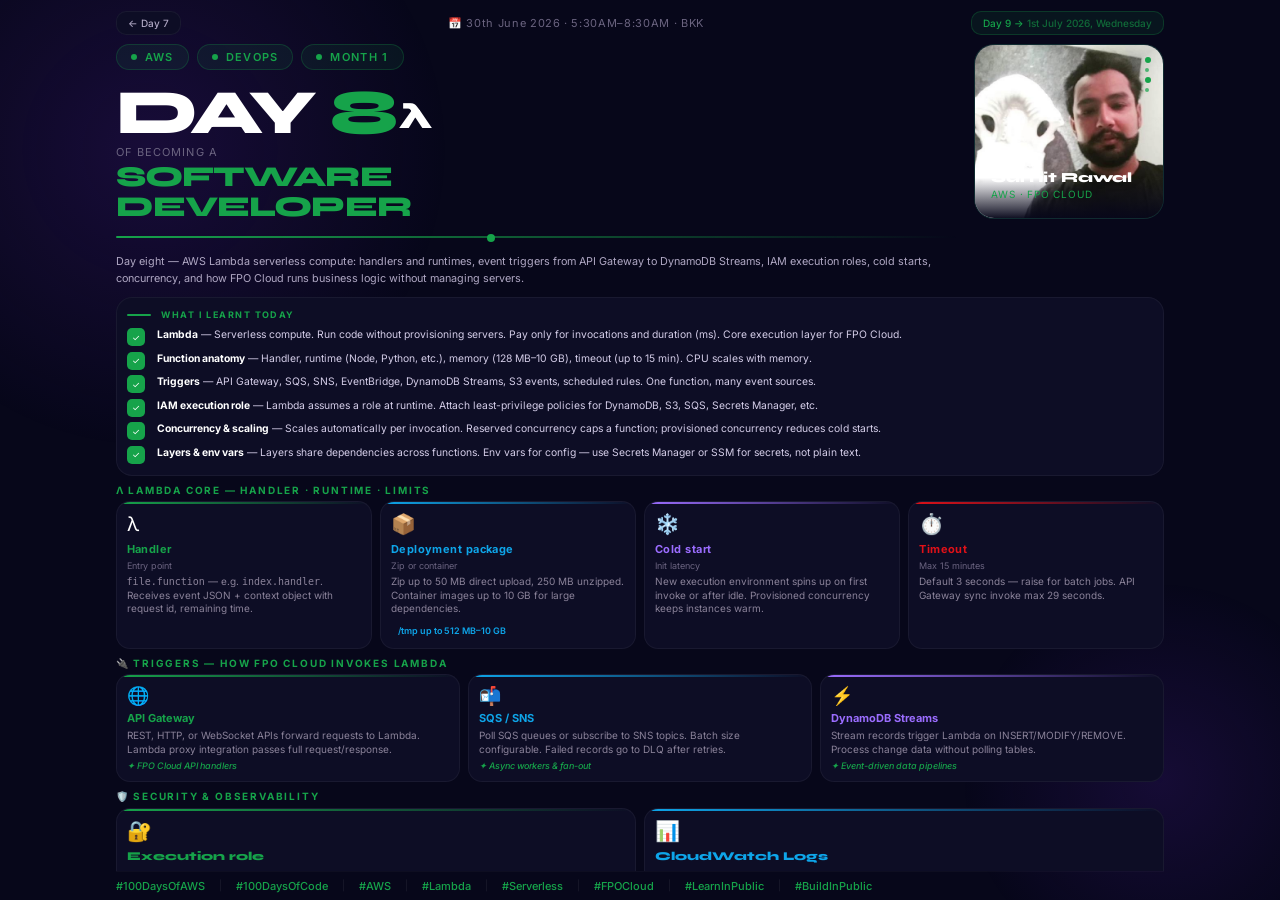
<file: days/day-008.html>
<!DOCTYPE html>
<html lang="en">
<head>
<meta charset="UTF-8">
<meta name="viewport" content="width=device-width, initial-scale=1.0, viewport-fit=cover">
<!--
  DAY TEMPLATE — copy this file to day-XXX.html and replace all PLACEHOLDER values.
  Pattern matches day-005.html (hero, badges, sections, cards, code, GLF, quote, hashtags).
  Color: set --c in :root per block (Python #16A34A, DevOps #D97706, Frontend #0EA5E9).
-->
<meta name="description" content="Day 8 of 100 — AWS Lambda: serverless compute, triggers, IAM roles, concurrency, cold starts, and FPO Cloud handlers.">
<title>Day 8 · AWS Lambda Fundamentals · Sumit Rawal</title>
<link href="https://fonts.googleapis.com/css2?family=Inter:wght@300;400;500;600;700&family=Syne:wght@700;800&display=swap" rel="stylesheet">
<style>
*,*::before,*::after{box-sizing:border-box;margin:0;padding:0;}
body{background:#07071A;color:#fff;font-family:'Inter',sans-serif;-webkit-font-smoothing:antialiased;}
:root{--c:#16A34A;--purple:#9B6DFF;--grey:#B0A8C4;--dim:#6B6480;--bg2:#0D0D25;}

.glow-tl{position:fixed;width:600px;height:600px;background:radial-gradient(circle,#4C1D9540,transparent 70%);border-radius:50%;top:-150px;left:-150px;pointer-events:none;z-index:0;}
.glow-br{position:fixed;width:400px;height:400px;background:radial-gradient(circle,#6D28D925,transparent 70%);border-radius:50%;bottom:-80px;right:-80px;pointer-events:none;z-index:0;}

nav{position:sticky;top:0;z-index:100;background:#07071Aee;backdrop-filter:blur(12px);border-bottom:1px solid #ffffff0A;padding:0 32px;display:flex;align-items:center;justify-content:space-between;height:60px;}
.nav-left{display:flex;align-items:center;gap:12px;}
.nav-left img{width:34px;height:34px;border-radius:50%;border:2px solid var(--c);object-fit:cover;object-position:top;}
.nav-name{font-family:'Syne',sans-serif;font-weight:800;font-size:14px;}
.nav-right{display:flex;align-items:center;gap:16px;}
.back-btn{background:#ffffff08;border:1px solid #ffffff12;border-radius:8px;padding:6px 14px;font-size:11px;font-weight:500;color:var(--grey);text-decoration:none;transition:background 0.2s;}
.back-btn:hover{background:#ffffff14;color:#fff;}

.wrap{position:relative;z-index:1;max-width:900px;margin:0 auto;padding:36px 32px 60px;}

.day-nav{display:flex;justify-content:space-between;align-items:center;margin-bottom:28px;}
.day-nav a{background:var(--bg2);border:1px solid #ffffff0D;border-radius:10px;padding:10px 18px;font-size:12px;font-weight:500;color:var(--grey);text-decoration:none;transition:all 0.2s;}
.day-nav a:hover{border-color:#16A34A50;color:#fff;}
.day-nav .next{background:#16A34A18;border-color:#16A34A40;color:var(--c);}
.day-counter{font-size:11px;color:var(--dim);letter-spacing:0.06em;}

/* HERO */
.hero-grid{display:grid;grid-template-columns:1fr 240px;gap:32px;align-items:start;margin-bottom:32px;}
.day-badges{display:flex;flex-wrap:wrap;gap:8px;margin-bottom:16px;}
.day-badge{display:inline-flex;align-items:center;gap:8px;background:#16A34A18;border:1px solid #16A34A40;border-radius:100px;padding:5px 14px;font-size:11px;font-weight:600;color:var(--c);letter-spacing:0.12em;text-transform:uppercase;width:fit-content;}
.day-badge .dot{width:6px;height:6px;background:var(--c);border-radius:50%;}
.pulse{width:7px;height:7px;background:var(--c);border-radius:50%;animation:pulse 2s infinite;}
@keyframes pulse{0%,100%{opacity:1;transform:scale(1);}50%{opacity:0.5;transform:scale(1.4);}}
.day-num{font-family:'Syne',sans-serif;font-weight:800;font-size:88px;line-height:0.85;letter-spacing:-0.05em;margin-bottom:4px;}
.day-num .d{color:#fff;}.day-num .n{color:var(--c);}
.rocket{font-size:58px;vertical-align:middle;margin-left:4px;animation:launch 3s ease-in-out infinite;display:inline-block;}
@keyframes launch{0%,100%{transform:translateY(0) rotate(-10deg);}50%{transform:translateY(-8px) rotate(-10deg);}}
.of-text{font-size:13px;font-weight:400;color:var(--dim);letter-spacing:0.1em;text-transform:uppercase;margin-bottom:5px;margin-top:10px;}
.big-title{font-family:'Syne',sans-serif;font-size:44px;font-weight:800;line-height:0.92;letter-spacing:-0.03em;color:var(--c);text-transform:uppercase;margin-bottom:3px;}
.rule{width:100%;height:2px;background:linear-gradient(90deg,var(--c),transparent);margin:16px 0;border-radius:2px;position:relative;}
.rule::after{content:'';position:absolute;right:55%;top:-2px;width:8px;height:8px;background:var(--c);border-radius:50%;}
.summary{font-size:14px;line-height:1.75;color:var(--grey);}

.photo-card{background:#0F0F2A;border:1px solid #16A34A30;border-radius:20px;overflow:hidden;position:relative;}
.photo-card img{width:100%;aspect-ratio:1/1.1;object-fit:cover;object-position:center top;display:block;}
.photo-overlay{position:absolute;bottom:0;left:0;right:0;background:linear-gradient(0deg,#07071AF5 0%,transparent 60%);padding:18px 16px;}
.photo-name{font-family:'Syne',sans-serif;font-size:17px;font-weight:800;color:#fff;margin-bottom:2px;}
.photo-role{font-size:10px;color:var(--c);letter-spacing:0.08em;text-transform:uppercase;}
.pstars{position:absolute;top:12px;right:12px;display:flex;flex-direction:column;gap:5px;}
.pstar{width:4px;height:4px;background:var(--c);border-radius:50%;opacity:0.7;}
.pstar.big{width:6px;height:6px;opacity:1;}

/* SECTION LABELS */
.sec-label{display:flex;align-items:center;gap:10px;margin:28px 0 16px;}
.sec-line{flex:1;height:1px;background:linear-gradient(90deg,var(--c)50,transparent);}
.sec-title{font-size:10px;font-weight:700;color:var(--c);letter-spacing:0.18em;text-transform:uppercase;white-space:nowrap;}

/* CARDS */
.card{background:var(--bg2);border:1px solid #ffffff0D;border-radius:16px;padding:22px;margin-bottom:20px;}
.card-title{font-size:10px;font-weight:700;color:var(--c);letter-spacing:0.16em;text-transform:uppercase;margin-bottom:16px;display:flex;align-items:center;gap:10px;}
.card-title::before{content:'';flex:0 0 24px;height:2px;background:var(--c);border-radius:2px;}
.check-list{display:flex;flex-direction:column;gap:11px;}
.check-item{display:flex;align-items:flex-start;gap:12px;}
.check-icon{width:24px;height:24px;border-radius:7px;background:var(--c);display:flex;align-items:center;justify-content:center;flex-shrink:0;margin-top:1px;font-size:12px;}
.check-text{font-size:14px;color:#D4CDE8;line-height:1.6;}
.check-text strong{color:#fff;}

/* INSTANCE TYPE GRID */
.it-grid{display:grid;grid-template-columns:repeat(2,1fr);gap:14px;margin-bottom:20px;}
.it-card{background:var(--bg2);border:1px solid #ffffff0D;border-radius:14px;padding:18px 16px;position:relative;overflow:hidden;transition:border-color 0.2s;}
.it-card:hover{border-color:#16A34A40;}
.it-card::before{content:'';position:absolute;top:0;left:0;right:0;height:2px;background:linear-gradient(90deg,var(--bord,#16A34A),transparent);}
.it-icon{font-size:24px;margin-bottom:10px;display:block;}
.it-name{font-family:'Syne',sans-serif;font-size:14px;font-weight:800;color:var(--bord,#16A34A);margin-bottom:6px;}
.it-tag{display:inline-block;font-size:10px;font-weight:600;padding:2px 8px;border-radius:6px;background:var(--bord,#16A34A)18;color:var(--bord,#16A34A);border:1px solid var(--bord,#16A34A)35;margin-bottom:8px;letter-spacing:0.06em;}
.it-desc{font-size:12px;color:#8A8299;line-height:1.6;}
.it-use{font-size:11px;color:#16A34A;margin-top:6px;font-weight:500;}

/* STORAGE GRID */
.st-grid{display:grid;grid-template-columns:repeat(4,1fr);gap:12px;margin-bottom:20px;}
.st-card{background:var(--bg2);border:1px solid #ffffff0D;border-radius:14px;padding:16px 14px;position:relative;overflow:hidden;}
.st-card::before{content:'';position:absolute;top:0;left:0;right:0;height:2px;background:linear-gradient(90deg,var(--sc,#9B6DFF),transparent);}
.st-icon{font-size:26px;margin-bottom:10px;display:block;}
.st-name{font-size:12px;font-weight:700;color:var(--sc,#9B6DFF);margin-bottom:4px;letter-spacing:0.04em;}
.st-abbr{font-size:10px;color:var(--dim);margin-bottom:8px;}
.st-desc{font-size:11px;color:#8A8299;line-height:1.6;}
.st-tag{display:inline-block;font-size:9px;font-weight:600;padding:2px 7px;border-radius:5px;background:var(--sc,#9B6DFF)18;color:var(--sc,#9B6DFF);border:1px solid var(--sc,#9B6DFF)30;margin-top:7px;}

/* PLACEMENT / TENANCY 3-col */
.three-grid{display:grid;grid-template-columns:repeat(3,1fr);gap:14px;margin-bottom:20px;}
.three-card{background:var(--bg2);border:1px solid #ffffff0D;border-radius:14px;padding:18px 16px;position:relative;overflow:hidden;}
.three-card::before{content:'';position:absolute;top:0;left:0;right:0;height:2px;background:linear-gradient(90deg,var(--tc,#16A34A),transparent);}
.three-icon{font-size:22px;margin-bottom:9px;display:block;}
.three-name{font-size:13px;font-weight:700;color:var(--tc,#16A34A);margin-bottom:6px;}
.three-desc{font-size:11.5px;color:#8A8299;line-height:1.6;}
.three-use{font-size:10px;color:#16A34A;margin-top:6px;font-weight:500;font-style:italic;}

/* CODE */
.code-card{background:#0A0A1F;border:1px solid #ffffff0D;border-radius:16px;overflow:hidden;margin-bottom:20px;}
.code-hdr{background:#111128;padding:10px 16px;display:flex;align-items:center;gap:8px;border-bottom:1px solid #ffffff08;}
.dr{width:10px;height:10px;border-radius:50%;background:#FF5F57;}
.dy{width:10px;height:10px;border-radius:50%;background:#FEBC2E;}
.dg{width:10px;height:10px;border-radius:50%;background:#28C840;}
.fname{font-size:12px;color:#6B6480;margin-left:8px;}
.code-body{padding:18px 22px;font-family:'Courier New',monospace;font-size:12.5px;line-height:2;overflow-x:auto;}
.cl{color:#4D4A6E;}.ck{color:#FF79C6;}.cv{color:#8BE9FD;}.cs{color:#F1FA8C;}.cm{color:#16A34A;}.cw{color:#fff;}.cg{color:#50FA7B;}.cp{color:#C4A0FF;}

/* COMPARE TABLE */
.compare{width:100%;border-collapse:separate;border-spacing:0;margin-bottom:20px;font-size:12.5px;}
.compare th{background:#111128;color:var(--c);font-weight:600;padding:10px 14px;text-align:left;font-size:11px;letter-spacing:0.08em;text-transform:uppercase;border-bottom:1px solid #ffffff0D;}
.compare th:first-child{border-radius:10px 0 0 0;}.compare th:last-child{border-radius:0 10px 0 0;}
.compare td{padding:10px 14px;border-bottom:1px solid #ffffff07;color:#D4CDE8;vertical-align:top;line-height:1.5;}
.compare tr:last-child td{border-bottom:none;}
.compare tr:nth-child(even) td{background:#0D0D2510;}
.compare .tag{display:inline-block;font-size:10px;padding:2px 8px;border-radius:5px;font-weight:600;}
.tag-green{background:#16A34A18;color:#4ADE80;border:1px solid #16A34A35;}
.tag-blue{background:#0EA5E918;color:#38BDF8;border:1px solid #0EA5E935;}
.tag-orange{background:#16A34A18;color:#4ADE80;border:1px solid #16A34A35;}
.tag-red{background:#E1111818;color:#F87171;border:1px solid #E1111835;}

/* GLF ROW */
.glf{display:grid;grid-template-columns:repeat(3,1fr);gap:14px;margin-bottom:20px;}
.glf-card{background:var(--bg2);border:1px solid #ffffff0D;border-radius:14px;padding:16px;display:flex;align-items:flex-start;gap:10px;}
.glf-icon{font-size:20px;flex-shrink:0;margin-top:2px;}
.glf-label{font-size:10px;font-weight:700;color:var(--c);letter-spacing:0.12em;text-transform:uppercase;margin-bottom:5px;}
.glf-val{font-size:13px;color:#D4CDE8;font-weight:500;line-height:1.45;}

/* QUOTE */
.quote{background:linear-gradient(135deg,#13132E,#0F0F26);border:1px solid #16A34A30;border-radius:18px;padding:28px;margin-bottom:20px;display:grid;grid-template-columns:1fr auto;gap:24px;align-items:center;position:relative;overflow:hidden;}
.quote::before{content:'';position:absolute;bottom:-30px;right:-30px;width:160px;height:160px;background:radial-gradient(circle,#16A34A30,transparent 70%);border-radius:50%;}
.qmark{font-family:'Syne',sans-serif;font-size:72px;line-height:0.6;color:var(--c);margin-bottom:10px;display:block;}
.qtext{font-family:'Syne',sans-serif;font-size:18px;font-weight:700;color:#fff;line-height:1.4;}
.qtext em{font-style:normal;color:var(--c);}
.qvisual{display:flex;flex-direction:column;align-items:center;gap:10px;}
.rocket-big{font-size:46px;animation:launch 3s ease-in-out infinite;}
.code-tag{background:#16A34A18;border:1px solid #16A34A40;border-radius:10px;padding:10px 14px;font-size:20px;text-align:center;}

/* HASHTAGS */
.hashtags{border-top:1px solid #ffffff08;padding-top:20px;display:flex;flex-wrap:wrap;gap:6px 14px;}
.hashtag{font-size:11px;color:var(--c);font-weight:500;}
.ht-sep{color:#ffffff15;}

html,body{height:100%;overflow:hidden;}
@supports (height:100dvh){html,body{height:100dvh;}}
.wrap{max-width:1100px;padding:clamp(8px,1.2vh,18px) clamp(14px,2vw,28px) clamp(6px,0.8vh,12px);height:100%;display:flex;flex-direction:column;overflow:hidden;margin:0 auto;}
.day-nav{margin-bottom:clamp(6px,1vh,12px);flex-shrink:0;}
.day-nav a{padding:5px 11px;font-size:10px;}
.hero-grid{margin-bottom:clamp(8px,1.2vh,14px);flex-shrink:0;grid-template-columns:1fr 190px;gap:16px;}
.day-num{font-size:clamp(40px,7vh,68px);}
.rocket{font-size:clamp(24px,4vh,40px);}
.big-title{font-size:clamp(20px,3.2vh,34px);}
.of-text{font-size:11px;margin-top:6px;}
.summary{font-size:clamp(10px,1.2vh,12px);line-height:1.5;}
.photo-card{max-height:clamp(130px,20vh,175px);}
.photo-card img{aspect-ratio:1/1;}
.photo-name{font-size:14px;}
.sec-label{margin:clamp(6px,0.9vh,10px) 0 clamp(4px,0.6vh,8px);}
.card{padding:clamp(10px,1.2vh,14px);margin-bottom:clamp(6px,0.8vh,10px);}
.card-title{margin-bottom:clamp(6px,0.8vh,10px);font-size:9px;}
.check-list{gap:clamp(4px,0.5vh,7px);}
.check-text{font-size:clamp(10px,1.15vh,12px);line-height:1.4;}
.check-icon{width:18px;height:18px;font-size:9px;border-radius:5px;}
.st-grid,.three-grid,.it-grid{margin-bottom:clamp(6px,0.8vh,10px);gap:8px;}
.st-card,.three-card,.it-card{padding:10px;}
.st-icon{font-size:20px;margin-bottom:6px;}
.st-name{font-size:11px;}
.st-desc,.three-desc,.it-desc{font-size:10px;line-height:1.35;}
.st-abbr{font-size:9px;margin-bottom:4px;}
.three-icon{font-size:18px;margin-bottom:5px;}
.three-name{font-size:11px;margin-bottom:4px;}
.three-use,.it-use{font-size:9px;margin-top:4px;}
.it-icon{font-size:20px;margin-bottom:6px;}
.it-name{font-size:12px;}
.arrow-list{gap:6px;}
.arrow-item{font-size:clamp(10px,1.15vh,12px);}
.arrow-icon{width:18px;height:18px;font-size:9px;}
.hashtags{padding-top:clamp(6px,0.8vh,10px);flex-shrink:0;font-size:10px;}
.glf{margin-bottom:clamp(6px,0.8vh,10px);gap:8px;}
.glf-card{padding:10px 12px;}
.glf-val{font-size:clamp(10px,1.1vh,11px);line-height:1.4;}
.wrap>.hero-grid{flex-shrink:0;}
#shotScale{flex:1;min-height:0;overflow:hidden;}

</style>
</head>
<body>
<div class="glow-tl"></div>
<div class="glow-br"></div>



<div class="wrap">
  <div class="day-nav">
    <a href="day-007.html">← Day 7</a>
    <div class="day-counter">📅 30th June 2026 · 5:30AM–8:30AM · BKK</div>
    <a href="#" class="next">Day 9 → <span style="opacity:0.6;font-size:10px;">1st July 2026, Wednesday</span></a>
  </div>

  <div class="hero-grid">
    <div>
      <div class="day-badges">
        <div class="day-badge"><div class="dot pulse"></div>AWS</div>
        <div class="day-badge"><div class="dot"></div>DevOps</div>
        <div class="day-badge"><div class="dot"></div>Month 1</div>
      </div>
      <div class="day-num"><span class="d">DAY</span> <span class="n">8</span><span class="rocket">λ</span></div>
      <div class="of-text">Of Becoming a</div>
      <div class="big-title">SOFTWARE</div>
      <div class="big-title">DEVELOPER</div>
      <div class="rule"></div>
      <p class="summary">
        Day eight — AWS Lambda serverless compute: handlers and runtimes, event triggers from API Gateway to DynamoDB Streams, IAM execution roles, cold starts, concurrency, and how FPO Cloud runs business logic without managing servers.
      </p>
    </div>
<div class="photo-card">
      <img src="[data-uri]" alt="Sumit Rawal">
      <div class="pstars">
        <div class="pstar big"></div><div class="pstar"></div>
        <div class="pstar big"></div><div class="pstar"></div>
      </div>
      <div class="photo-overlay">
        <div class="photo-name">Sumit Rawal</div>
        <div class="photo-role">AWS · FPO Cloud</div>
      </div>
    </div>
  </div>


  <div id="shotScale">

  <div class="card">
    <div class="card-title">What I learnt today</div>
    <div class="check-list">
      <div class="check-item"><div class="check-icon">✓</div><div class="check-text"><strong>Lambda</strong> — Serverless compute. Run code without provisioning servers. Pay only for invocations and duration (ms). Core execution layer for FPO Cloud.</div></div>
      <div class="check-item"><div class="check-icon">✓</div><div class="check-text"><strong>Function anatomy</strong> — Handler, runtime (Node, Python, etc.), memory (128 MB–10 GB), timeout (up to 15 min). CPU scales with memory.</div></div>
      <div class="check-item"><div class="check-icon">✓</div><div class="check-text"><strong>Triggers</strong> — API Gateway, SQS, SNS, EventBridge, DynamoDB Streams, S3 events, scheduled rules. One function, many event sources.</div></div>
      <div class="check-item"><div class="check-icon">✓</div><div class="check-text"><strong>IAM execution role</strong> — Lambda assumes a role at runtime. Attach least-privilege policies for DynamoDB, S3, SQS, Secrets Manager, etc.</div></div>
      <div class="check-item"><div class="check-icon">✓</div><div class="check-text"><strong>Concurrency &amp; scaling</strong> — Scales automatically per invocation. Reserved concurrency caps a function; provisioned concurrency reduces cold starts.</div></div>
      <div class="check-item"><div class="check-icon">✓</div><div class="check-text"><strong>Layers &amp; env vars</strong> — Layers share dependencies across functions. Env vars for config — use Secrets Manager or SSM for secrets, not plain text.</div></div>
    </div>
  </div>

  <div class="sec-label">
    <div class="sec-title">λ Lambda Core — Handler · Runtime · Limits</div>
    <div class="sec-line"></div>
  </div>
  <div class="st-grid">
    <div class="st-card" style="--sc:#16A34A">
      <span class="st-icon">λ</span>
      <div class="st-name">Handler</div>
      <div class="st-abbr">Entry point</div>
      <div class="st-desc"><code>file.function</code> — e.g. <code>index.handler</code>. Receives event JSON + context object with request id, remaining time.</div>
    </div>
    <div class="st-card" style="--sc:#0EA5E9">
      <span class="st-icon">📦</span>
      <div class="st-name">Deployment package</div>
      <div class="st-abbr">Zip or container</div>
      <div class="st-desc">Zip up to 50 MB direct upload, 250 MB unzipped. Container images up to 10 GB for large dependencies.</div>
      <span class="st-tag">/tmp up to 512 MB–10 GB</span>
    </div>
    <div class="st-card" style="--sc:#9B6DFF">
      <span class="st-icon">❄️</span>
      <div class="st-name">Cold start</div>
      <div class="st-abbr">Init latency</div>
      <div class="st-desc">New execution environment spins up on first invoke or after idle. Provisioned concurrency keeps instances warm.</div>
    </div>
    <div class="st-card" style="--sc:#E11118">
      <span class="st-icon">⏱️</span>
      <div class="st-name">Timeout</div>
      <div class="st-abbr">Max 15 minutes</div>
      <div class="st-desc">Default 3 seconds — raise for batch jobs. API Gateway sync invoke max 29 seconds.</div>
    </div>
  </div>

  <div class="sec-label">
    <div class="sec-title">🔌 Triggers — How FPO Cloud Invokes Lambda</div>
    <div class="sec-line"></div>
  </div>
  <div class="three-grid">
    <div class="three-card" style="--tc:#16A34A">
      <span class="three-icon">🌐</span>
      <div class="three-name">API Gateway</div>
      <div class="three-desc">REST, HTTP, or WebSocket APIs forward requests to Lambda. Lambda proxy integration passes full request/response.</div>
      <div class="three-use">✦ FPO Cloud API handlers</div>
    </div>
    <div class="three-card" style="--tc:#0EA5E9">
      <span class="three-icon">📬</span>
      <div class="three-name">SQS / SNS</div>
      <div class="three-desc">Poll SQS queues or subscribe to SNS topics. Batch size configurable. Failed records go to DLQ after retries.</div>
      <div class="three-use">✦ Async workers &amp; fan-out</div>
    </div>
    <div class="three-card" style="--tc:#9B6DFF">
      <span class="three-icon">⚡</span>
      <div class="three-name">DynamoDB Streams</div>
      <div class="three-desc">Stream records trigger Lambda on INSERT/MODIFY/REMOVE. Process change data without polling tables.</div>
      <div class="three-use">✦ Event-driven data pipelines</div>
    </div>
  </div>

  <div class="sec-label">
    <div class="sec-title">🛡️ Security &amp; Observability</div>
    <div class="sec-line"></div>
  </div>
  <div class="it-grid">
    <div class="it-card" style="--bord:#16A34A">
      <span class="it-icon">🔐</span>
      <div class="it-name">Execution role</div>
      <span class="it-tag">IAM</span>
      <div class="it-desc">Trust policy allows <code>lambda.amazonaws.com</code>. Attach managed policy <code>AWSLambdaBasicExecutionRole</code> for CloudWatch Logs.</div>
      <div class="it-use">✦ One role per function or shared</div>
    </div>
    <div class="it-card" style="--bord:#0EA5E9">
      <span class="it-icon">📊</span>
      <div class="it-name">CloudWatch Logs</div>
      <span class="it-tag">LOGS</span>
      <div class="it-desc">Automatic log group per function. Metrics: invocations, errors, duration, throttles, concurrent executions.</div>
      <div class="it-use">✦ Debug + alarms in FPO Cloud</div>
    </div>
  </div>

  <div class="glf">
    <div class="glf-card">
      <span class="glf-icon">🔄</span>
      <div>
        <div class="glf-label">Retry behaviour</div>
        <div class="glf-val">Async invokes retry twice on failure. Sync invokes return error to caller. SQS event source retries until visibility timeout expires.</div>
      </div>
    </div>
    <div class="glf-card">
      <span class="glf-icon">🌍</span>
      <div>
        <div class="glf-label">VPC access</div>
        <div class="glf-val">Attach Lambda to VPC subnets to reach private RDS or internal services. Adds ENI cold-start latency — only when needed.</div>
      </div>
    </div>
    <div class="glf-card">
      <span class="glf-icon">💰</span>
      <div>
        <div class="glf-label">Pricing</div>
        <div class="glf-val">Per million requests + GB-seconds (memory × duration). Free tier: 1M requests and 400,000 GB-seconds per month.</div>
      </div>
    </div>
  </div>

  </div><!-- /shotScale -->
  <div class="hashtags">
    <span class="hashtag">#100DaysOfAWS</span><span class="ht-sep">|</span>
    <span class="hashtag">#100DaysOfCode</span><span class="ht-sep">|</span>
    <span class="hashtag">#AWS</span><span class="ht-sep">|</span>
    <span class="hashtag">#Lambda</span><span class="ht-sep">|</span>
    <span class="hashtag">#Serverless</span><span class="ht-sep">|</span>
    <span class="hashtag">#FPOCloud</span><span class="ht-sep">|</span>
    <span class="hashtag">#LearnInPublic</span><span class="ht-sep">|</span>
    <span class="hashtag">#BuildInPublic</span>
  </div>

</div>

<script>
(function(){
  function fit(){
    var el=document.getElementById('shotScale');
    var wrap=document.querySelector('.wrap');
    if(!el||!wrap)return;
    el.style.transform='none';el.style.width='100%';
    requestAnimationFrame(function(){
      var tags=document.querySelector('.hashtags');
      var tagH=tags?tags.offsetHeight:0;
      var nav=document.querySelector('.day-nav');
      var navH=nav?nav.offsetHeight:0;
      var avail=wrap.clientHeight-tagH-navH-6;
      var need=el.scrollHeight;
      if(need>avail){
        var s=Math.max(0.62,avail/need);
        el.style.transform='scale('+s+')';
        el.style.transformOrigin='top center';
        el.style.width=(100/s)+'%';
      }
    });
  }
  fit();window.addEventListener('resize',fit);window.addEventListener('load',fit);
  if(document.fonts&&document.fonts.ready)document.fonts.ready.then(fit);
})();
</script>

</body>
</html>
</file>
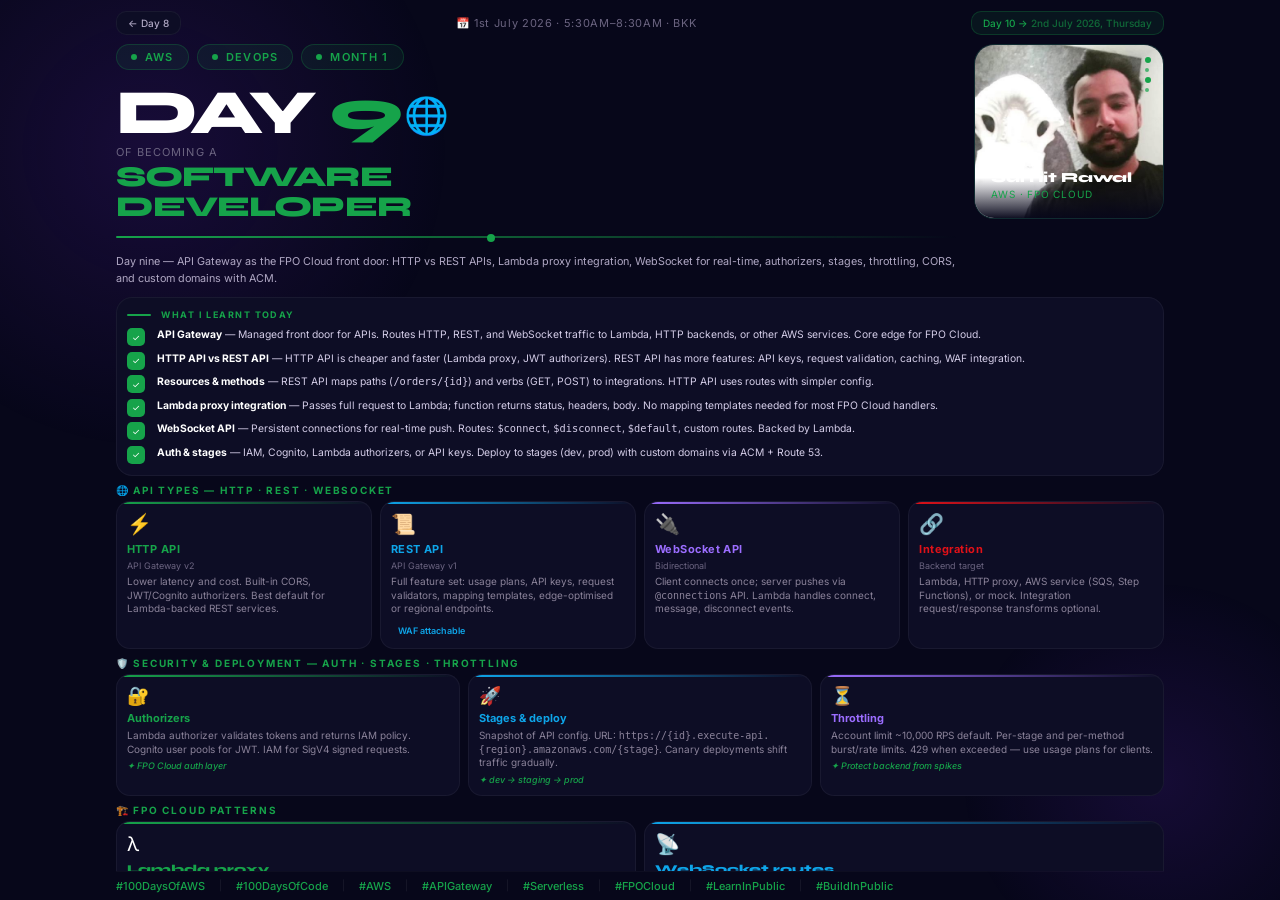
<file: days/day-009.html>
<!DOCTYPE html>
<html lang="en">
<head>
<meta charset="UTF-8">
<meta name="viewport" content="width=device-width, initial-scale=1.0, viewport-fit=cover">
<!--
  DAY TEMPLATE — copy this file to day-XXX.html and replace all PLACEHOLDER values.
  Pattern matches day-005.html (hero, badges, sections, cards, code, GLF, quote, hashtags).
  Color: set --c in :root per block (Python #16A34A, DevOps #D97706, Frontend #0EA5E9).
-->
<meta name="description" content="Day 9 of 100 — API Gateway: HTTP and REST APIs, WebSocket, Lambda integration, authorizers, stages, and FPO Cloud API edge.">
<title>Day 9 · API Gateway Fundamentals · Sumit Rawal</title>
<link href="https://fonts.googleapis.com/css2?family=Inter:wght@300;400;500;600;700&family=Syne:wght@700;800&display=swap" rel="stylesheet">
<style>
*,*::before,*::after{box-sizing:border-box;margin:0;padding:0;}
body{background:#07071A;color:#fff;font-family:'Inter',sans-serif;-webkit-font-smoothing:antialiased;}
:root{--c:#16A34A;--purple:#9B6DFF;--grey:#B0A8C4;--dim:#6B6480;--bg2:#0D0D25;}

.glow-tl{position:fixed;width:600px;height:600px;background:radial-gradient(circle,#4C1D9540,transparent 70%);border-radius:50%;top:-150px;left:-150px;pointer-events:none;z-index:0;}
.glow-br{position:fixed;width:400px;height:400px;background:radial-gradient(circle,#6D28D925,transparent 70%);border-radius:50%;bottom:-80px;right:-80px;pointer-events:none;z-index:0;}

nav{position:sticky;top:0;z-index:100;background:#07071Aee;backdrop-filter:blur(12px);border-bottom:1px solid #ffffff0A;padding:0 32px;display:flex;align-items:center;justify-content:space-between;height:60px;}
.nav-left{display:flex;align-items:center;gap:12px;}
.nav-left img{width:34px;height:34px;border-radius:50%;border:2px solid var(--c);object-fit:cover;object-position:top;}
.nav-name{font-family:'Syne',sans-serif;font-weight:800;font-size:14px;}
.nav-right{display:flex;align-items:center;gap:16px;}
.back-btn{background:#ffffff08;border:1px solid #ffffff12;border-radius:8px;padding:6px 14px;font-size:11px;font-weight:500;color:var(--grey);text-decoration:none;transition:background 0.2s;}
.back-btn:hover{background:#ffffff14;color:#fff;}

.wrap{position:relative;z-index:1;max-width:900px;margin:0 auto;padding:36px 32px 60px;}

.day-nav{display:flex;justify-content:space-between;align-items:center;margin-bottom:28px;}
.day-nav a{background:var(--bg2);border:1px solid #ffffff0D;border-radius:10px;padding:10px 18px;font-size:12px;font-weight:500;color:var(--grey);text-decoration:none;transition:all 0.2s;}
.day-nav a:hover{border-color:#16A34A50;color:#fff;}
.day-nav .next{background:#16A34A18;border-color:#16A34A40;color:var(--c);}
.day-counter{font-size:11px;color:var(--dim);letter-spacing:0.06em;}

/* HERO */
.hero-grid{display:grid;grid-template-columns:1fr 240px;gap:32px;align-items:start;margin-bottom:32px;}
.day-badges{display:flex;flex-wrap:wrap;gap:8px;margin-bottom:16px;}
.day-badge{display:inline-flex;align-items:center;gap:8px;background:#16A34A18;border:1px solid #16A34A40;border-radius:100px;padding:5px 14px;font-size:11px;font-weight:600;color:var(--c);letter-spacing:0.12em;text-transform:uppercase;width:fit-content;}
.day-badge .dot{width:6px;height:6px;background:var(--c);border-radius:50%;}
.pulse{width:7px;height:7px;background:var(--c);border-radius:50%;animation:pulse 2s infinite;}
@keyframes pulse{0%,100%{opacity:1;transform:scale(1);}50%{opacity:0.5;transform:scale(1.4);}}
.day-num{font-family:'Syne',sans-serif;font-weight:800;font-size:88px;line-height:0.85;letter-spacing:-0.05em;margin-bottom:4px;}
.day-num .d{color:#fff;}.day-num .n{color:var(--c);}
.rocket{font-size:58px;vertical-align:middle;margin-left:4px;animation:launch 3s ease-in-out infinite;display:inline-block;}
@keyframes launch{0%,100%{transform:translateY(0) rotate(-10deg);}50%{transform:translateY(-8px) rotate(-10deg);}}
.of-text{font-size:13px;font-weight:400;color:var(--dim);letter-spacing:0.1em;text-transform:uppercase;margin-bottom:5px;margin-top:10px;}
.big-title{font-family:'Syne',sans-serif;font-size:44px;font-weight:800;line-height:0.92;letter-spacing:-0.03em;color:var(--c);text-transform:uppercase;margin-bottom:3px;}
.rule{width:100%;height:2px;background:linear-gradient(90deg,var(--c),transparent);margin:16px 0;border-radius:2px;position:relative;}
.rule::after{content:'';position:absolute;right:55%;top:-2px;width:8px;height:8px;background:var(--c);border-radius:50%;}
.summary{font-size:14px;line-height:1.75;color:var(--grey);}

.photo-card{background:#0F0F2A;border:1px solid #16A34A30;border-radius:20px;overflow:hidden;position:relative;}
.photo-card img{width:100%;aspect-ratio:1/1.1;object-fit:cover;object-position:center top;display:block;}
.photo-overlay{position:absolute;bottom:0;left:0;right:0;background:linear-gradient(0deg,#07071AF5 0%,transparent 60%);padding:18px 16px;}
.photo-name{font-family:'Syne',sans-serif;font-size:17px;font-weight:800;color:#fff;margin-bottom:2px;}
.photo-role{font-size:10px;color:var(--c);letter-spacing:0.08em;text-transform:uppercase;}
.pstars{position:absolute;top:12px;right:12px;display:flex;flex-direction:column;gap:5px;}
.pstar{width:4px;height:4px;background:var(--c);border-radius:50%;opacity:0.7;}
.pstar.big{width:6px;height:6px;opacity:1;}

/* SECTION LABELS */
.sec-label{display:flex;align-items:center;gap:10px;margin:28px 0 16px;}
.sec-line{flex:1;height:1px;background:linear-gradient(90deg,var(--c)50,transparent);}
.sec-title{font-size:10px;font-weight:700;color:var(--c);letter-spacing:0.18em;text-transform:uppercase;white-space:nowrap;}

/* CARDS */
.card{background:var(--bg2);border:1px solid #ffffff0D;border-radius:16px;padding:22px;margin-bottom:20px;}
.card-title{font-size:10px;font-weight:700;color:var(--c);letter-spacing:0.16em;text-transform:uppercase;margin-bottom:16px;display:flex;align-items:center;gap:10px;}
.card-title::before{content:'';flex:0 0 24px;height:2px;background:var(--c);border-radius:2px;}
.check-list{display:flex;flex-direction:column;gap:11px;}
.check-item{display:flex;align-items:flex-start;gap:12px;}
.check-icon{width:24px;height:24px;border-radius:7px;background:var(--c);display:flex;align-items:center;justify-content:center;flex-shrink:0;margin-top:1px;font-size:12px;}
.check-text{font-size:14px;color:#D4CDE8;line-height:1.6;}
.check-text strong{color:#fff;}

/* INSTANCE TYPE GRID */
.it-grid{display:grid;grid-template-columns:repeat(2,1fr);gap:14px;margin-bottom:20px;}
.it-card{background:var(--bg2);border:1px solid #ffffff0D;border-radius:14px;padding:18px 16px;position:relative;overflow:hidden;transition:border-color 0.2s;}
.it-card:hover{border-color:#16A34A40;}
.it-card::before{content:'';position:absolute;top:0;left:0;right:0;height:2px;background:linear-gradient(90deg,var(--bord,#16A34A),transparent);}
.it-icon{font-size:24px;margin-bottom:10px;display:block;}
.it-name{font-family:'Syne',sans-serif;font-size:14px;font-weight:800;color:var(--bord,#16A34A);margin-bottom:6px;}
.it-tag{display:inline-block;font-size:10px;font-weight:600;padding:2px 8px;border-radius:6px;background:var(--bord,#16A34A)18;color:var(--bord,#16A34A);border:1px solid var(--bord,#16A34A)35;margin-bottom:8px;letter-spacing:0.06em;}
.it-desc{font-size:12px;color:#8A8299;line-height:1.6;}
.it-use{font-size:11px;color:#16A34A;margin-top:6px;font-weight:500;}

/* STORAGE GRID */
.st-grid{display:grid;grid-template-columns:repeat(4,1fr);gap:12px;margin-bottom:20px;}
.st-card{background:var(--bg2);border:1px solid #ffffff0D;border-radius:14px;padding:16px 14px;position:relative;overflow:hidden;}
.st-card::before{content:'';position:absolute;top:0;left:0;right:0;height:2px;background:linear-gradient(90deg,var(--sc,#9B6DFF),transparent);}
.st-icon{font-size:26px;margin-bottom:10px;display:block;}
.st-name{font-size:12px;font-weight:700;color:var(--sc,#9B6DFF);margin-bottom:4px;letter-spacing:0.04em;}
.st-abbr{font-size:10px;color:var(--dim);margin-bottom:8px;}
.st-desc{font-size:11px;color:#8A8299;line-height:1.6;}
.st-tag{display:inline-block;font-size:9px;font-weight:600;padding:2px 7px;border-radius:5px;background:var(--sc,#9B6DFF)18;color:var(--sc,#9B6DFF);border:1px solid var(--sc,#9B6DFF)30;margin-top:7px;}

/* PLACEMENT / TENANCY 3-col */
.three-grid{display:grid;grid-template-columns:repeat(3,1fr);gap:14px;margin-bottom:20px;}
.three-card{background:var(--bg2);border:1px solid #ffffff0D;border-radius:14px;padding:18px 16px;position:relative;overflow:hidden;}
.three-card::before{content:'';position:absolute;top:0;left:0;right:0;height:2px;background:linear-gradient(90deg,var(--tc,#16A34A),transparent);}
.three-icon{font-size:22px;margin-bottom:9px;display:block;}
.three-name{font-size:13px;font-weight:700;color:var(--tc,#16A34A);margin-bottom:6px;}
.three-desc{font-size:11.5px;color:#8A8299;line-height:1.6;}
.three-use{font-size:10px;color:#16A34A;margin-top:6px;font-weight:500;font-style:italic;}

/* CODE */
.code-card{background:#0A0A1F;border:1px solid #ffffff0D;border-radius:16px;overflow:hidden;margin-bottom:20px;}
.code-hdr{background:#111128;padding:10px 16px;display:flex;align-items:center;gap:8px;border-bottom:1px solid #ffffff08;}
.dr{width:10px;height:10px;border-radius:50%;background:#FF5F57;}
.dy{width:10px;height:10px;border-radius:50%;background:#FEBC2E;}
.dg{width:10px;height:10px;border-radius:50%;background:#28C840;}
.fname{font-size:12px;color:#6B6480;margin-left:8px;}
.code-body{padding:18px 22px;font-family:'Courier New',monospace;font-size:12.5px;line-height:2;overflow-x:auto;}
.cl{color:#4D4A6E;}.ck{color:#FF79C6;}.cv{color:#8BE9FD;}.cs{color:#F1FA8C;}.cm{color:#16A34A;}.cw{color:#fff;}.cg{color:#50FA7B;}.cp{color:#C4A0FF;}

/* COMPARE TABLE */
.compare{width:100%;border-collapse:separate;border-spacing:0;margin-bottom:20px;font-size:12.5px;}
.compare th{background:#111128;color:var(--c);font-weight:600;padding:10px 14px;text-align:left;font-size:11px;letter-spacing:0.08em;text-transform:uppercase;border-bottom:1px solid #ffffff0D;}
.compare th:first-child{border-radius:10px 0 0 0;}.compare th:last-child{border-radius:0 10px 0 0;}
.compare td{padding:10px 14px;border-bottom:1px solid #ffffff07;color:#D4CDE8;vertical-align:top;line-height:1.5;}
.compare tr:last-child td{border-bottom:none;}
.compare tr:nth-child(even) td{background:#0D0D2510;}
.compare .tag{display:inline-block;font-size:10px;padding:2px 8px;border-radius:5px;font-weight:600;}
.tag-green{background:#16A34A18;color:#4ADE80;border:1px solid #16A34A35;}
.tag-blue{background:#0EA5E918;color:#38BDF8;border:1px solid #0EA5E935;}
.tag-orange{background:#16A34A18;color:#4ADE80;border:1px solid #16A34A35;}
.tag-red{background:#E1111818;color:#F87171;border:1px solid #E1111835;}

/* GLF ROW */
.glf{display:grid;grid-template-columns:repeat(3,1fr);gap:14px;margin-bottom:20px;}
.glf-card{background:var(--bg2);border:1px solid #ffffff0D;border-radius:14px;padding:16px;display:flex;align-items:flex-start;gap:10px;}
.glf-icon{font-size:20px;flex-shrink:0;margin-top:2px;}
.glf-label{font-size:10px;font-weight:700;color:var(--c);letter-spacing:0.12em;text-transform:uppercase;margin-bottom:5px;}
.glf-val{font-size:13px;color:#D4CDE8;font-weight:500;line-height:1.45;}

/* QUOTE */
.quote{background:linear-gradient(135deg,#13132E,#0F0F26);border:1px solid #16A34A30;border-radius:18px;padding:28px;margin-bottom:20px;display:grid;grid-template-columns:1fr auto;gap:24px;align-items:center;position:relative;overflow:hidden;}
.quote::before{content:'';position:absolute;bottom:-30px;right:-30px;width:160px;height:160px;background:radial-gradient(circle,#16A34A30,transparent 70%);border-radius:50%;}
.qmark{font-family:'Syne',sans-serif;font-size:72px;line-height:0.6;color:var(--c);margin-bottom:10px;display:block;}
.qtext{font-family:'Syne',sans-serif;font-size:18px;font-weight:700;color:#fff;line-height:1.4;}
.qtext em{font-style:normal;color:var(--c);}
.qvisual{display:flex;flex-direction:column;align-items:center;gap:10px;}
.rocket-big{font-size:46px;animation:launch 3s ease-in-out infinite;}
.code-tag{background:#16A34A18;border:1px solid #16A34A40;border-radius:10px;padding:10px 14px;font-size:20px;text-align:center;}

/* HASHTAGS */
.hashtags{border-top:1px solid #ffffff08;padding-top:20px;display:flex;flex-wrap:wrap;gap:6px 14px;}
.hashtag{font-size:11px;color:var(--c);font-weight:500;}
.ht-sep{color:#ffffff15;}

html,body{height:100%;overflow:hidden;}
@supports (height:100dvh){html,body{height:100dvh;}}
.wrap{max-width:1100px;padding:clamp(8px,1.2vh,18px) clamp(14px,2vw,28px) clamp(6px,0.8vh,12px);height:100%;display:flex;flex-direction:column;overflow:hidden;margin:0 auto;}
.day-nav{margin-bottom:clamp(6px,1vh,12px);flex-shrink:0;}
.day-nav a{padding:5px 11px;font-size:10px;}
.hero-grid{margin-bottom:clamp(8px,1.2vh,14px);flex-shrink:0;grid-template-columns:1fr 190px;gap:16px;}
.day-num{font-size:clamp(40px,7vh,68px);}
.rocket{font-size:clamp(24px,4vh,40px);}
.big-title{font-size:clamp(20px,3.2vh,34px);}
.of-text{font-size:11px;margin-top:6px;}
.summary{font-size:clamp(10px,1.2vh,12px);line-height:1.5;}
.photo-card{max-height:clamp(130px,20vh,175px);}
.photo-card img{aspect-ratio:1/1;}
.photo-name{font-size:14px;}
.sec-label{margin:clamp(6px,0.9vh,10px) 0 clamp(4px,0.6vh,8px);}
.card{padding:clamp(10px,1.2vh,14px);margin-bottom:clamp(6px,0.8vh,10px);}
.card-title{margin-bottom:clamp(6px,0.8vh,10px);font-size:9px;}
.check-list{gap:clamp(4px,0.5vh,7px);}
.check-text{font-size:clamp(10px,1.15vh,12px);line-height:1.4;}
.check-icon{width:18px;height:18px;font-size:9px;border-radius:5px;}
.st-grid,.three-grid,.it-grid{margin-bottom:clamp(6px,0.8vh,10px);gap:8px;}
.st-card,.three-card,.it-card{padding:10px;}
.st-icon{font-size:20px;margin-bottom:6px;}
.st-name{font-size:11px;}
.st-desc,.three-desc,.it-desc{font-size:10px;line-height:1.35;}
.st-abbr{font-size:9px;margin-bottom:4px;}
.three-icon{font-size:18px;margin-bottom:5px;}
.three-name{font-size:11px;margin-bottom:4px;}
.three-use,.it-use{font-size:9px;margin-top:4px;}
.it-icon{font-size:20px;margin-bottom:6px;}
.it-name{font-size:12px;}
.arrow-list{gap:6px;}
.arrow-item{font-size:clamp(10px,1.15vh,12px);}
.arrow-icon{width:18px;height:18px;font-size:9px;}
.hashtags{padding-top:clamp(6px,0.8vh,10px);flex-shrink:0;font-size:10px;}
.glf{margin-bottom:clamp(6px,0.8vh,10px);gap:8px;}
.glf-card{padding:10px 12px;}
.glf-val{font-size:clamp(10px,1.1vh,11px);line-height:1.4;}
.wrap>.hero-grid{flex-shrink:0;}
#shotScale{flex:1;min-height:0;overflow:hidden;}

</style>
</head>
<body>
<div class="glow-tl"></div>
<div class="glow-br"></div>



<div class="wrap">
  <div class="day-nav">
    <a href="day-008.html">← Day 8</a>
    <div class="day-counter">📅 1st July 2026 · 5:30AM–8:30AM · BKK</div>
    <a href="#" class="next">Day 10 → <span style="opacity:0.6;font-size:10px;">2nd July 2026, Thursday</span></a>
  </div>

  <div class="hero-grid">
    <div>
      <div class="day-badges">
        <div class="day-badge"><div class="dot pulse"></div>AWS</div>
        <div class="day-badge"><div class="dot"></div>DevOps</div>
        <div class="day-badge"><div class="dot"></div>Month 1</div>
      </div>
      <div class="day-num"><span class="d">DAY</span> <span class="n">9</span><span class="rocket">🌐</span></div>
      <div class="of-text">Of Becoming a</div>
      <div class="big-title">SOFTWARE</div>
      <div class="big-title">DEVELOPER</div>
      <div class="rule"></div>
      <p class="summary">
        Day nine — API Gateway as the FPO Cloud front door: HTTP vs REST APIs, Lambda proxy integration, WebSocket for real-time, authorizers, stages, throttling, CORS, and custom domains with ACM.
      </p>
    </div>
<div class="photo-card">
      <img src="[data-uri]" alt="Sumit Rawal">
      <div class="pstars">
        <div class="pstar big"></div><div class="pstar"></div>
        <div class="pstar big"></div><div class="pstar"></div>
      </div>
      <div class="photo-overlay">
        <div class="photo-name">Sumit Rawal</div>
        <div class="photo-role">AWS · FPO Cloud</div>
      </div>
    </div>
  </div>


  <div id="shotScale">

  <div class="card">
    <div class="card-title">What I learnt today</div>
    <div class="check-list">
      <div class="check-item"><div class="check-icon">✓</div><div class="check-text"><strong>API Gateway</strong> — Managed front door for APIs. Routes HTTP, REST, and WebSocket traffic to Lambda, HTTP backends, or other AWS services. Core edge for FPO Cloud.</div></div>
      <div class="check-item"><div class="check-icon">✓</div><div class="check-text"><strong>HTTP API vs REST API</strong> — HTTP API is cheaper and faster (Lambda proxy, JWT authorizers). REST API has more features: API keys, request validation, caching, WAF integration.</div></div>
      <div class="check-item"><div class="check-icon">✓</div><div class="check-text"><strong>Resources &amp; methods</strong> — REST API maps paths (<code>/orders/{id}</code>) and verbs (GET, POST) to integrations. HTTP API uses routes with simpler config.</div></div>
      <div class="check-item"><div class="check-icon">✓</div><div class="check-text"><strong>Lambda proxy integration</strong> — Passes full request to Lambda; function returns status, headers, body. No mapping templates needed for most FPO Cloud handlers.</div></div>
      <div class="check-item"><div class="check-icon">✓</div><div class="check-text"><strong>WebSocket API</strong> — Persistent connections for real-time push. Routes: <code>$connect</code>, <code>$disconnect</code>, <code>$default</code>, custom routes. Backed by Lambda.</div></div>
      <div class="check-item"><div class="check-icon">✓</div><div class="check-text"><strong>Auth &amp; stages</strong> — IAM, Cognito, Lambda authorizers, or API keys. Deploy to stages (dev, prod) with custom domains via ACM + Route 53.</div></div>
    </div>
  </div>

  <div class="sec-label">
    <div class="sec-title">🌐 API Types — HTTP · REST · WebSocket</div>
    <div class="sec-line"></div>
  </div>
  <div class="st-grid">
    <div class="st-card" style="--sc:#16A34A">
      <span class="st-icon">⚡</span>
      <div class="st-name">HTTP API</div>
      <div class="st-abbr">API Gateway v2</div>
      <div class="st-desc">Lower latency and cost. Built-in CORS, JWT/Cognito authorizers. Best default for Lambda-backed REST services.</div>
    </div>
    <div class="st-card" style="--sc:#0EA5E9">
      <span class="st-icon">📜</span>
      <div class="st-name">REST API</div>
      <div class="st-abbr">API Gateway v1</div>
      <div class="st-desc">Full feature set: usage plans, API keys, request validators, mapping templates, edge-optimised or regional endpoints.</div>
      <span class="st-tag">WAF attachable</span>
    </div>
    <div class="st-card" style="--sc:#9B6DFF">
      <span class="st-icon">🔌</span>
      <div class="st-name">WebSocket API</div>
      <div class="st-abbr">Bidirectional</div>
      <div class="st-desc">Client connects once; server pushes via <code>@connections</code> API. Lambda handles connect, message, disconnect events.</div>
    </div>
    <div class="st-card" style="--sc:#E11118">
      <span class="st-icon">🔗</span>
      <div class="st-name">Integration</div>
      <div class="st-abbr">Backend target</div>
      <div class="st-desc">Lambda, HTTP proxy, AWS service (SQS, Step Functions), or mock. Integration request/response transforms optional.</div>
    </div>
  </div>

  <div class="sec-label">
    <div class="sec-title">🛡️ Security &amp; Deployment — Auth · Stages · Throttling</div>
    <div class="sec-line"></div>
  </div>
  <div class="three-grid">
    <div class="three-card" style="--tc:#16A34A">
      <span class="three-icon">🔐</span>
      <div class="three-name">Authorizers</div>
      <div class="three-desc">Lambda authorizer validates tokens and returns IAM policy. Cognito user pools for JWT. IAM for SigV4 signed requests.</div>
      <div class="three-use">✦ FPO Cloud auth layer</div>
    </div>
    <div class="three-card" style="--tc:#0EA5E9">
      <span class="three-icon">🚀</span>
      <div class="three-name">Stages &amp; deploy</div>
      <div class="three-desc">Snapshot of API config. URL: <code>https://{id}.execute-api.{region}.amazonaws.com/{stage}</code>. Canary deployments shift traffic gradually.</div>
      <div class="three-use">✦ dev → staging → prod</div>
    </div>
    <div class="three-card" style="--tc:#9B6DFF">
      <span class="three-icon">⏳</span>
      <div class="three-name">Throttling</div>
      <div class="three-desc">Account limit ~10,000 RPS default. Per-stage and per-method burst/rate limits. 429 when exceeded — use usage plans for clients.</div>
      <div class="three-use">✦ Protect backend from spikes</div>
    </div>
  </div>

  <div class="sec-label">
    <div class="sec-title">🏗️ FPO Cloud Patterns</div>
    <div class="sec-line"></div>
  </div>
  <div class="it-grid">
    <div class="it-card" style="--bord:#16A34A">
      <span class="it-icon">λ</span>
      <div class="it-name">Lambda proxy</div>
      <span class="it-tag">SYNC</span>
      <div class="it-desc">API Gateway invokes Lambda synchronously. Max 29 s timeout. Return API Gateway-compatible JSON from handler.</div>
      <div class="it-use">✦ CRUD + business APIs</div>
    </div>
    <div class="it-card" style="--bord:#0EA5E9">
      <span class="it-icon">📡</span>
      <div class="it-name">WebSocket routes</div>
      <span class="it-tag">REAL-TIME</span>
      <div class="it-desc">Store connection IDs in DynamoDB. PostToConnection sends updates to clients. Ideal for live status and notifications.</div>
      <div class="it-use">✦ FPO Cloud live updates</div>
    </div>
  </div>

  <div class="glf">
    <div class="glf-card">
      <span class="glf-icon">🌍</span>
      <div>
        <div class="glf-label">Custom domain</div>
        <div class="glf-val">ACM certificate in same region (regional) or us-east-1 (edge). Route 53 alias record points to API Gateway domain name.</div>
      </div>
    </div>
    <div class="glf-card">
      <span class="glf-icon">📋</span>
      <div>
        <div class="glf-label">CORS</div>
        <div class="glf-val">Enable on HTTP API in one click. REST API needs OPTIONS method or gateway responses. Required for browser clients calling FPO Cloud.</div>
      </div>
    </div>
    <div class="glf-card">
      <span class="glf-icon">💰</span>
      <div>
        <div class="glf-label">Pricing</div>
        <div class="glf-val">Per million requests + data transfer out. HTTP API ~70% cheaper than REST API for equivalent Lambda integrations.</div>
      </div>
    </div>
  </div>

  </div><!-- /shotScale -->
  <div class="hashtags">
    <span class="hashtag">#100DaysOfAWS</span><span class="ht-sep">|</span>
    <span class="hashtag">#100DaysOfCode</span><span class="ht-sep">|</span>
    <span class="hashtag">#AWS</span><span class="ht-sep">|</span>
    <span class="hashtag">#APIGateway</span><span class="ht-sep">|</span>
    <span class="hashtag">#Serverless</span><span class="ht-sep">|</span>
    <span class="hashtag">#FPOCloud</span><span class="ht-sep">|</span>
    <span class="hashtag">#LearnInPublic</span><span class="ht-sep">|</span>
    <span class="hashtag">#BuildInPublic</span>
  </div>

</div>

<script>
(function(){
  function fit(){
    var el=document.getElementById('shotScale');
    var wrap=document.querySelector('.wrap');
    if(!el||!wrap)return;
    el.style.transform='none';el.style.width='100%';
    requestAnimationFrame(function(){
      var tags=document.querySelector('.hashtags');
      var tagH=tags?tags.offsetHeight:0;
      var nav=document.querySelector('.day-nav');
      var navH=nav?nav.offsetHeight:0;
      var avail=wrap.clientHeight-tagH-navH-6;
      var need=el.scrollHeight;
      if(need>avail){
        var s=Math.max(0.62,avail/need);
        el.style.transform='scale('+s+')';
        el.style.transformOrigin='top center';
        el.style.width=(100/s)+'%';
      }
    });
  }
  fit();window.addEventListener('resize',fit);window.addEventListener('load',fit);
  if(document.fonts&&document.fonts.ready)document.fonts.ready.then(fit);
})();
</script>

</body>
</html>
</file>
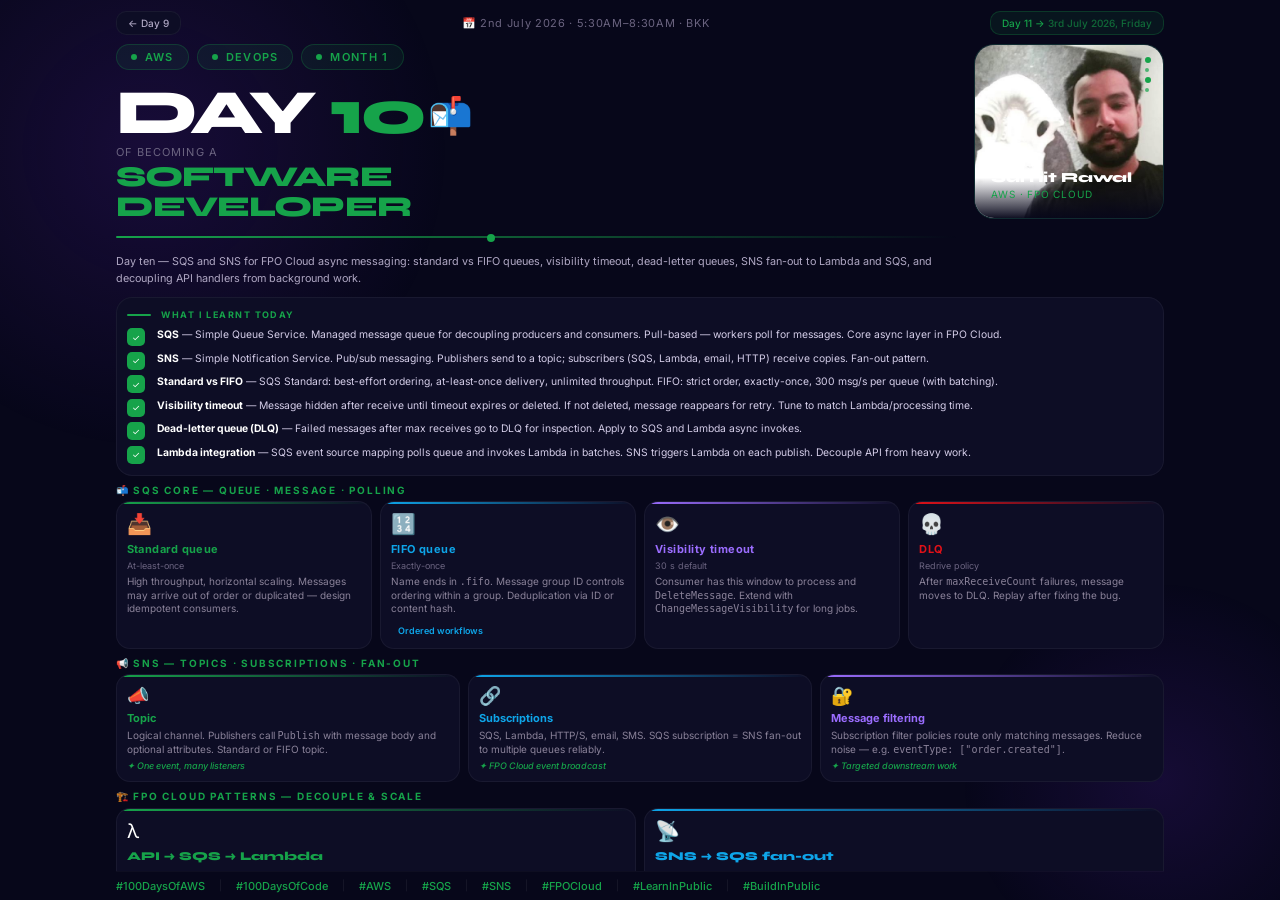
<file: days/day-010.html>
<!DOCTYPE html>
<html lang="en">
<head>
<meta charset="UTF-8">
<meta name="viewport" content="width=device-width, initial-scale=1.0, viewport-fit=cover">
<!--
  DAY TEMPLATE — copy this file to day-XXX.html and replace all PLACEHOLDER values.
  Pattern matches day-005.html (hero, badges, sections, cards, code, GLF, quote, hashtags).
  Color: set --c in :root per block (Python #16A34A, DevOps #D97706, Frontend #0EA5E9).
-->
<meta name="description" content="Day 10 of 100 — Amazon SQS and SNS: queues, pub/sub, fan-out, DLQs, visibility timeout, and FPO Cloud async messaging.">
<title>Day 10 · SQS & SNS Fundamentals · Sumit Rawal</title>
<link href="https://fonts.googleapis.com/css2?family=Inter:wght@300;400;500;600;700&family=Syne:wght@700;800&display=swap" rel="stylesheet">
<style>
*,*::before,*::after{box-sizing:border-box;margin:0;padding:0;}
body{background:#07071A;color:#fff;font-family:'Inter',sans-serif;-webkit-font-smoothing:antialiased;}
:root{--c:#16A34A;--purple:#9B6DFF;--grey:#B0A8C4;--dim:#6B6480;--bg2:#0D0D25;}

.glow-tl{position:fixed;width:600px;height:600px;background:radial-gradient(circle,#4C1D9540,transparent 70%);border-radius:50%;top:-150px;left:-150px;pointer-events:none;z-index:0;}
.glow-br{position:fixed;width:400px;height:400px;background:radial-gradient(circle,#6D28D925,transparent 70%);border-radius:50%;bottom:-80px;right:-80px;pointer-events:none;z-index:0;}

nav{position:sticky;top:0;z-index:100;background:#07071Aee;backdrop-filter:blur(12px);border-bottom:1px solid #ffffff0A;padding:0 32px;display:flex;align-items:center;justify-content:space-between;height:60px;}
.nav-left{display:flex;align-items:center;gap:12px;}
.nav-left img{width:34px;height:34px;border-radius:50%;border:2px solid var(--c);object-fit:cover;object-position:top;}
.nav-name{font-family:'Syne',sans-serif;font-weight:800;font-size:14px;}
.nav-right{display:flex;align-items:center;gap:16px;}
.back-btn{background:#ffffff08;border:1px solid #ffffff12;border-radius:8px;padding:6px 14px;font-size:11px;font-weight:500;color:var(--grey);text-decoration:none;transition:background 0.2s;}
.back-btn:hover{background:#ffffff14;color:#fff;}

.wrap{position:relative;z-index:1;max-width:900px;margin:0 auto;padding:36px 32px 60px;}

.day-nav{display:flex;justify-content:space-between;align-items:center;margin-bottom:28px;}
.day-nav a{background:var(--bg2);border:1px solid #ffffff0D;border-radius:10px;padding:10px 18px;font-size:12px;font-weight:500;color:var(--grey);text-decoration:none;transition:all 0.2s;}
.day-nav a:hover{border-color:#16A34A50;color:#fff;}
.day-nav .next{background:#16A34A18;border-color:#16A34A40;color:var(--c);}
.day-counter{font-size:11px;color:var(--dim);letter-spacing:0.06em;}

/* HERO */
.hero-grid{display:grid;grid-template-columns:1fr 240px;gap:32px;align-items:start;margin-bottom:32px;}
.day-badges{display:flex;flex-wrap:wrap;gap:8px;margin-bottom:16px;}
.day-badge{display:inline-flex;align-items:center;gap:8px;background:#16A34A18;border:1px solid #16A34A40;border-radius:100px;padding:5px 14px;font-size:11px;font-weight:600;color:var(--c);letter-spacing:0.12em;text-transform:uppercase;width:fit-content;}
.day-badge .dot{width:6px;height:6px;background:var(--c);border-radius:50%;}
.pulse{width:7px;height:7px;background:var(--c);border-radius:50%;animation:pulse 2s infinite;}
@keyframes pulse{0%,100%{opacity:1;transform:scale(1);}50%{opacity:0.5;transform:scale(1.4);}}
.day-num{font-family:'Syne',sans-serif;font-weight:800;font-size:88px;line-height:0.85;letter-spacing:-0.05em;margin-bottom:4px;}
.day-num .d{color:#fff;}.day-num .n{color:var(--c);}
.rocket{font-size:58px;vertical-align:middle;margin-left:4px;animation:launch 3s ease-in-out infinite;display:inline-block;}
@keyframes launch{0%,100%{transform:translateY(0) rotate(-10deg);}50%{transform:translateY(-8px) rotate(-10deg);}}
.of-text{font-size:13px;font-weight:400;color:var(--dim);letter-spacing:0.1em;text-transform:uppercase;margin-bottom:5px;margin-top:10px;}
.big-title{font-family:'Syne',sans-serif;font-size:44px;font-weight:800;line-height:0.92;letter-spacing:-0.03em;color:var(--c);text-transform:uppercase;margin-bottom:3px;}
.rule{width:100%;height:2px;background:linear-gradient(90deg,var(--c),transparent);margin:16px 0;border-radius:2px;position:relative;}
.rule::after{content:'';position:absolute;right:55%;top:-2px;width:8px;height:8px;background:var(--c);border-radius:50%;}
.summary{font-size:14px;line-height:1.75;color:var(--grey);}

.photo-card{background:#0F0F2A;border:1px solid #16A34A30;border-radius:20px;overflow:hidden;position:relative;}
.photo-card img{width:100%;aspect-ratio:1/1.1;object-fit:cover;object-position:center top;display:block;}
.photo-overlay{position:absolute;bottom:0;left:0;right:0;background:linear-gradient(0deg,#07071AF5 0%,transparent 60%);padding:18px 16px;}
.photo-name{font-family:'Syne',sans-serif;font-size:17px;font-weight:800;color:#fff;margin-bottom:2px;}
.photo-role{font-size:10px;color:var(--c);letter-spacing:0.08em;text-transform:uppercase;}
.pstars{position:absolute;top:12px;right:12px;display:flex;flex-direction:column;gap:5px;}
.pstar{width:4px;height:4px;background:var(--c);border-radius:50%;opacity:0.7;}
.pstar.big{width:6px;height:6px;opacity:1;}

/* SECTION LABELS */
.sec-label{display:flex;align-items:center;gap:10px;margin:28px 0 16px;}
.sec-line{flex:1;height:1px;background:linear-gradient(90deg,var(--c)50,transparent);}
.sec-title{font-size:10px;font-weight:700;color:var(--c);letter-spacing:0.18em;text-transform:uppercase;white-space:nowrap;}

/* CARDS */
.card{background:var(--bg2);border:1px solid #ffffff0D;border-radius:16px;padding:22px;margin-bottom:20px;}
.card-title{font-size:10px;font-weight:700;color:var(--c);letter-spacing:0.16em;text-transform:uppercase;margin-bottom:16px;display:flex;align-items:center;gap:10px;}
.card-title::before{content:'';flex:0 0 24px;height:2px;background:var(--c);border-radius:2px;}
.check-list{display:flex;flex-direction:column;gap:11px;}
.check-item{display:flex;align-items:flex-start;gap:12px;}
.check-icon{width:24px;height:24px;border-radius:7px;background:var(--c);display:flex;align-items:center;justify-content:center;flex-shrink:0;margin-top:1px;font-size:12px;}
.check-text{font-size:14px;color:#D4CDE8;line-height:1.6;}
.check-text strong{color:#fff;}

/* INSTANCE TYPE GRID */
.it-grid{display:grid;grid-template-columns:repeat(2,1fr);gap:14px;margin-bottom:20px;}
.it-card{background:var(--bg2);border:1px solid #ffffff0D;border-radius:14px;padding:18px 16px;position:relative;overflow:hidden;transition:border-color 0.2s;}
.it-card:hover{border-color:#16A34A40;}
.it-card::before{content:'';position:absolute;top:0;left:0;right:0;height:2px;background:linear-gradient(90deg,var(--bord,#16A34A),transparent);}
.it-icon{font-size:24px;margin-bottom:10px;display:block;}
.it-name{font-family:'Syne',sans-serif;font-size:14px;font-weight:800;color:var(--bord,#16A34A);margin-bottom:6px;}
.it-tag{display:inline-block;font-size:10px;font-weight:600;padding:2px 8px;border-radius:6px;background:var(--bord,#16A34A)18;color:var(--bord,#16A34A);border:1px solid var(--bord,#16A34A)35;margin-bottom:8px;letter-spacing:0.06em;}
.it-desc{font-size:12px;color:#8A8299;line-height:1.6;}
.it-use{font-size:11px;color:#16A34A;margin-top:6px;font-weight:500;}

/* STORAGE GRID */
.st-grid{display:grid;grid-template-columns:repeat(4,1fr);gap:12px;margin-bottom:20px;}
.st-card{background:var(--bg2);border:1px solid #ffffff0D;border-radius:14px;padding:16px 14px;position:relative;overflow:hidden;}
.st-card::before{content:'';position:absolute;top:0;left:0;right:0;height:2px;background:linear-gradient(90deg,var(--sc,#9B6DFF),transparent);}
.st-icon{font-size:26px;margin-bottom:10px;display:block;}
.st-name{font-size:12px;font-weight:700;color:var(--sc,#9B6DFF);margin-bottom:4px;letter-spacing:0.04em;}
.st-abbr{font-size:10px;color:var(--dim);margin-bottom:8px;}
.st-desc{font-size:11px;color:#8A8299;line-height:1.6;}
.st-tag{display:inline-block;font-size:9px;font-weight:600;padding:2px 7px;border-radius:5px;background:var(--sc,#9B6DFF)18;color:var(--sc,#9B6DFF);border:1px solid var(--sc,#9B6DFF)30;margin-top:7px;}

/* PLACEMENT / TENANCY 3-col */
.three-grid{display:grid;grid-template-columns:repeat(3,1fr);gap:14px;margin-bottom:20px;}
.three-card{background:var(--bg2);border:1px solid #ffffff0D;border-radius:14px;padding:18px 16px;position:relative;overflow:hidden;}
.three-card::before{content:'';position:absolute;top:0;left:0;right:0;height:2px;background:linear-gradient(90deg,var(--tc,#16A34A),transparent);}
.three-icon{font-size:22px;margin-bottom:9px;display:block;}
.three-name{font-size:13px;font-weight:700;color:var(--tc,#16A34A);margin-bottom:6px;}
.three-desc{font-size:11.5px;color:#8A8299;line-height:1.6;}
.three-use{font-size:10px;color:#16A34A;margin-top:6px;font-weight:500;font-style:italic;}

/* CODE */
.code-card{background:#0A0A1F;border:1px solid #ffffff0D;border-radius:16px;overflow:hidden;margin-bottom:20px;}
.code-hdr{background:#111128;padding:10px 16px;display:flex;align-items:center;gap:8px;border-bottom:1px solid #ffffff08;}
.dr{width:10px;height:10px;border-radius:50%;background:#FF5F57;}
.dy{width:10px;height:10px;border-radius:50%;background:#FEBC2E;}
.dg{width:10px;height:10px;border-radius:50%;background:#28C840;}
.fname{font-size:12px;color:#6B6480;margin-left:8px;}
.code-body{padding:18px 22px;font-family:'Courier New',monospace;font-size:12.5px;line-height:2;overflow-x:auto;}
.cl{color:#4D4A6E;}.ck{color:#FF79C6;}.cv{color:#8BE9FD;}.cs{color:#F1FA8C;}.cm{color:#16A34A;}.cw{color:#fff;}.cg{color:#50FA7B;}.cp{color:#C4A0FF;}

/* COMPARE TABLE */
.compare{width:100%;border-collapse:separate;border-spacing:0;margin-bottom:20px;font-size:12.5px;}
.compare th{background:#111128;color:var(--c);font-weight:600;padding:10px 14px;text-align:left;font-size:11px;letter-spacing:0.08em;text-transform:uppercase;border-bottom:1px solid #ffffff0D;}
.compare th:first-child{border-radius:10px 0 0 0;}.compare th:last-child{border-radius:0 10px 0 0;}
.compare td{padding:10px 14px;border-bottom:1px solid #ffffff07;color:#D4CDE8;vertical-align:top;line-height:1.5;}
.compare tr:last-child td{border-bottom:none;}
.compare tr:nth-child(even) td{background:#0D0D2510;}
.compare .tag{display:inline-block;font-size:10px;padding:2px 8px;border-radius:5px;font-weight:600;}
.tag-green{background:#16A34A18;color:#4ADE80;border:1px solid #16A34A35;}
.tag-blue{background:#0EA5E918;color:#38BDF8;border:1px solid #0EA5E935;}
.tag-orange{background:#16A34A18;color:#4ADE80;border:1px solid #16A34A35;}
.tag-red{background:#E1111818;color:#F87171;border:1px solid #E1111835;}

/* GLF ROW */
.glf{display:grid;grid-template-columns:repeat(3,1fr);gap:14px;margin-bottom:20px;}
.glf-card{background:var(--bg2);border:1px solid #ffffff0D;border-radius:14px;padding:16px;display:flex;align-items:flex-start;gap:10px;}
.glf-icon{font-size:20px;flex-shrink:0;margin-top:2px;}
.glf-label{font-size:10px;font-weight:700;color:var(--c);letter-spacing:0.12em;text-transform:uppercase;margin-bottom:5px;}
.glf-val{font-size:13px;color:#D4CDE8;font-weight:500;line-height:1.45;}

/* QUOTE */
.quote{background:linear-gradient(135deg,#13132E,#0F0F26);border:1px solid #16A34A30;border-radius:18px;padding:28px;margin-bottom:20px;display:grid;grid-template-columns:1fr auto;gap:24px;align-items:center;position:relative;overflow:hidden;}
.quote::before{content:'';position:absolute;bottom:-30px;right:-30px;width:160px;height:160px;background:radial-gradient(circle,#16A34A30,transparent 70%);border-radius:50%;}
.qmark{font-family:'Syne',sans-serif;font-size:72px;line-height:0.6;color:var(--c);margin-bottom:10px;display:block;}
.qtext{font-family:'Syne',sans-serif;font-size:18px;font-weight:700;color:#fff;line-height:1.4;}
.qtext em{font-style:normal;color:var(--c);}
.qvisual{display:flex;flex-direction:column;align-items:center;gap:10px;}
.rocket-big{font-size:46px;animation:launch 3s ease-in-out infinite;}
.code-tag{background:#16A34A18;border:1px solid #16A34A40;border-radius:10px;padding:10px 14px;font-size:20px;text-align:center;}

/* HASHTAGS */
.hashtags{border-top:1px solid #ffffff08;padding-top:20px;display:flex;flex-wrap:wrap;gap:6px 14px;}
.hashtag{font-size:11px;color:var(--c);font-weight:500;}
.ht-sep{color:#ffffff15;}

html,body{height:100%;overflow:hidden;}
@supports (height:100dvh){html,body{height:100dvh;}}
.wrap{max-width:1100px;padding:clamp(8px,1.2vh,18px) clamp(14px,2vw,28px) clamp(6px,0.8vh,12px);height:100%;display:flex;flex-direction:column;overflow:hidden;margin:0 auto;}
.day-nav{margin-bottom:clamp(6px,1vh,12px);flex-shrink:0;}
.day-nav a{padding:5px 11px;font-size:10px;}
.hero-grid{margin-bottom:clamp(8px,1.2vh,14px);flex-shrink:0;grid-template-columns:1fr 190px;gap:16px;}
.day-num{font-size:clamp(40px,7vh,68px);}
.rocket{font-size:clamp(24px,4vh,40px);}
.big-title{font-size:clamp(20px,3.2vh,34px);}
.of-text{font-size:11px;margin-top:6px;}
.summary{font-size:clamp(10px,1.2vh,12px);line-height:1.5;}
.photo-card{max-height:clamp(130px,20vh,175px);}
.photo-card img{aspect-ratio:1/1;}
.photo-name{font-size:14px;}
.sec-label{margin:clamp(6px,0.9vh,10px) 0 clamp(4px,0.6vh,8px);}
.card{padding:clamp(10px,1.2vh,14px);margin-bottom:clamp(6px,0.8vh,10px);}
.card-title{margin-bottom:clamp(6px,0.8vh,10px);font-size:9px;}
.check-list{gap:clamp(4px,0.5vh,7px);}
.check-text{font-size:clamp(10px,1.15vh,12px);line-height:1.4;}
.check-icon{width:18px;height:18px;font-size:9px;border-radius:5px;}
.st-grid,.three-grid,.it-grid{margin-bottom:clamp(6px,0.8vh,10px);gap:8px;}
.st-card,.three-card,.it-card{padding:10px;}
.st-icon{font-size:20px;margin-bottom:6px;}
.st-name{font-size:11px;}
.st-desc,.three-desc,.it-desc{font-size:10px;line-height:1.35;}
.st-abbr{font-size:9px;margin-bottom:4px;}
.three-icon{font-size:18px;margin-bottom:5px;}
.three-name{font-size:11px;margin-bottom:4px;}
.three-use,.it-use{font-size:9px;margin-top:4px;}
.it-icon{font-size:20px;margin-bottom:6px;}
.it-name{font-size:12px;}
.arrow-list{gap:6px;}
.arrow-item{font-size:clamp(10px,1.15vh,12px);}
.arrow-icon{width:18px;height:18px;font-size:9px;}
.hashtags{padding-top:clamp(6px,0.8vh,10px);flex-shrink:0;font-size:10px;}
.glf{margin-bottom:clamp(6px,0.8vh,10px);gap:8px;}
.glf-card{padding:10px 12px;}
.glf-val{font-size:clamp(10px,1.1vh,11px);line-height:1.4;}
.wrap>.hero-grid{flex-shrink:0;}
#shotScale{flex:1;min-height:0;overflow:hidden;}

</style>
</head>
<body>
<div class="glow-tl"></div>
<div class="glow-br"></div>



<div class="wrap">
  <div class="day-nav">
    <a href="day-009.html">← Day 9</a>
    <div class="day-counter">📅 2nd July 2026 · 5:30AM–8:30AM · BKK</div>
    <a href="#" class="next">Day 11 → <span style="opacity:0.6;font-size:10px;">3rd July 2026, Friday</span></a>
  </div>

  <div class="hero-grid">
    <div>
      <div class="day-badges">
        <div class="day-badge"><div class="dot pulse"></div>AWS</div>
        <div class="day-badge"><div class="dot"></div>DevOps</div>
        <div class="day-badge"><div class="dot"></div>Month 1</div>
      </div>
      <div class="day-num"><span class="d">DAY</span> <span class="n">10</span><span class="rocket">📬</span></div>
      <div class="of-text">Of Becoming a</div>
      <div class="big-title">SOFTWARE</div>
      <div class="big-title">DEVELOPER</div>
      <div class="rule"></div>
      <p class="summary">
        Day ten — SQS and SNS for FPO Cloud async messaging: standard vs FIFO queues, visibility timeout, dead-letter queues, SNS fan-out to Lambda and SQS, and decoupling API handlers from background work.
      </p>
    </div>
<div class="photo-card">
      <img src="[data-uri]" alt="Sumit Rawal">
      <div class="pstars">
        <div class="pstar big"></div><div class="pstar"></div>
        <div class="pstar big"></div><div class="pstar"></div>
      </div>
      <div class="photo-overlay">
        <div class="photo-name">Sumit Rawal</div>
        <div class="photo-role">AWS · FPO Cloud</div>
      </div>
    </div>
  </div>


  <div id="shotScale">

  <div class="card">
    <div class="card-title">What I learnt today</div>
    <div class="check-list">
      <div class="check-item"><div class="check-icon">✓</div><div class="check-text"><strong>SQS</strong> — Simple Queue Service. Managed message queue for decoupling producers and consumers. Pull-based — workers poll for messages. Core async layer in FPO Cloud.</div></div>
      <div class="check-item"><div class="check-icon">✓</div><div class="check-text"><strong>SNS</strong> — Simple Notification Service. Pub/sub messaging. Publishers send to a topic; subscribers (SQS, Lambda, email, HTTP) receive copies. Fan-out pattern.</div></div>
      <div class="check-item"><div class="check-icon">✓</div><div class="check-text"><strong>Standard vs FIFO</strong> — SQS Standard: best-effort ordering, at-least-once delivery, unlimited throughput. FIFO: strict order, exactly-once, 300 msg/s per queue (with batching).</div></div>
      <div class="check-item"><div class="check-icon">✓</div><div class="check-text"><strong>Visibility timeout</strong> — Message hidden after receive until timeout expires or deleted. If not deleted, message reappears for retry. Tune to match Lambda/processing time.</div></div>
      <div class="check-item"><div class="check-icon">✓</div><div class="check-text"><strong>Dead-letter queue (DLQ)</strong> — Failed messages after max receives go to DLQ for inspection. Apply to SQS and Lambda async invokes.</div></div>
      <div class="check-item"><div class="check-icon">✓</div><div class="check-text"><strong>Lambda integration</strong> — SQS event source mapping polls queue and invokes Lambda in batches. SNS triggers Lambda on each publish. Decouple API from heavy work.</div></div>
    </div>
  </div>

  <div class="sec-label">
    <div class="sec-title">📬 SQS Core — Queue · Message · Polling</div>
    <div class="sec-line"></div>
  </div>
  <div class="st-grid">
    <div class="st-card" style="--sc:#16A34A">
      <span class="st-icon">📥</span>
      <div class="st-name">Standard queue</div>
      <div class="st-abbr">At-least-once</div>
      <div class="st-desc">High throughput, horizontal scaling. Messages may arrive out of order or duplicated — design idempotent consumers.</div>
    </div>
    <div class="st-card" style="--sc:#0EA5E9">
      <span class="st-icon">🔢</span>
      <div class="st-name">FIFO queue</div>
      <div class="st-abbr">Exactly-once</div>
      <div class="st-desc">Name ends in <code>.fifo</code>. Message group ID controls ordering within a group. Deduplication via ID or content hash.</div>
      <span class="st-tag">Ordered workflows</span>
    </div>
    <div class="st-card" style="--sc:#9B6DFF">
      <span class="st-icon">👁️</span>
      <div class="st-name">Visibility timeout</div>
      <div class="st-abbr">30 s default</div>
      <div class="st-desc">Consumer has this window to process and <code>DeleteMessage</code>. Extend with <code>ChangeMessageVisibility</code> for long jobs.</div>
    </div>
    <div class="st-card" style="--sc:#E11118">
      <span class="st-icon">💀</span>
      <div class="st-name">DLQ</div>
      <div class="st-abbr">Redrive policy</div>
      <div class="st-desc">After <code>maxReceiveCount</code> failures, message moves to DLQ. Replay after fixing the bug.</div>
    </div>
  </div>

  <div class="sec-label">
    <div class="sec-title">📢 SNS — Topics · Subscriptions · Fan-Out</div>
    <div class="sec-line"></div>
  </div>
  <div class="three-grid">
    <div class="three-card" style="--tc:#16A34A">
      <span class="three-icon">📣</span>
      <div class="three-name">Topic</div>
      <div class="three-desc">Logical channel. Publishers call <code>Publish</code> with message body and optional attributes. Standard or FIFO topic.</div>
      <div class="three-use">✦ One event, many listeners</div>
    </div>
    <div class="three-card" style="--tc:#0EA5E9">
      <span class="three-icon">🔗</span>
      <div class="three-name">Subscriptions</div>
      <div class="three-desc">SQS, Lambda, HTTP/S, email, SMS. SQS subscription = SNS fan-out to multiple queues reliably.</div>
      <div class="three-use">✦ FPO Cloud event broadcast</div>
    </div>
    <div class="three-card" style="--tc:#9B6DFF">
      <span class="three-icon">🔐</span>
      <div class="three-name">Message filtering</div>
      <div class="three-desc">Subscription filter policies route only matching messages. Reduce noise — e.g. <code>eventType: ["order.created"]</code>.</div>
      <div class="three-use">✦ Targeted downstream work</div>
    </div>
  </div>

  <div class="sec-label">
    <div class="sec-title">🏗️ FPO Cloud Patterns — Decouple &amp; Scale</div>
    <div class="sec-line"></div>
  </div>
  <div class="it-grid">
    <div class="it-card" style="--bord:#16A34A">
      <span class="it-icon">λ</span>
      <div class="it-name">API → SQS → Lambda</div>
      <span class="it-tag">ASYNC</span>
      <div class="it-desc">API Gateway accepts request, enqueues job, returns 202. Worker Lambda processes at its own pace — absorbs traffic spikes.</div>
      <div class="it-use">✦ Heavy or slow FPO Cloud tasks</div>
    </div>
    <div class="it-card" style="--bord:#0EA5E9">
      <span class="it-icon">📡</span>
      <div class="it-name">SNS → SQS fan-out</div>
      <span class="it-tag">FAN-OUT</span>
      <div class="it-desc">One SNS topic feeds multiple SQS queues. Each service processes independently. No single queue bottleneck.</div>
      <div class="it-use">✦ Multi-service notifications</div>
    </div>
  </div>

  <div class="glf">
    <div class="glf-card">
      <span class="glf-icon">🔁</span>
      <div>
        <div class="glf-label">Idempotency</div>
        <div class="glf-val">SQS may deliver twice. Use dedup keys, conditional DynamoDB writes, or idempotency tokens in FPO Cloud handlers.</div>
      </div>
    </div>
    <div class="glf-card">
      <span class="glf-icon">⏳</span>
      <div>
        <div class="glf-label">Long polling</div>
        <div class="glf-val"><code>WaitTimeSeconds</code> up to 20 s reduces empty receives and cost. Lambda event source uses long polling automatically.</div>
      </div>
    </div>
    <div class="glf-card">
      <span class="glf-icon">💰</span>
      <div>
        <div class="glf-label">Pricing</div>
        <div class="glf-val">SQS: per million requests. SNS: per million publishes + delivery per endpoint type. Free tier covers modest dev workloads.</div>
      </div>
    </div>
  </div>

  </div><!-- /shotScale -->
  <div class="hashtags">
    <span class="hashtag">#100DaysOfAWS</span><span class="ht-sep">|</span>
    <span class="hashtag">#100DaysOfCode</span><span class="ht-sep">|</span>
    <span class="hashtag">#AWS</span><span class="ht-sep">|</span>
    <span class="hashtag">#SQS</span><span class="ht-sep">|</span>
    <span class="hashtag">#SNS</span><span class="ht-sep">|</span>
    <span class="hashtag">#FPOCloud</span><span class="ht-sep">|</span>
    <span class="hashtag">#LearnInPublic</span><span class="ht-sep">|</span>
    <span class="hashtag">#BuildInPublic</span>
  </div>

</div>

<script>
(function(){
  function fit(){
    var el=document.getElementById('shotScale');
    var wrap=document.querySelector('.wrap');
    if(!el||!wrap)return;
    el.style.transform='none';el.style.width='100%';
    requestAnimationFrame(function(){
      var tags=document.querySelector('.hashtags');
      var tagH=tags?tags.offsetHeight:0;
      var nav=document.querySelector('.day-nav');
      var navH=nav?nav.offsetHeight:0;
      var avail=wrap.clientHeight-tagH-navH-6;
      var need=el.scrollHeight;
      if(need>avail){
        var s=Math.max(0.62,avail/need);
        el.style.transform='scale('+s+')';
        el.style.transformOrigin='top center';
        el.style.width=(100/s)+'%';
      }
    });
  }
  fit();window.addEventListener('resize',fit);window.addEventListener('load',fit);
  if(document.fonts&&document.fonts.ready)document.fonts.ready.then(fit);
})();
</script>

</body>
</html>
</file>
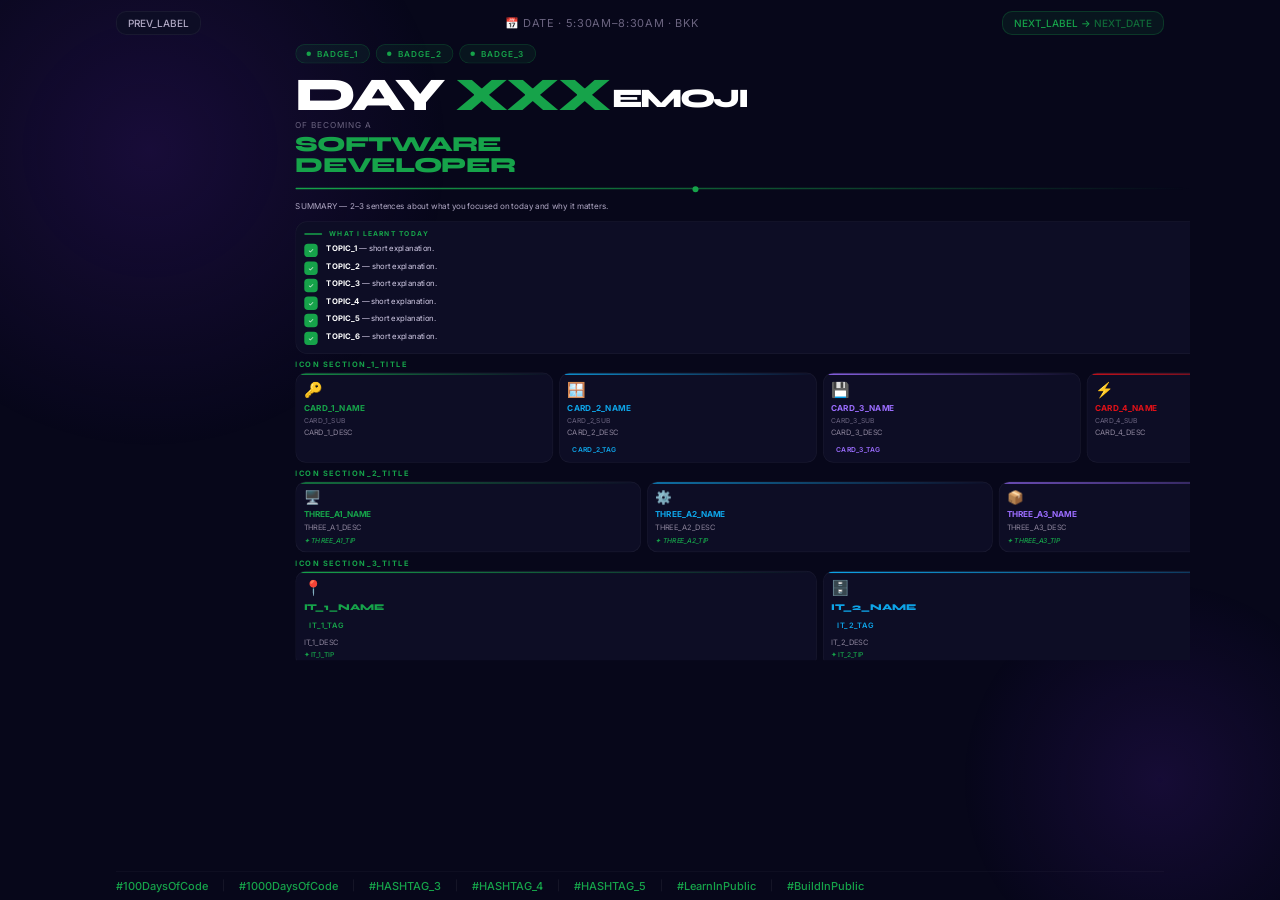
<file: days/DAY-TEMPLATE.html>
<!DOCTYPE html>
<html lang="en">
<head>
<meta charset="UTF-8">
<meta name="viewport" content="width=device-width, initial-scale=1.0, viewport-fit=cover">
<!--
  DAY TEMPLATE — copy to day-XXX.html and replace all PLACEHOLDER values.
  Layout matches day-001.html (single-screenshot journal page).

  STRUCTURE:
    1. day-nav — DATE · 5:30AM–8:30AM · BKK, prev/next links
    2. hero — badges, DAY N, summary, photo card
    3. What I learnt today — 6 checkmark items
    4. st-grid — 4 cards
    5. three-grid — 3 cards (group A)
    6. it-grid — 2 cards
    7. three-grid — 3 cards (group B)
    8. arrow list card — 3 items
    9. glf — 3 quick-fact cards
   10. hashtags

  Accent: --c in :root (#16A34A · #D97706 · #0EA5E9)

  HOW TO USE (e.g. day-002.html):
    cp DAY-TEMPLATE.html day-002.html
    Replace XXX, DATE, TOPIC, badges, summary, all section placeholders.
    Nav: PREV_LINK="../index.html" or "day-001.html", PREV_LABEL="← Home" or "← Day 1"
         NEXT_LABEL="Day 3", NEXT_DATE="28th June 2026, Sunday"
-->
<meta name="description" content="Day XXX of 1000 — Sumit Rawal learns TOPIC.">
<title>Day XXX · TOPIC · Sumit Rawal</title>
<link href="https://fonts.googleapis.com/css2?family=Inter:wght@300;400;500;600;700&family=Syne:wght@700;800&display=swap" rel="stylesheet">
<style>
*,*::before,*::after{box-sizing:border-box;margin:0;padding:0;}
body{background:#07071A;color:#fff;font-family:'Inter',sans-serif;-webkit-font-smoothing:antialiased;}
:root{--c:#16A34A;--purple:#9B6DFF;--grey:#B0A8C4;--dim:#6B6480;--bg2:#0D0D25;}

.glow-tl{position:fixed;width:600px;height:600px;background:radial-gradient(circle,#4C1D9540,transparent 70%);border-radius:50%;top:-150px;left:-150px;pointer-events:none;z-index:0;}
.glow-br{position:fixed;width:400px;height:400px;background:radial-gradient(circle,#6D28D925,transparent 70%);border-radius:50%;bottom:-80px;right:-80px;pointer-events:none;z-index:0;}

nav{position:sticky;top:0;z-index:100;background:#07071Aee;backdrop-filter:blur(12px);border-bottom:1px solid #ffffff0A;padding:0 32px;display:flex;align-items:center;justify-content:space-between;height:60px;}
.nav-left{display:flex;align-items:center;gap:12px;}
.nav-left img{width:34px;height:34px;border-radius:50%;border:2px solid var(--c);object-fit:cover;object-position:top;}
.nav-name{font-family:'Syne',sans-serif;font-weight:800;font-size:14px;}
.nav-right{display:flex;align-items:center;gap:16px;}
.back-btn{background:#ffffff08;border:1px solid #ffffff12;border-radius:8px;padding:6px 14px;font-size:11px;font-weight:500;color:var(--grey);text-decoration:none;transition:background 0.2s;}
.back-btn:hover{background:#ffffff14;color:#fff;}

.wrap{position:relative;z-index:1;max-width:900px;margin:0 auto;padding:36px 32px 60px;}

.day-nav{display:flex;justify-content:space-between;align-items:center;margin-bottom:28px;}
.day-nav a{background:var(--bg2);border:1px solid #ffffff0D;border-radius:10px;padding:10px 18px;font-size:12px;font-weight:500;color:var(--grey);text-decoration:none;transition:all 0.2s;}
.day-nav a:hover{border-color:#16A34A50;color:#fff;}
.day-nav .next{background:#16A34A18;border-color:#16A34A40;color:var(--c);}
.day-counter{font-size:11px;color:var(--dim);letter-spacing:0.06em;}

/* HERO */
.hero-grid{display:grid;grid-template-columns:1fr 240px;gap:32px;align-items:start;margin-bottom:32px;}
.day-badges{display:flex;flex-wrap:wrap;gap:8px;margin-bottom:16px;}
.day-badge{display:inline-flex;align-items:center;gap:8px;background:#16A34A18;border:1px solid #16A34A40;border-radius:100px;padding:5px 14px;font-size:11px;font-weight:600;color:var(--c);letter-spacing:0.12em;text-transform:uppercase;width:fit-content;}
.day-badge .dot{width:6px;height:6px;background:var(--c);border-radius:50%;}
.pulse{width:7px;height:7px;background:var(--c);border-radius:50%;animation:pulse 2s infinite;}
@keyframes pulse{0%,100%{opacity:1;transform:scale(1);}50%{opacity:0.5;transform:scale(1.4);}}
.day-num{font-family:'Syne',sans-serif;font-weight:800;font-size:88px;line-height:0.85;letter-spacing:-0.05em;margin-bottom:4px;}
.day-num .d{color:#fff;}.day-num .n{color:var(--c);}
.rocket{font-size:58px;vertical-align:middle;margin-left:4px;animation:launch 3s ease-in-out infinite;display:inline-block;}
@keyframes launch{0%,100%{transform:translateY(0) rotate(-10deg);}50%{transform:translateY(-8px) rotate(-10deg);}}
.of-text{font-size:13px;font-weight:400;color:var(--dim);letter-spacing:0.1em;text-transform:uppercase;margin-bottom:5px;margin-top:10px;}
.big-title{font-family:'Syne',sans-serif;font-size:44px;font-weight:800;line-height:0.92;letter-spacing:-0.03em;color:var(--c);text-transform:uppercase;margin-bottom:3px;}
.rule{width:100%;height:2px;background:linear-gradient(90deg,var(--c),transparent);margin:16px 0;border-radius:2px;position:relative;}
.rule::after{content:'';position:absolute;right:55%;top:-2px;width:8px;height:8px;background:var(--c);border-radius:50%;}
.summary{font-size:14px;line-height:1.75;color:var(--grey);}

.photo-card{background:#0F0F2A;border:1px solid #16A34A30;border-radius:20px;overflow:hidden;position:relative;}
.photo-card img{width:100%;aspect-ratio:1/1.1;object-fit:cover;object-position:center top;display:block;}
.photo-overlay{position:absolute;bottom:0;left:0;right:0;background:linear-gradient(0deg,#07071AF5 0%,transparent 60%);padding:18px 16px;}
.photo-name{font-family:'Syne',sans-serif;font-size:17px;font-weight:800;color:#fff;margin-bottom:2px;}
.photo-role{font-size:10px;color:var(--c);letter-spacing:0.08em;text-transform:uppercase;}
.pstars{position:absolute;top:12px;right:12px;display:flex;flex-direction:column;gap:5px;}
.pstar{width:4px;height:4px;background:var(--c);border-radius:50%;opacity:0.7;}
.pstar.big{width:6px;height:6px;opacity:1;}

/* SECTION LABELS */
.sec-label{display:flex;align-items:center;gap:10px;margin:28px 0 16px;}
.sec-line{flex:1;height:1px;background:linear-gradient(90deg,var(--c)50,transparent);}
.sec-title{font-size:10px;font-weight:700;color:var(--c);letter-spacing:0.18em;text-transform:uppercase;white-space:nowrap;}

/* CARDS */
.card{background:var(--bg2);border:1px solid #ffffff0D;border-radius:16px;padding:22px;margin-bottom:20px;}
.card-title{font-size:10px;font-weight:700;color:var(--c);letter-spacing:0.16em;text-transform:uppercase;margin-bottom:16px;display:flex;align-items:center;gap:10px;}
.card-title::before{content:'';flex:0 0 24px;height:2px;background:var(--c);border-radius:2px;}
.check-list{display:flex;flex-direction:column;gap:11px;}
.check-item{display:flex;align-items:flex-start;gap:12px;}
.check-icon{width:24px;height:24px;border-radius:7px;background:var(--c);display:flex;align-items:center;justify-content:center;flex-shrink:0;margin-top:1px;font-size:12px;}
.check-text{font-size:14px;color:#D4CDE8;line-height:1.6;}
.check-text strong{color:#fff;}

/* INSTANCE TYPE GRID */
.it-grid{display:grid;grid-template-columns:repeat(2,1fr);gap:14px;margin-bottom:20px;}
.it-card{background:var(--bg2);border:1px solid #ffffff0D;border-radius:14px;padding:18px 16px;position:relative;overflow:hidden;transition:border-color 0.2s;}
.it-card:hover{border-color:#16A34A40;}
.it-card::before{content:'';position:absolute;top:0;left:0;right:0;height:2px;background:linear-gradient(90deg,var(--bord,#16A34A),transparent);}
.it-icon{font-size:24px;margin-bottom:10px;display:block;}
.it-name{font-family:'Syne',sans-serif;font-size:14px;font-weight:800;color:var(--bord,#16A34A);margin-bottom:6px;}
.it-tag{display:inline-block;font-size:10px;font-weight:600;padding:2px 8px;border-radius:6px;background:var(--bord,#16A34A)18;color:var(--bord,#16A34A);border:1px solid var(--bord,#16A34A)35;margin-bottom:8px;letter-spacing:0.06em;}
.it-desc{font-size:12px;color:#8A8299;line-height:1.6;}
.it-use{font-size:11px;color:#16A34A;margin-top:6px;font-weight:500;}

/* STORAGE GRID */
.st-grid{display:grid;grid-template-columns:repeat(4,1fr);gap:12px;margin-bottom:20px;}
.st-card{background:var(--bg2);border:1px solid #ffffff0D;border-radius:14px;padding:16px 14px;position:relative;overflow:hidden;}
.st-card::before{content:'';position:absolute;top:0;left:0;right:0;height:2px;background:linear-gradient(90deg,var(--sc,#9B6DFF),transparent);}
.st-icon{font-size:26px;margin-bottom:10px;display:block;}
.st-name{font-size:12px;font-weight:700;color:var(--sc,#9B6DFF);margin-bottom:4px;letter-spacing:0.04em;}
.st-abbr{font-size:10px;color:var(--dim);margin-bottom:8px;}
.st-desc{font-size:11px;color:#8A8299;line-height:1.6;}
.st-tag{display:inline-block;font-size:9px;font-weight:600;padding:2px 7px;border-radius:5px;background:var(--sc,#9B6DFF)18;color:var(--sc,#9B6DFF);border:1px solid var(--sc,#9B6DFF)30;margin-top:7px;}

/* PLACEMENT / TENANCY 3-col */
.three-grid{display:grid;grid-template-columns:repeat(3,1fr);gap:14px;margin-bottom:20px;}
.three-card{background:var(--bg2);border:1px solid #ffffff0D;border-radius:14px;padding:18px 16px;position:relative;overflow:hidden;}
.three-card::before{content:'';position:absolute;top:0;left:0;right:0;height:2px;background:linear-gradient(90deg,var(--tc,#16A34A),transparent);}
.three-icon{font-size:22px;margin-bottom:9px;display:block;}
.three-name{font-size:13px;font-weight:700;color:var(--tc,#16A34A);margin-bottom:6px;}
.three-desc{font-size:11.5px;color:#8A8299;line-height:1.6;}
.three-use{font-size:10px;color:#16A34A;margin-top:6px;font-weight:500;font-style:italic;}

/* CODE */
.code-card{background:#0A0A1F;border:1px solid #ffffff0D;border-radius:16px;overflow:hidden;margin-bottom:20px;}
.code-hdr{background:#111128;padding:10px 16px;display:flex;align-items:center;gap:8px;border-bottom:1px solid #ffffff08;}
.dr{width:10px;height:10px;border-radius:50%;background:#FF5F57;}
.dy{width:10px;height:10px;border-radius:50%;background:#FEBC2E;}
.dg{width:10px;height:10px;border-radius:50%;background:#28C840;}
.fname{font-size:12px;color:#6B6480;margin-left:8px;}
.code-body{padding:18px 22px;font-family:'Courier New',monospace;font-size:12.5px;line-height:2;overflow-x:auto;}
.cl{color:#4D4A6E;}.ck{color:#FF79C6;}.cv{color:#8BE9FD;}.cs{color:#F1FA8C;}.cm{color:#16A34A;}.cw{color:#fff;}.cg{color:#50FA7B;}.cp{color:#C4A0FF;}

/* COMPARE TABLE */
.compare{width:100%;border-collapse:separate;border-spacing:0;margin-bottom:20px;font-size:12.5px;}
.compare th{background:#111128;color:var(--c);font-weight:600;padding:10px 14px;text-align:left;font-size:11px;letter-spacing:0.08em;text-transform:uppercase;border-bottom:1px solid #ffffff0D;}
.compare th:first-child{border-radius:10px 0 0 0;}.compare th:last-child{border-radius:0 10px 0 0;}
.compare td{padding:10px 14px;border-bottom:1px solid #ffffff07;color:#D4CDE8;vertical-align:top;line-height:1.5;}
.compare tr:last-child td{border-bottom:none;}
.compare tr:nth-child(even) td{background:#0D0D2510;}
.compare .tag{display:inline-block;font-size:10px;padding:2px 8px;border-radius:5px;font-weight:600;}
.tag-green{background:#16A34A18;color:#4ADE80;border:1px solid #16A34A35;}
.tag-blue{background:#0EA5E918;color:#38BDF8;border:1px solid #0EA5E935;}
.tag-orange{background:#16A34A18;color:#4ADE80;border:1px solid #16A34A35;}
.tag-red{background:#E1111818;color:#F87171;border:1px solid #E1111835;}

/* GLF ROW */
.glf{display:grid;grid-template-columns:repeat(3,1fr);gap:14px;margin-bottom:20px;}
.glf-card{background:var(--bg2);border:1px solid #ffffff0D;border-radius:14px;padding:16px;display:flex;align-items:flex-start;gap:10px;}
.glf-icon{font-size:20px;flex-shrink:0;margin-top:2px;}
.glf-label{font-size:10px;font-weight:700;color:var(--c);letter-spacing:0.12em;text-transform:uppercase;margin-bottom:5px;}
.glf-val{font-size:13px;color:#D4CDE8;font-weight:500;line-height:1.45;}

/* QUOTE */
.quote{background:linear-gradient(135deg,#13132E,#0F0F26);border:1px solid #16A34A30;border-radius:18px;padding:28px;margin-bottom:20px;display:grid;grid-template-columns:1fr auto;gap:24px;align-items:center;position:relative;overflow:hidden;}
.quote::before{content:'';position:absolute;bottom:-30px;right:-30px;width:160px;height:160px;background:radial-gradient(circle,#16A34A30,transparent 70%);border-radius:50%;}
.qmark{font-family:'Syne',sans-serif;font-size:72px;line-height:0.6;color:var(--c);margin-bottom:10px;display:block;}
.qtext{font-family:'Syne',sans-serif;font-size:18px;font-weight:700;color:#fff;line-height:1.4;}
.qtext em{font-style:normal;color:var(--c);}
.qvisual{display:flex;flex-direction:column;align-items:center;gap:10px;}
.rocket-big{font-size:46px;animation:launch 3s ease-in-out infinite;}
.code-tag{background:#16A34A18;border:1px solid #16A34A40;border-radius:10px;padding:10px 14px;font-size:20px;text-align:center;}

/* HASHTAGS */
.hashtags{border-top:1px solid #ffffff08;padding-top:20px;display:flex;flex-wrap:wrap;gap:6px 14px;}
.hashtag{font-size:11px;color:var(--c);font-weight:500;}
.ht-sep{color:#ffffff15;}

html,body{height:100%;overflow:hidden;}
@supports (height:100dvh){html,body{height:100dvh;}}
.wrap{max-width:1100px;padding:clamp(8px,1.2vh,18px) clamp(14px,2vw,28px) clamp(6px,0.8vh,12px);height:100%;display:flex;flex-direction:column;overflow:hidden;margin:0 auto;}
.day-nav{margin-bottom:clamp(6px,1vh,12px);flex-shrink:0;}
.day-nav a{padding:5px 11px;font-size:10px;}
.hero-grid{margin-bottom:clamp(8px,1.2vh,14px);flex-shrink:0;grid-template-columns:1fr 190px;gap:16px;}
.day-num{font-size:clamp(40px,7vh,68px);}
.rocket{font-size:clamp(24px,4vh,40px);}
.big-title{font-size:clamp(20px,3.2vh,34px);}
.of-text{font-size:11px;margin-top:6px;}
.summary{font-size:clamp(10px,1.2vh,12px);line-height:1.5;}
.photo-card{max-height:clamp(130px,20vh,175px);}
.photo-card img{aspect-ratio:1/1;}
.photo-name{font-size:14px;}
.sec-label{margin:clamp(6px,0.9vh,10px) 0 clamp(4px,0.6vh,8px);}
.card{padding:clamp(10px,1.2vh,14px);margin-bottom:clamp(6px,0.8vh,10px);}
.card-title{margin-bottom:clamp(6px,0.8vh,10px);font-size:9px;}
.check-list{gap:clamp(4px,0.5vh,7px);}
.check-text{font-size:clamp(10px,1.15vh,12px);line-height:1.4;}
.check-icon{width:18px;height:18px;font-size:9px;border-radius:5px;}
.st-grid,.three-grid,.it-grid{margin-bottom:clamp(6px,0.8vh,10px);gap:8px;}
.st-card,.three-card,.it-card{padding:10px;}
.st-icon{font-size:20px;margin-bottom:6px;}
.st-name{font-size:11px;}
.st-desc,.three-desc,.it-desc{font-size:10px;line-height:1.35;}
.st-abbr{font-size:9px;margin-bottom:4px;}
.three-icon{font-size:18px;margin-bottom:5px;}
.three-name{font-size:11px;margin-bottom:4px;}
.three-use,.it-use{font-size:9px;margin-top:4px;}
.it-icon{font-size:20px;margin-bottom:6px;}
.it-name{font-size:12px;}
.arrow-list{gap:6px;}
.arrow-item{font-size:clamp(10px,1.15vh,12px);}
.arrow-icon{width:18px;height:18px;font-size:9px;}
.hashtags{padding-top:clamp(6px,0.8vh,10px);flex-shrink:0;font-size:10px;}
.glf{margin-bottom:clamp(6px,0.8vh,10px);gap:8px;}
.glf-card{padding:10px 12px;}
.glf-val{font-size:clamp(10px,1.1vh,11px);line-height:1.4;}
#shotScale{flex:1;min-height:0;overflow:hidden;}

</style>
</head>
<body>
<div class="glow-tl"></div>
<div class="glow-br"></div>


<div class="wrap">
  <div class="day-nav">
    <a href="PREV_LINK">PREV_LABEL</a>
    <div class="day-counter">📅 DATE · 5:30AM–8:30AM · BKK</div>
    <a href="day-NEXT.html" class="next">NEXT_LABEL → <span style="opacity:0.6;font-size:10px;">NEXT_DATE</span></a>
  </div>

  <div id="shotScale">
  <div class="hero-grid">
    <div>
      <div class="day-badges">
        <div class="day-badge"><div class="dot pulse"></div>BADGE_1</div>
        <div class="day-badge"><div class="dot"></div>BADGE_2</div>
        <div class="day-badge"><div class="dot"></div>BADGE_3</div>
      </div>
      <div class="day-num"><span class="d">DAY</span> <span class="n">XXX</span><span class="rocket">EMOJI</span></div>
      <div class="of-text">Of Becoming a</div>
      <div class="big-title">SOFTWARE</div>
      <div class="big-title">DEVELOPER</div>
      <div class="rule"></div>
      <p class="summary">
        SUMMARY — 2–3 sentences about what you focused on today and why it matters.
      </p>
    </div>
    <div class="photo-card">
      <img src="[data-uri]" alt="Sumit Rawal">
      <div class="pstars">
        <div class="pstar big"></div><div class="pstar"></div>
        <div class="pstar big"></div><div class="pstar"></div>
      </div>
      <div class="photo-overlay">
        <div class="photo-name">Sumit Rawal</div>
        <div class="photo-role">AWS · FPO Cloud</div>
      </div>
    </div>
  </div>


  <div class="card">
    <div class="card-title">What I learnt today</div>
    <div class="check-list">
      <div class="check-item"><div class="check-icon">✓</div><div class="check-text"><strong>TOPIC_1</strong> — short explanation.</div></div>
      <div class="check-item"><div class="check-icon">✓</div><div class="check-text"><strong>TOPIC_2</strong> — short explanation.</div></div>
      <div class="check-item"><div class="check-icon">✓</div><div class="check-text"><strong>TOPIC_3</strong> — short explanation.</div></div>
      <div class="check-item"><div class="check-icon">✓</div><div class="check-text"><strong>TOPIC_4</strong> — short explanation.</div></div>
      <div class="check-item"><div class="check-icon">✓</div><div class="check-text"><strong>TOPIC_5</strong> — short explanation.</div></div>
      <div class="check-item"><div class="check-icon">✓</div><div class="check-text"><strong>TOPIC_6</strong> — short explanation.</div></div>
    </div>
  </div>

  <div class="sec-label">
    <div class="sec-title">ICON SECTION_1_TITLE</div>
    <div class="sec-line"></div>
  </div>
  <div class="st-grid">
    <div class="st-card" style="--sc:#16A34A">
      <span class="st-icon">🔑</span>
      <div class="st-name">CARD_1_NAME</div>
      <div class="st-abbr">CARD_1_SUB</div>
      <div class="st-desc">CARD_1_DESC</div>
    </div>
    <div class="st-card" style="--sc:#0EA5E9">
      <span class="st-icon">🪟</span>
      <div class="st-name">CARD_2_NAME</div>
      <div class="st-abbr">CARD_2_SUB</div>
      <div class="st-desc">CARD_2_DESC</div>
      <span class="st-tag">CARD_2_TAG</span>
    </div>
    <div class="st-card" style="--sc:#9B6DFF">
      <span class="st-icon">💾</span>
      <div class="st-name">CARD_3_NAME</div>
      <div class="st-abbr">CARD_3_SUB</div>
      <div class="st-desc">CARD_3_DESC</div>
      <span class="st-tag">CARD_3_TAG</span>
    </div>
    <div class="st-card" style="--sc:#E11118">
      <span class="st-icon">⚡</span>
      <div class="st-name">CARD_4_NAME</div>
      <div class="st-abbr">CARD_4_SUB</div>
      <div class="st-desc">CARD_4_DESC</div>
    </div>
  </div>

  <div class="sec-label">
    <div class="sec-title">ICON SECTION_2_TITLE</div>
    <div class="sec-line"></div>
  </div>
  <div class="three-grid">
    <div class="three-card" style="--tc:#16A34A">
      <span class="three-icon">🖥️</span>
      <div class="three-name">THREE_A1_NAME</div>
      <div class="three-desc">THREE_A1_DESC</div>
      <div class="three-use">✦ THREE_A1_TIP</div>
    </div>
    <div class="three-card" style="--tc:#0EA5E9">
      <span class="three-icon">⚙️</span>
      <div class="three-name">THREE_A2_NAME</div>
      <div class="three-desc">THREE_A2_DESC</div>
      <div class="three-use">✦ THREE_A2_TIP</div>
    </div>
    <div class="three-card" style="--tc:#9B6DFF">
      <span class="three-icon">📦</span>
      <div class="three-name">THREE_A3_NAME</div>
      <div class="three-desc">THREE_A3_DESC</div>
      <div class="three-use">✦ THREE_A3_TIP</div>
    </div>
  </div>

  <div class="sec-label">
    <div class="sec-title">ICON SECTION_3_TITLE</div>
    <div class="sec-line"></div>
  </div>
  <div class="it-grid">
    <div class="it-card" style="--bord:#16A34A">
      <span class="it-icon">📍</span>
      <div class="it-name">IT_1_NAME</div>
      <span class="it-tag">IT_1_TAG</span>
      <div class="it-desc">IT_1_DESC</div>
      <div class="it-use">✦ IT_1_TIP</div>
    </div>
    <div class="it-card" style="--bord:#0EA5E9">
      <span class="it-icon">🗄️</span>
      <div class="it-name">IT_2_NAME</div>
      <span class="it-tag">IT_2_TAG</span>
      <div class="it-desc">IT_2_DESC</div>
      <div class="it-use">✦ IT_2_TIP</div>
    </div>
  </div>

  <div class="sec-label">
    <div class="sec-title">ICON SECTION_4_TITLE</div>
    <div class="sec-line"></div>
  </div>
  <div class="three-grid">
    <div class="three-card" style="--tc:#16A34A">
      <span class="three-icon">🌐</span>
      <div class="three-name">THREE_B1_NAME</div>
      <div class="three-desc">THREE_B1_DESC</div>
      <div class="three-use">✦ THREE_B1_TIP</div>
    </div>
    <div class="three-card" style="--tc:#E11118">
      <span class="three-icon">🔒</span>
      <div class="three-name">THREE_B2_NAME</div>
      <div class="three-desc">THREE_B2_DESC</div>
      <div class="three-use">✦ THREE_B2_TIP</div>
    </div>
    <div class="three-card" style="--tc:#0EA5E9">
      <span class="three-icon">🔀</span>
      <div class="three-name">THREE_B3_NAME</div>
      <div class="three-desc">THREE_B3_DESC</div>
      <div class="three-use">✦ THREE_B3_TIP</div>
    </div>
  </div>

  <div class="sec-label">
    <div class="sec-title">ICON SECTION_5_TITLE</div>
    <div class="sec-line"></div>
  </div>
  <div class="card">
    <div class="check-list">
      <div class="check-item"><div class="check-icon">→</div><div class="check-text"><strong>ARROW_1_TERM</strong> — ARROW_1_DESC</div></div>
      <div class="check-item"><div class="check-icon">→</div><div class="check-text"><strong>ARROW_2_TERM</strong> — ARROW_2_DESC</div></div>
      <div class="check-item"><div class="check-icon">→</div><div class="check-text"><strong>ARROW_3_TERM</strong> — ARROW_3_DESC</div></div>
    </div>
  </div>

  <div class="glf">
    <div class="glf-card">
      <span class="glf-icon">🌏</span>
      <div>
        <div class="glf-label">GLF_1_LABEL</div>
        <div class="glf-val">GLF_1_VAL</div>
      </div>
    </div>
    <div class="glf-card">
      <span class="glf-icon">💳</span>
      <div>
        <div class="glf-label">GLF_2_LABEL</div>
        <div class="glf-val">GLF_2_VAL</div>
      </div>
    </div>
    <div class="glf-card">
      <span class="glf-icon">🛡️</span>
      <div>
        <div class="glf-label">GLF_3_LABEL</div>
        <div class="glf-val">GLF_3_VAL</div>
      </div>
    </div>
  </div>

  </div><!-- /shotScale -->

  <!-- HASHTAGS: customise per day -->
  <div class="hashtags">
    <span class="hashtag">#100DaysOfCode</span><span class="ht-sep">|</span>
    <span class="hashtag">#1000DaysOfCode</span><span class="ht-sep">|</span>
    <span class="hashtag">#HASHTAG_3</span><span class="ht-sep">|</span>
    <span class="hashtag">#HASHTAG_4</span><span class="ht-sep">|</span>
    <span class="hashtag">#HASHTAG_5</span><span class="ht-sep">|</span>
    <span class="hashtag">#LearnInPublic</span><span class="ht-sep">|</span>
    <span class="hashtag">#BuildInPublic</span>
  </div>

</div>

<script>
(function(){
  function fit(){
    var el=document.getElementById('shotScale');
    var wrap=document.querySelector('.wrap');
    if(!el||!wrap)return;
    el.style.transform='none';el.style.width='100%';
    requestAnimationFrame(function(){
      var tags=document.querySelector('.hashtags');
      var tagH=tags?tags.offsetHeight:0;
      var nav=document.querySelector('.day-nav');
      var navH=nav?nav.offsetHeight:0;
      var avail=wrap.clientHeight-tagH-navH-6;
      var need=el.scrollHeight;
      if(need>avail){
        var s=Math.max(0.62,avail/need);
        el.style.transform='scale('+s+')';
        el.style.transformOrigin='top center';
        el.style.width=(100/s)+'%';
      }
    });
  }
  fit();window.addEventListener('resize',fit);window.addEventListener('load',fit);
  if(document.fonts&&document.fonts.ready)document.fonts.ready.then(fit);
})();
</script>

</body>
</html>
</file>
